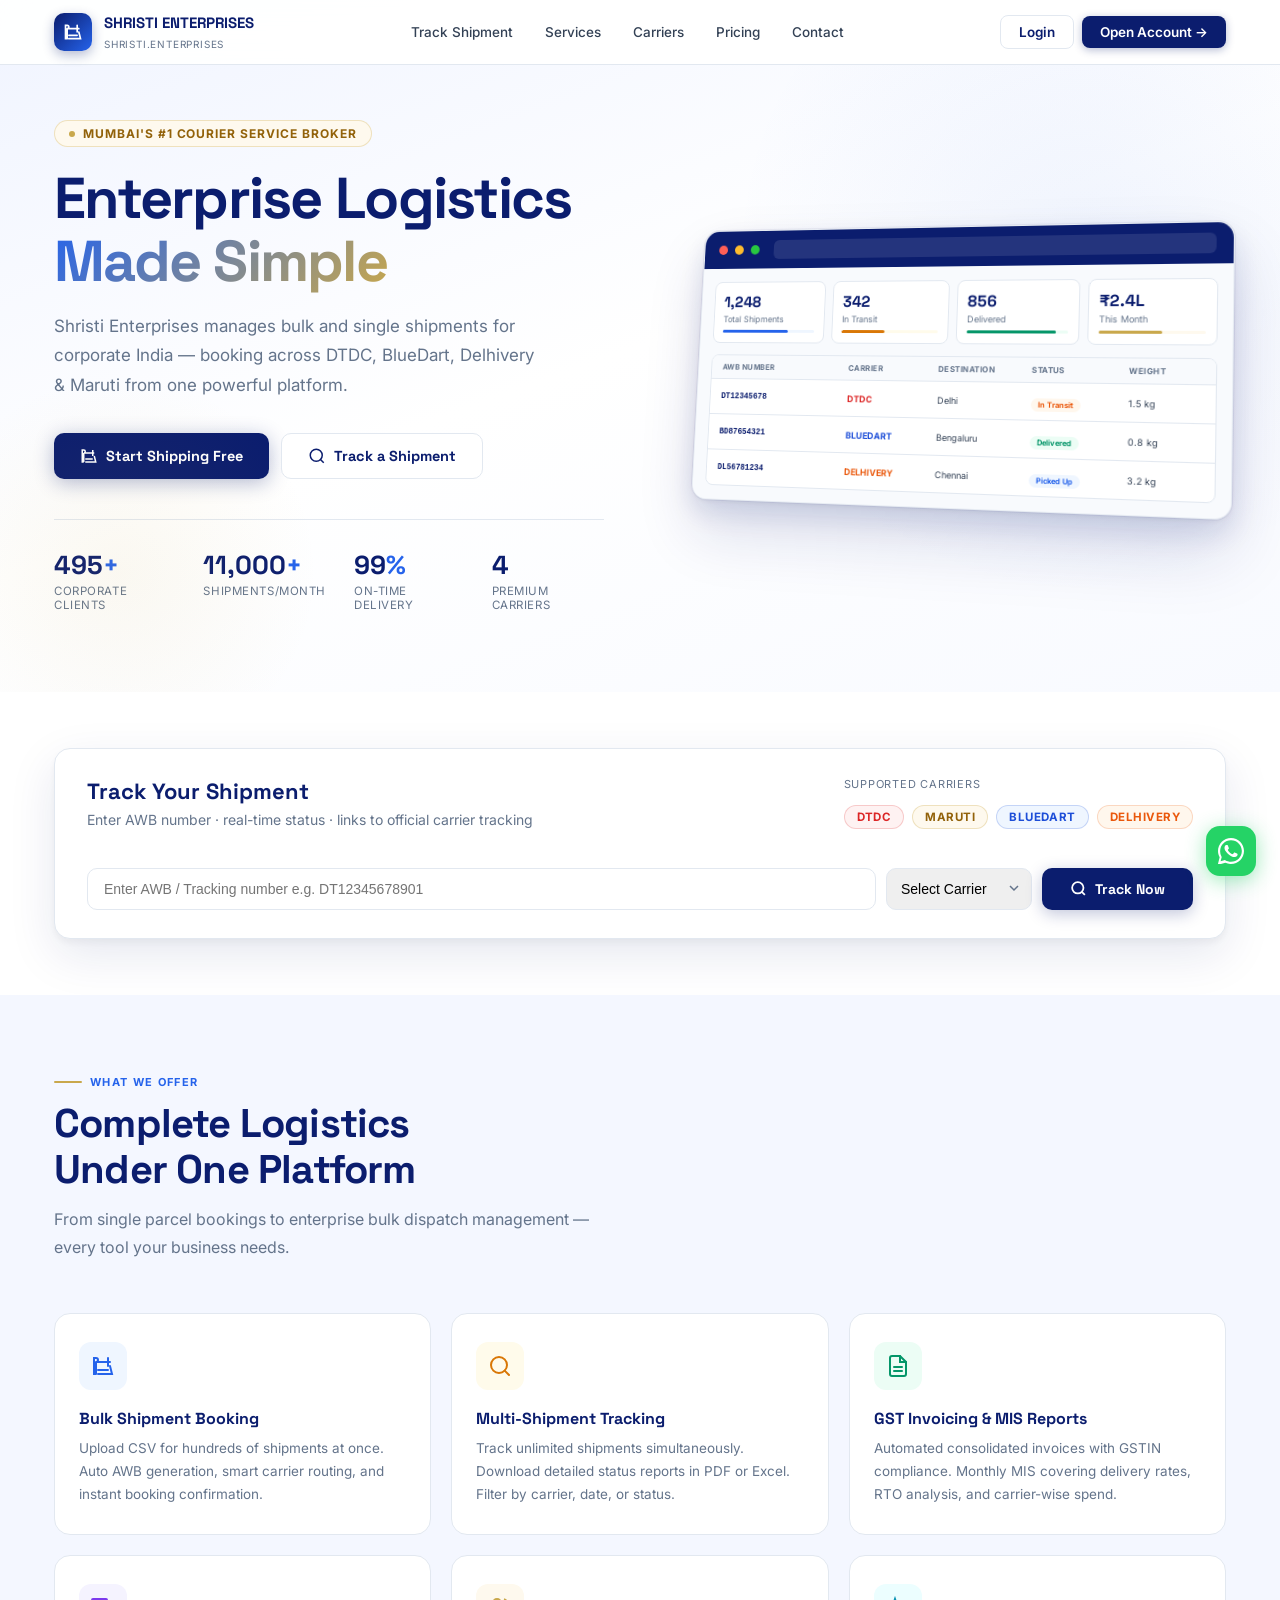
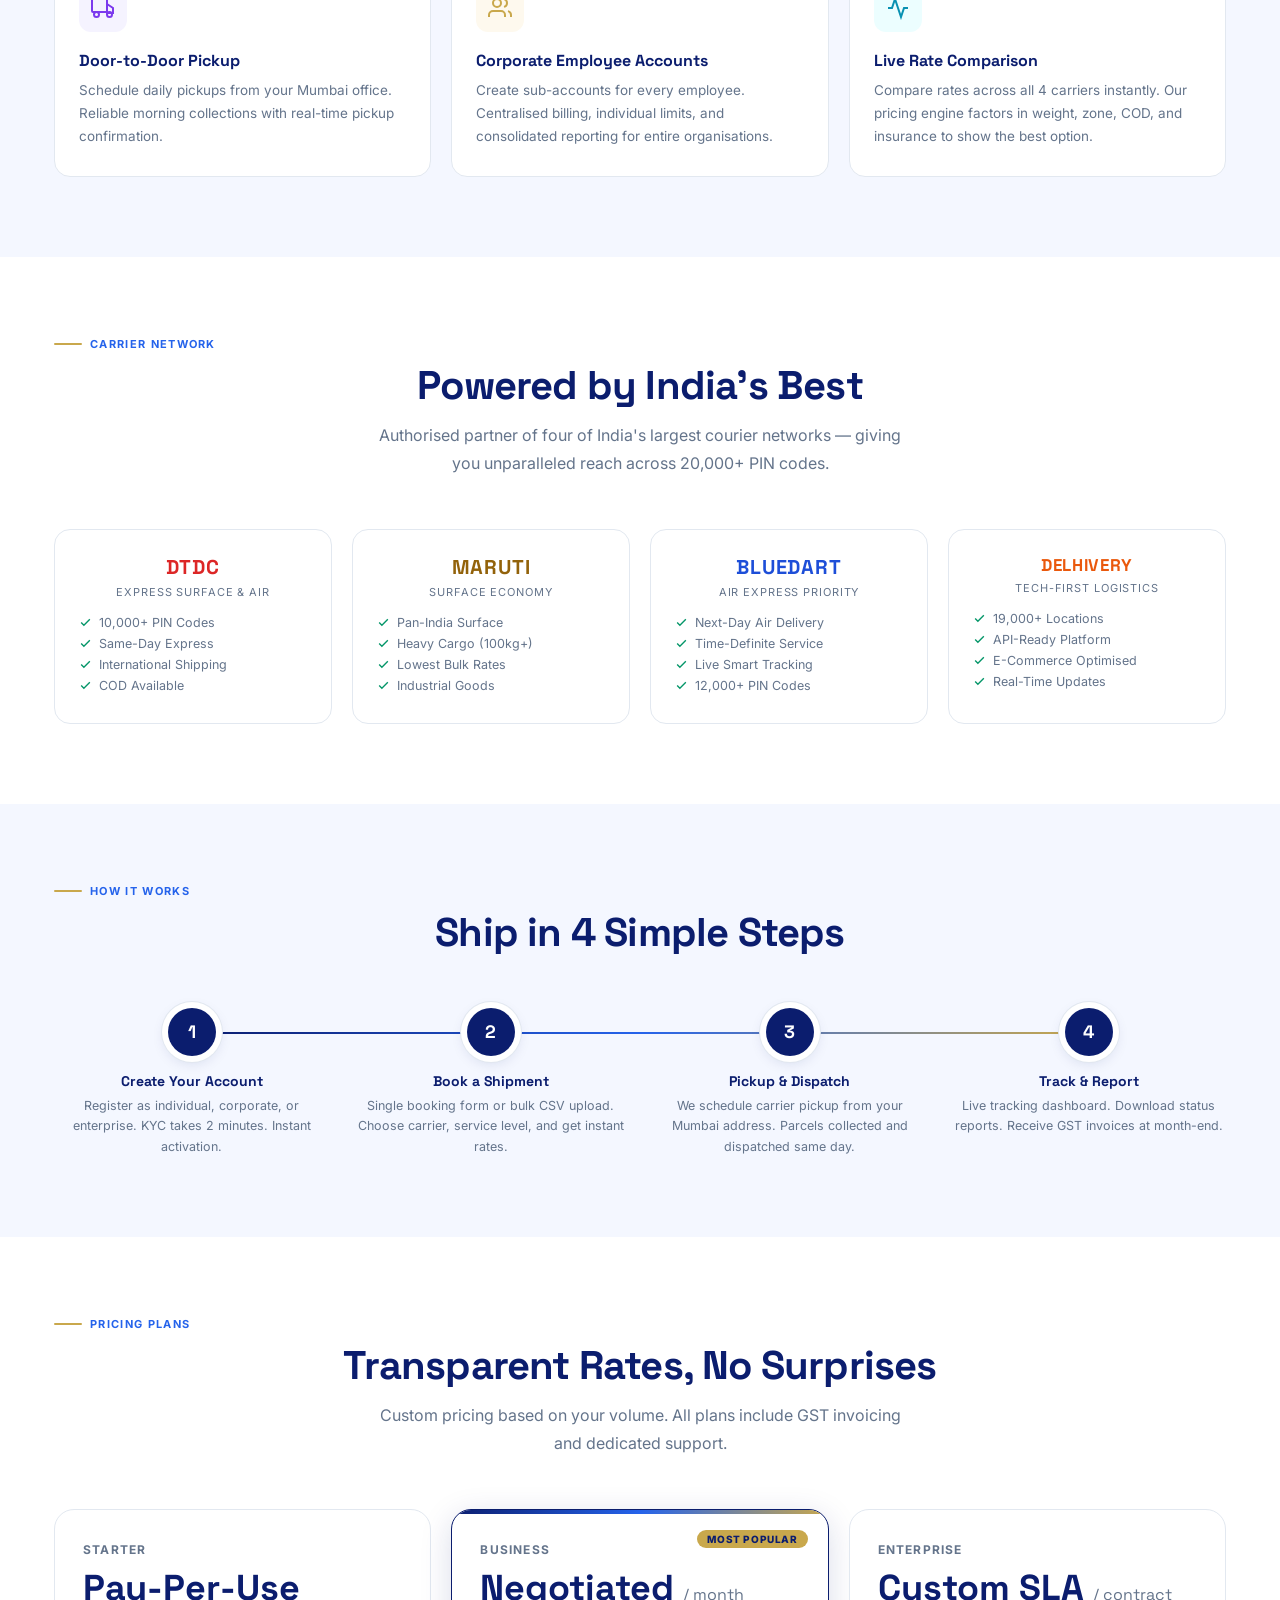
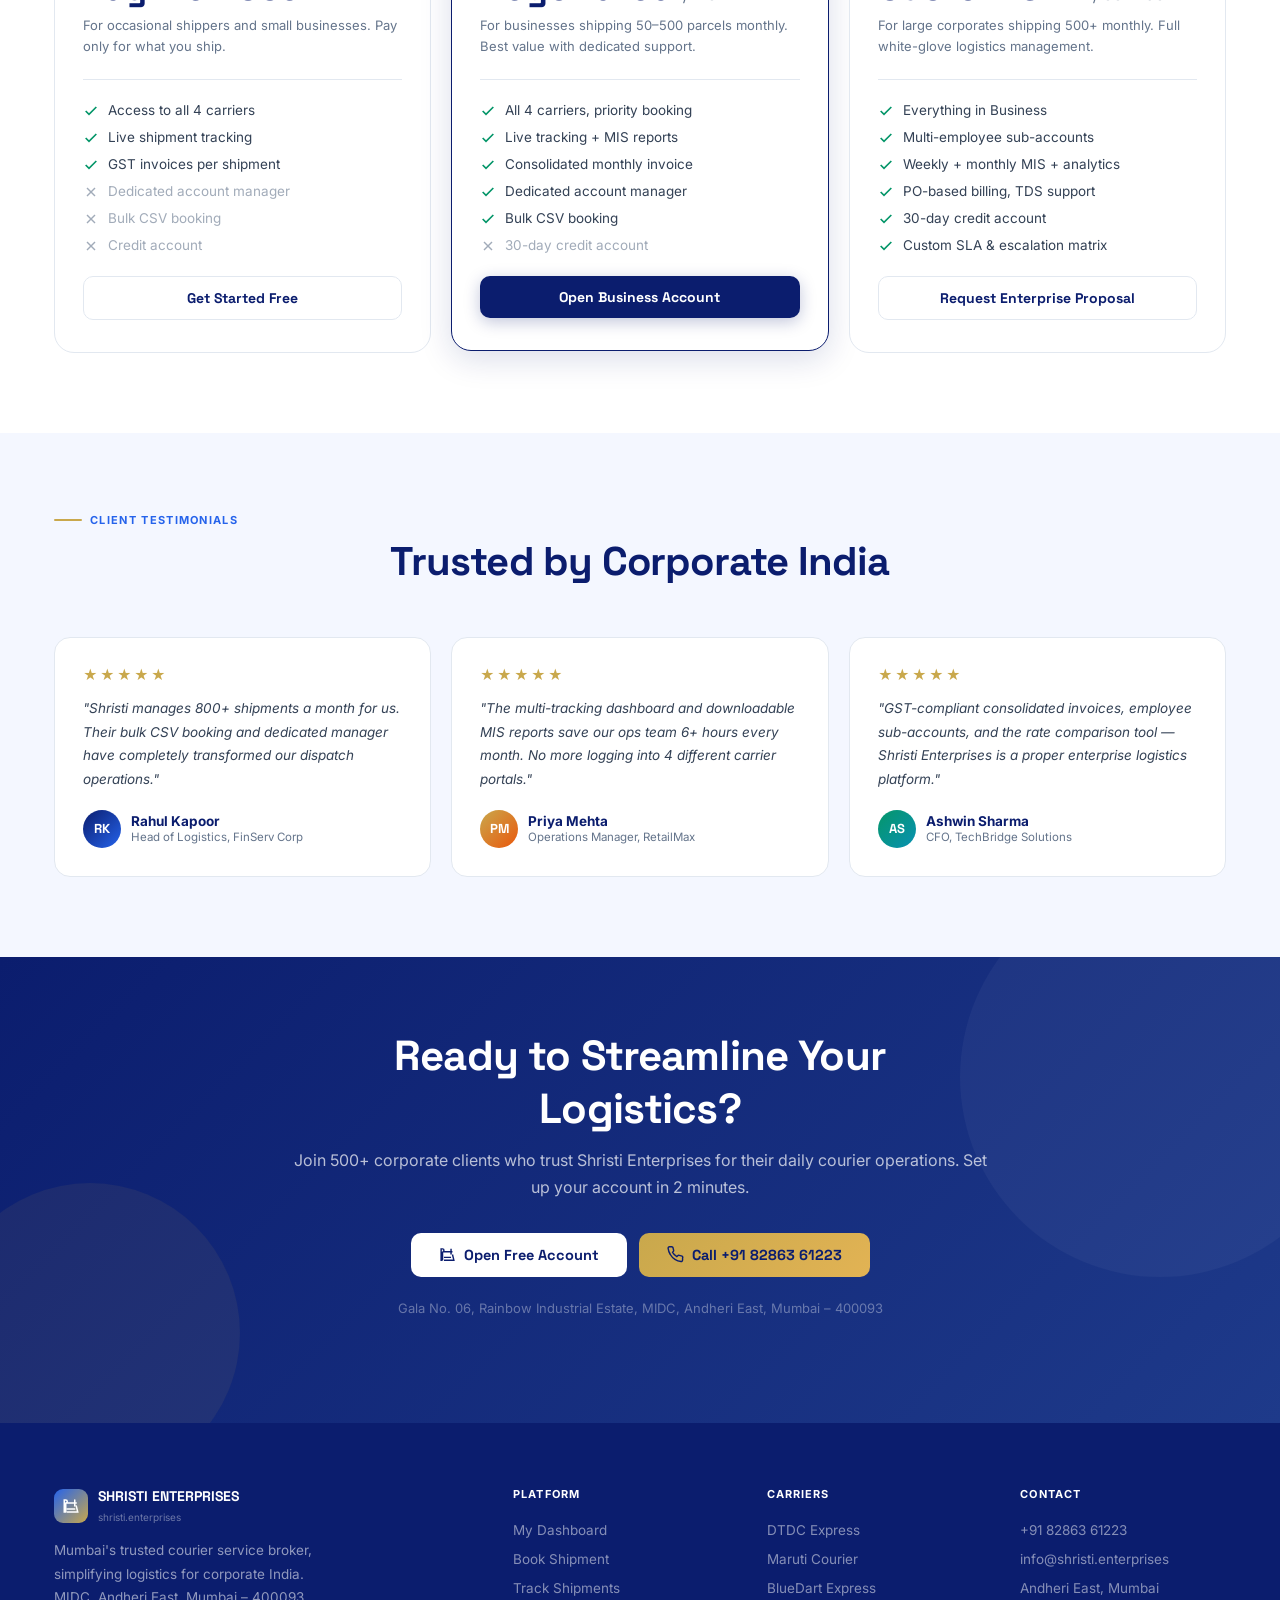
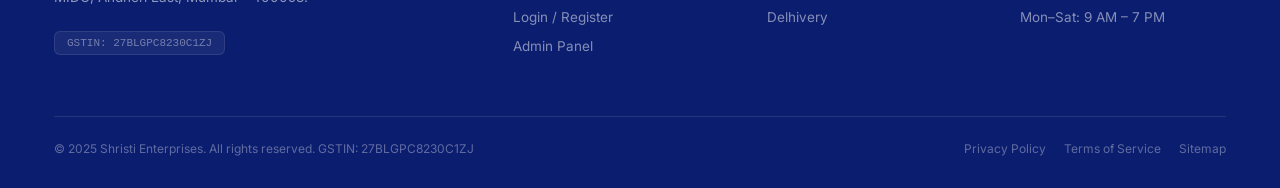
<file: index.html>
<!DOCTYPE html>
<html lang="en">
<head>
<meta charset="UTF-8"/><meta name="viewport" content="width=device-width,initial-scale=1"/>
<title>Shristi Enterprises – India's Premier Courier Broker | shristi.enterprises</title>
<link href="https://fonts.googleapis.com/css2?family=Space+Grotesk:wght@400;500;600;700;800&family=Inter:wght@300;400;500;600&display=swap" rel="stylesheet"/>
<style>
:root{--navy:#0B1D6E;--navy2:#1E3A8A;--blue:#2563EB;--blue2:#3B82F6;--blue-light:#DBEAFE;--blue-xlight:#EFF6FF;--gold:#C9A84C;--gold2:#E2B354;--gold-light:#FEF9EE;--text:#0F172A;--text2:#334155;--muted:#64748B;--border:#E2E8F0;--white:#FFFFFF;--bg:#F4F7FF;--success:#059669;--r:12px;}
*,*::before,*::after{box-sizing:border-box;margin:0;padding:0;}
html{scroll-behavior:smooth;}
body{font-family:'Inter',sans-serif;background:var(--white);color:var(--text);-webkit-font-smoothing:antialiased;overflow-x:hidden;}
::-webkit-scrollbar{width:5px;} ::-webkit-scrollbar-thumb{background:#CBD5E1;border-radius:3px;}
a{text-decoration:none;color:inherit;}
/* NAV */
nav{position:fixed;top:0;left:0;right:0;z-index:500;background:rgba(255,255,255,0.92);backdrop-filter:blur(16px);border-bottom:1px solid var(--border);padding:0;transition:box-shadow 0.3s;}
nav.scrolled{box-shadow:0 2px 16px rgba(11,29,110,0.1);}
.nav-inner{max-width:1220px;margin:0 auto;padding:0 24px;height:64px;display:flex;align-items:center;justify-content:space-between;}
.nav-logo{display:flex;align-items:center;gap:12px;}
.nav-logo-icon{width:38px;height:38px;border-radius:10px;background:linear-gradient(135deg,var(--navy),var(--blue));display:flex;align-items:center;justify-content:center;box-shadow:0 4px 12px rgba(11,29,110,0.3);}
.nav-logo-icon svg{width:20px;height:20px;color:#fff;}
.nav-logo-text strong{display:block;font-family:'Space Grotesk',sans-serif;font-size:15px;font-weight:700;color:var(--navy);}
.nav-logo-text span{font-size:10px;color:var(--muted);text-transform:uppercase;letter-spacing:0.08em;}
.nav-links{display:flex;align-items:center;gap:4px;}
.nav-links a{padding:7px 14px;border-radius:8px;font-size:13.5px;font-weight:500;color:var(--text2);transition:all 0.2s;}
.nav-links a:hover{background:var(--bg);color:var(--navy);}
.nav-links a.active{color:var(--blue);font-weight:600;}
.nav-cta-group{display:flex;align-items:center;gap:8px;}
.btn-nav-login{padding:8px 18px;border-radius:8px;font-size:13.5px;font-weight:600;color:var(--navy);border:1.5px solid var(--border);background:var(--white);cursor:pointer;transition:all 0.2s;}
.btn-nav-login:hover{border-color:var(--navy);background:var(--bg);}
.btn-nav-signup{padding:8px 18px;border-radius:8px;font-size:13.5px;font-weight:600;color:#fff;background:var(--navy);cursor:pointer;transition:all 0.2s;box-shadow:0 2px 8px rgba(11,29,110,0.3);}
.btn-nav-signup:hover{background:var(--navy2);transform:translateY(-1px);}
/* HERO */
.hero{padding:120px 0 80px;background:linear-gradient(160deg,#F0F4FF 0%,#FFFFFF 50%,#F8FAFF 100%);position:relative;overflow:hidden;}
.hero::before{content:'';position:absolute;top:-100px;right:-150px;width:700px;height:700px;border-radius:50%;background:radial-gradient(circle,rgba(37,99,235,0.07) 0%,transparent 70%);pointer-events:none;}
.hero::after{content:'';position:absolute;bottom:-80px;left:-80px;width:400px;height:400px;border-radius:50%;background:radial-gradient(circle,rgba(201,168,76,0.08) 0%,transparent 70%);pointer-events:none;}
.hero-inner{max-width:1220px;margin:0 auto;padding:0 24px;display:grid;grid-template-columns:1fr 1fr;gap:72px;align-items:center;}
.hero-eyebrow{display:inline-flex;align-items:center;gap:8px;background:var(--gold-light);border:1px solid rgba(201,168,76,0.3);border-radius:20px;padding:5px 14px;font-size:12px;font-weight:700;color:#92620A;text-transform:uppercase;letter-spacing:0.08em;margin-bottom:20px;}
.hero-eyebrow span{width:6px;height:6px;border-radius:50%;background:var(--gold);animation:blink 2s infinite;}
@keyframes blink{0%,100%{opacity:1}50%{opacity:0.3}}
h1.hero-title{font-family:'Space Grotesk',sans-serif;font-size:clamp(36px,4.5vw,58px);font-weight:800;color:var(--navy);line-height:1.1;letter-spacing:-0.03em;margin-bottom:18px;}
h1.hero-title .accent{background:linear-gradient(135deg,var(--blue) 0%,var(--gold) 100%);-webkit-background-clip:text;-webkit-text-fill-color:transparent;background-clip:text;}
.hero-sub{font-size:17px;color:var(--muted);line-height:1.75;max-width:480px;margin-bottom:32px;}
.hero-btns{display:flex;gap:12px;flex-wrap:wrap;margin-bottom:40px;}
.btn-hero-primary{display:inline-flex;align-items:center;gap:8px;padding:13px 26px;background:var(--navy);color:#fff;border-radius:10px;font-size:14.5px;font-weight:700;font-family:'Space Grotesk',sans-serif;box-shadow:0 4px 20px rgba(11,29,110,0.3);transition:all 0.25s;}
.btn-hero-primary:hover{background:var(--navy2);transform:translateY(-2px);box-shadow:0 8px 32px rgba(11,29,110,0.38);}
.btn-hero-secondary{display:inline-flex;align-items:center;gap:8px;padding:13px 26px;background:var(--white);color:var(--navy);border-radius:10px;font-size:14.5px;font-weight:700;font-family:'Space Grotesk',sans-serif;border:1.5px solid var(--border);transition:all 0.25s;}
.btn-hero-secondary:hover{border-color:var(--navy);background:var(--bg);transform:translateY(-2px);}
.hero-stats{display:flex;gap:28px;padding-top:28px;border-top:1px solid var(--border);}
.h-stat .num{font-family:'Space Grotesk',sans-serif;font-size:26px;font-weight:800;color:var(--navy);}
.h-stat .num span{color:var(--blue);}
.h-stat .lbl{font-size:11.5px;color:var(--muted);margin-top:2px;text-transform:uppercase;letter-spacing:0.05em;}
/* 3D DASHBOARD MOCKUP */
.hero-visual{perspective:1200px;}
.mockup-wrap{transform:rotateX(6deg) rotateY(-14deg) rotateZ(2deg);transform-style:preserve-3d;border-radius:16px;box-shadow:0 2px 4px rgba(0,0,0,0.04),0 12px 28px rgba(11,29,110,0.12),0 32px 64px rgba(11,29,110,0.14),0 0 0 1px rgba(11,29,110,0.06);background:var(--white);overflow:hidden;border:1px solid rgba(226,232,240,0.8);transition:transform 0.5s ease;}
.hero-visual:hover .mockup-wrap{transform:rotateX(3deg) rotateY(-8deg) rotateZ(1deg);}
.mock-topbar{background:var(--navy);padding:10px 16px;display:flex;align-items:center;gap:8px;}
.mock-dot{width:10px;height:10px;border-radius:50%;}
.mock-search{flex:1;background:rgba(255,255,255,0.1);border-radius:6px;height:20px;margin-left:8px;}
.mock-body{padding:14px;background:#F8FAFD;}
.mock-stats-row{display:grid;grid-template-columns:repeat(4,1fr);gap:8px;margin-bottom:12px;}
.mock-stat{background:var(--white);border-radius:8px;padding:10px;border:1px solid var(--border);}
.mock-stat-num{font-family:'Space Grotesk',sans-serif;font-size:16px;font-weight:800;color:var(--navy);}
.mock-stat-lbl{font-size:9px;color:var(--muted);margin-top:2px;}
.mock-stat-bar{height:3px;border-radius:2px;margin-top:6px;}
.mock-table-wrap{background:var(--white);border-radius:8px;border:1px solid var(--border);overflow:hidden;}
.mock-table-head{background:#F8FAFD;display:grid;grid-template-columns:1.5fr 1fr 1fr 1fr 0.8fr;padding:7px 12px;gap:8px;}
.mock-th{font-size:8px;font-weight:700;color:var(--muted);text-transform:uppercase;letter-spacing:0.06em;}
.mock-row{display:grid;grid-template-columns:1.5fr 1fr 1fr 1fr 0.8fr;padding:8px 12px;gap:8px;border-top:1px solid var(--border);align-items:center;}
.mock-cell{font-size:9px;color:var(--text2);}
.mock-awb{font-family:monospace;font-size:8.5px;font-weight:600;color:var(--navy);}
.mock-badge{display:inline-block;padding:2px 7px;border-radius:10px;font-size:7.5px;font-weight:700;}
.mock-badge.transit{background:#FFF7ED;color:#EA580C;}
.mock-badge.delivered{background:#ECFDF5;color:#059669;}
.mock-badge.pickup{background:#EFF6FF;color:#2563EB;}
/* TRACK WIDGET */
.track-widget{background:var(--white);border:1px solid var(--border);border-radius:16px;padding:28px 32px;margin:56px 0;box-shadow:0 4px 6px rgba(0,0,0,0.04),0 16px 48px rgba(11,29,110,0.1);}
.track-widget-title{font-family:'Space Grotesk',sans-serif;font-size:22px;font-weight:700;color:var(--navy);margin-bottom:6px;}
.track-widget-sub{font-size:14px;color:var(--muted);margin-bottom:20px;}
.track-form{display:flex;gap:10px;flex-wrap:wrap;}
.track-input{flex:1;min-width:260px;padding:12px 16px;border:1.5px solid var(--border);border-radius:10px;font-size:14px;outline:none;transition:all 0.2s;}
.track-input:focus{border-color:var(--blue);box-shadow:0 0 0 3px rgba(37,99,235,0.1);}
.track-select{padding:12px 36px 12px 14px;border:1.5px solid var(--border);border-radius:10px;font-size:14px;outline:none;appearance:none;background-image:url("data:image/svg+xml,%3Csvg xmlns='http://www.w3.org/2000/svg' width='10' height='7'%3E%3Cpath d='M1 1l4 4 4-4' stroke='%2364748B' stroke-width='1.5' fill='none'/%3E%3C/svg%3E");background-repeat:no-repeat;background-position:right 12px center;cursor:pointer;transition:border-color 0.2s;}
.track-select:focus{border-color:var(--blue);}
.track-btn{padding:12px 28px;background:var(--navy);color:#fff;border:none;border-radius:10px;font-size:14px;font-weight:700;cursor:pointer;display:flex;align-items:center;gap:8px;transition:all 0.25s;font-family:'Space Grotesk',sans-serif;white-space:nowrap;box-shadow:0 4px 16px rgba(11,29,110,0.25);}
.track-btn:hover{background:var(--navy2);transform:translateY(-1px);}
.carrier-pills{display:flex;gap:8px;margin-top:14px;flex-wrap:wrap;}
.cp{padding:4px 12px;border-radius:20px;font-size:11.5px;font-weight:700;border:1.5px solid;letter-spacing:0.04em;}
.cp-dtdc{color:#DC2626;border-color:rgba(220,38,38,0.2);background:#FEF2F2;}
.cp-bd{color:#1D4ED8;border-color:rgba(29,78,216,0.2);background:#EFF6FF;}
.cp-dl{color:#EA580C;border-color:rgba(234,88,12,0.2);background:#FFF7ED;}
.cp-mr{color:#92620A;border-color:rgba(201,168,76,0.3);background:var(--gold-light);}
/* SECTIONS */
.container{max-width:1220px;margin:0 auto;padding:0 24px;}
.section{padding:80px 0;}
.section-alt{background:var(--bg);}
.section-label{display:flex;align-items:center;gap:8px;font-size:11px;font-weight:700;text-transform:uppercase;letter-spacing:0.12em;color:var(--blue);margin-bottom:12px;}
.section-label::before{content:'';width:28px;height:2px;background:var(--gold);border-radius:1px;}
.section-title{font-family:'Space Grotesk',sans-serif;font-size:clamp(26px,3.5vw,40px);font-weight:800;color:var(--navy);letter-spacing:-0.02em;margin-bottom:12px;line-height:1.15;}
.section-sub{font-size:16px;color:var(--muted);line-height:1.75;max-width:540px;}
.section-head{margin-bottom:52px;}
.section-head.ctr{text-align:center;}.section-head.ctr .section-sub{margin:0 auto;}
/* SERVICES GRID */
.srv-grid{display:grid;grid-template-columns:repeat(3,1fr);gap:20px;}
.srv-card{background:var(--white);border:1.5px solid var(--border);border-radius:16px;padding:28px 24px;transition:all 0.3s;position:relative;overflow:hidden;}
.srv-card::after{content:'';position:absolute;bottom:0;left:0;right:0;height:3px;background:var(--sc-accent,var(--blue));opacity:0;transition:opacity 0.3s;}
.srv-card:hover{box-shadow:0 4px 6px rgba(0,0,0,0.04),0 16px 48px rgba(11,29,110,0.1);transform:translateY(-4px);border-color:transparent;}
.srv-card:hover::after{opacity:1;}
.srv-icon{width:48px;height:48px;border-radius:12px;display:flex;align-items:center;justify-content:center;margin-bottom:18px;}
.srv-icon svg{width:24px;height:24px;}
.srv-card h3{font-family:'Space Grotesk',sans-serif;font-size:16px;font-weight:700;color:var(--navy);margin-bottom:8px;}
.srv-card p{font-size:13.5px;color:var(--muted);line-height:1.7;}
/* CARRIERS */
.carrier-grid{display:grid;grid-template-columns:repeat(4,1fr);gap:20px;}
.c-card{background:var(--white);border:1.5px solid var(--border);border-radius:16px;padding:24px;text-align:center;transition:all 0.3s;}
.c-card:hover{box-shadow:0 8px 32px rgba(11,29,110,0.1);transform:translateY(-3px);border-color:transparent;}
.c-name{font-family:'Space Grotesk',sans-serif;font-size:20px;font-weight:900;letter-spacing:0.04em;margin-bottom:5px;}
.c-mode{font-size:11px;color:var(--muted);text-transform:uppercase;letter-spacing:0.08em;margin-bottom:16px;}
.c-feat{display:flex;align-items:center;gap:7px;font-size:12.5px;color:var(--muted);margin-bottom:6px;text-align:left;}
.c-feat svg{width:13px;height:13px;color:var(--success);flex-shrink:0;}
/* PROCESS */
.process-grid{display:grid;grid-template-columns:repeat(4,1fr);gap:24px;position:relative;}
.process-grid::before{content:'';position:absolute;top:24px;left:12%;right:12%;height:2px;background:linear-gradient(90deg,var(--navy),var(--blue),var(--gold));z-index:0;border-radius:1px;}
.proc-step{text-align:center;position:relative;z-index:1;}
.proc-num{width:48px;height:48px;border-radius:50%;background:var(--navy);color:#fff;font-family:'Space Grotesk',sans-serif;font-size:18px;font-weight:800;display:flex;align-items:center;justify-content:center;margin:0 auto 16px;box-shadow:0 0 0 6px var(--white),0 0 0 7px var(--border),0 4px 16px rgba(11,29,110,0.2);}
.proc-step h4{font-family:'Space Grotesk',sans-serif;font-size:14px;font-weight:700;color:var(--navy);margin-bottom:6px;}
.proc-step p{font-size:12.5px;color:var(--muted);line-height:1.65;}
/* PRICING */
.pricing-grid{display:grid;grid-template-columns:repeat(3,1fr);gap:20px;align-items:start;}
.price-card{background:var(--white);border:1.5px solid var(--border);border-radius:20px;padding:32px 28px;position:relative;overflow:hidden;transition:all 0.3s;}
.price-card:hover{box-shadow:var(--shadow-md);transform:translateY(-4px);}
.price-card.featured{border-color:var(--navy);box-shadow:0 8px 32px rgba(11,29,110,0.15);}
.price-card.featured::before{content:'';position:absolute;top:0;left:0;right:0;height:4px;background:linear-gradient(90deg,var(--navy),var(--blue),var(--gold));}
.featured-tag{position:absolute;top:20px;right:20px;background:var(--gold);color:var(--navy);font-size:10px;font-weight:800;padding:3px 10px;border-radius:20px;text-transform:uppercase;letter-spacing:0.06em;}
.plan-name{font-size:12px;font-weight:700;text-transform:uppercase;letter-spacing:0.1em;color:var(--muted);margin-bottom:8px;}
.plan-price{font-family:'Space Grotesk',sans-serif;font-size:36px;font-weight:800;color:var(--navy);margin-bottom:4px;}
.plan-price span{font-size:16px;font-weight:400;color:var(--muted);}
.plan-desc{font-size:13px;color:var(--muted);line-height:1.6;margin-bottom:22px;padding-bottom:22px;border-bottom:1px solid var(--border);}
.plan-feat{display:flex;align-items:flex-start;gap:9px;font-size:13.5px;color:var(--text2);margin-bottom:10px;}
.plan-feat svg{width:16px;height:16px;color:var(--success);flex-shrink:0;margin-top:1px;}
.plan-feat.no svg{color:var(--muted);}
.plan-feat.no{color:var(--muted);opacity:0.6;}
.plan-cta{display:block;width:100%;padding:12px;border-radius:10px;text-align:center;font-size:14px;font-weight:700;margin-top:22px;transition:all 0.25s;cursor:pointer;font-family:'Space Grotesk',sans-serif;}
.plan-cta.navy{background:var(--navy);color:#fff;border:none;box-shadow:0 4px 16px rgba(11,29,110,0.25);}
.plan-cta.navy:hover{background:var(--navy2);transform:translateY(-1px);}
.plan-cta.outline{background:transparent;color:var(--navy);border:1.5px solid var(--border);}
.plan-cta.outline:hover{border-color:var(--navy);background:var(--bg);}
/* TESTIMONIALS */
.testi-grid{display:grid;grid-template-columns:repeat(3,1fr);gap:20px;}
.testi-card{background:var(--white);border:1.5px solid var(--border);border-radius:16px;padding:28px;transition:all 0.3s;}
.testi-card:hover{box-shadow:var(--shadow);transform:translateY(-3px);}
.testi-stars{font-size:14px;color:var(--gold);letter-spacing:2px;margin-bottom:14px;}
.testi-text{font-size:13.5px;color:var(--text2);line-height:1.75;font-style:italic;margin-bottom:18px;}
.testi-author{display:flex;align-items:center;gap:10px;}
.t-av{width:38px;height:38px;border-radius:50%;display:flex;align-items:center;justify-content:center;font-family:'Space Grotesk',sans-serif;font-size:13px;font-weight:800;color:#fff;flex-shrink:0;}
.t-name{font-size:13.5px;font-weight:700;color:var(--navy);}
.t-role{font-size:11.5px;color:var(--muted);margin-top:1px;}
/* CTA BAND */
.cta-band{background:linear-gradient(135deg,var(--navy) 0%,var(--navy2) 100%);padding:72px 0;position:relative;overflow:hidden;}
.cta-band::before{content:'';position:absolute;top:-80px;right:-80px;width:400px;height:400px;border-radius:50%;background:rgba(255,255,255,0.04);}
.cta-band::after{content:'';position:absolute;bottom:-60px;left:-60px;width:300px;height:300px;border-radius:50%;background:rgba(201,168,76,0.08);}
.cta-inner{max-width:700px;margin:0 auto;text-align:center;position:relative;z-index:1;}
.cta-inner h2{font-family:'Space Grotesk',sans-serif;font-size:clamp(28px,3.5vw,42px);font-weight:800;color:#fff;margin-bottom:12px;letter-spacing:-0.02em;}
.cta-inner p{font-size:16px;color:rgba(255,255,255,0.7);margin-bottom:32px;line-height:1.7;}
.cta-btns{display:flex;gap:12px;justify-content:center;flex-wrap:wrap;}
.btn-cta-white{display:inline-flex;align-items:center;gap:8px;padding:13px 28px;background:#fff;color:var(--navy);border-radius:10px;font-size:14.5px;font-weight:700;transition:all 0.25s;font-family:'Space Grotesk',sans-serif;}
.btn-cta-white:hover{transform:translateY(-2px);box-shadow:0 8px 24px rgba(0,0,0,0.15);}
.btn-cta-gold{display:inline-flex;align-items:center;gap:8px;padding:13px 28px;background:linear-gradient(135deg,var(--gold),var(--gold2));color:var(--navy);border-radius:10px;font-size:14.5px;font-weight:700;transition:all 0.25s;font-family:'Space Grotesk',sans-serif;}
.btn-cta-gold:hover{transform:translateY(-2px);box-shadow:0 8px 24px rgba(201,168,76,0.4);}
/* FOOTER */
footer{background:var(--navy);padding:64px 0 32px;}
.footer-grid{display:grid;grid-template-columns:2fr 1fr 1fr 1fr;gap:48px;margin-bottom:52px;}
.footer-brand p{font-size:13.5px;color:rgba(255,255,255,0.55);line-height:1.75;margin:14px 0 20px;max-width:280px;}
.footer-gst{font-size:11px;font-family:monospace;color:rgba(255,255,255,0.4);background:rgba(255,255,255,0.06);border:1px solid rgba(255,255,255,0.1);display:inline-block;padding:5px 12px;border-radius:6px;}
.footer-col h5{font-size:11px;font-weight:700;text-transform:uppercase;letter-spacing:0.1em;color:#fff;margin-bottom:18px;}
.footer-col ul{list-style:none;}
.footer-col li{margin-bottom:9px;}
.footer-col a{font-size:13.5px;color:rgba(255,255,255,0.5);transition:color 0.2s;}
.footer-col a:hover{color:#fff;}
.footer-bottom{border-top:1px solid rgba(255,255,255,0.1);padding-top:24px;display:flex;justify-content:space-between;align-items:center;flex-wrap:wrap;gap:10px;}
.footer-bottom p{font-size:12px;color:rgba(255,255,255,0.35);}
.footer-legal{display:flex;gap:18px;}
.footer-legal a{font-size:12px;color:rgba(255,255,255,0.35);transition:color 0.2s;}
.footer-legal a:hover{color:rgba(255,255,255,0.7);}
/* TRACK RESULT */
.track-result{display:none;margin-top:24px;animation:fadeIn 0.3s ease;}
.track-result.show{display:block;}
@keyframes fadeIn{from{opacity:0;transform:translateY(8px)}to{opacity:1;transform:translateY(0)}}
.result-card{background:var(--bg);border:1.5px solid var(--border);border-radius:12px;padding:20px;}
.result-top{display:flex;align-items:center;gap:14px;margin-bottom:16px;flex-wrap:wrap;}
.result-awb{font-family:'JetBrains Mono',monospace;font-size:18px;font-weight:700;color:var(--navy);}
.status-badge{padding:5px 14px;border-radius:20px;font-size:12px;font-weight:700;}
.result-meta{display:grid;grid-template-columns:repeat(4,1fr);gap:12px;margin-bottom:18px;}
.rm{background:var(--white);border:1px solid var(--border);border-radius:8px;padding:12px;}
.rm-l{font-size:10px;font-weight:700;color:var(--muted);text-transform:uppercase;letter-spacing:0.07em;margin-bottom:3px;}
.rm-v{font-size:13.5px;font-weight:600;color:var(--text);}
.rm-v.gold{color:var(--gold);}
.timeline{position:relative;padding-left:28px;}
.timeline::before{content:'';position:absolute;left:9px;top:4px;bottom:4px;width:2px;background:var(--border);}
.tl-item{position:relative;margin-bottom:16px;}
.tl-dot{position:absolute;left:-24px;top:2px;width:12px;height:12px;border-radius:50%;background:var(--muted);border:2px solid var(--white);box-shadow:0 0 0 1px var(--border);}
.tl-item.done .tl-dot{background:var(--success);}
.tl-item.active .tl-dot{background:var(--blue);box-shadow:0 0 0 4px rgba(37,99,235,0.15);}
.tl-ev{font-size:13px;font-weight:600;color:var(--text);}
.tl-item.active .tl-ev{color:var(--blue);}
.tl-mt{font-size:11.5px;color:var(--muted);}
.carrier-note{margin-top:14px;padding:12px 16px;background:var(--blue-xlight);border:1px solid var(--blue-light);border-radius:8px;font-size:12.5px;color:var(--navy);display:flex;gap:10px;align-items:flex-start;}
.carrier-note svg{width:15px;height:15px;flex-shrink:0;margin-top:1px;color:var(--blue);}
.btn-open-carrier{display:inline-flex;align-items:center;gap:6px;margin-top:8px;padding:7px 16px;background:var(--navy);color:#fff;border-radius:7px;font-size:12.5px;font-weight:700;cursor:pointer;border:none;font-family:inherit;transition:all 0.2s;}
.btn-open-carrier:hover{background:var(--navy2);}
.btn-copy-awb{display:inline-flex;align-items:center;gap:6px;margin-top:4px;padding:5px 12px;background:rgba(37,99,235,0.1);color:var(--blue);border-radius:6px;font-size:11.5px;font-weight:700;cursor:pointer;border:1px solid var(--blue-light);font-family:inherit;transition:all 0.2s;}
/* RESPONSIVE */
@media(max-width:1024px){
  .hero-inner{grid-template-columns:1fr;} .hero-visual{display:none;}
  .carrier-grid{grid-template-columns:1fr 1fr;}
  .srv-grid{grid-template-columns:1fr 1fr;}
  .footer-grid{grid-template-columns:1fr 1fr;}
  .pricing-grid{grid-template-columns:1fr;}
}
@media(max-width:768px){
  .srv-grid,.carrier-grid,.testi-grid,.pricing-grid{grid-template-columns:1fr;}
  .process-grid{grid-template-columns:1fr 1fr;}
  .process-grid::before{display:none;}
  .hero-stats{flex-direction:column;gap:12px;}
  .hero-btns{flex-direction:column;}
  .track-form{flex-direction:column;}
  .result-meta{grid-template-columns:1fr 1fr;}
  nav{} .nav-links{display:none;}
}
</style>
</head>
<body>
<nav id="mainNav">
  <div class="nav-inner">
    <a href="index.html" class="nav-logo">
      <div class="nav-logo-icon"><svg viewBox="0 0 24 24" fill="none" stroke="currentColor" stroke-width="2" stroke-linecap="round"><path d="M5 8h14M5 8a2 2 0 1 0 0-4H3v16h2M5 8v12m14-8 2 8H7m10-8V4M7 16h10"/></svg></div>
      <div class="nav-logo-text"><strong>SHRISTI ENTERPRISES</strong><span>shristi.enterprises</span></div>
    </a>
    <div class="nav-links">
      <a href="#track">Track Shipment</a>
      <a href="#services">Services</a>
      <a href="#carriers">Carriers</a>
      <a href="#pricing">Pricing</a>
      <a href="#contact">Contact</a>
    </div>
    <div class="nav-cta-group">
      <a href="login.html" class="btn-nav-login">Login</a>
      <a href="login.html?tab=register" class="btn-nav-signup">Open Account →</a>
    </div>
  </div>
</nav>

<!-- HERO -->
<section class="hero">
  <div class="hero-inner">
    <div>
      <div class="hero-eyebrow"><span></span>Mumbai's #1 Courier Service Broker</div>
      <h1 class="hero-title">Enterprise Logistics<br><span class="accent">Made Simple</span></h1>
      <p class="hero-sub">Shristi Enterprises manages bulk and single shipments for corporate India — booking across DTDC, BlueDart, Delhivery & Maruti from one powerful platform.</p>
      <div class="hero-btns">
        <a href="login.html?tab=register" class="btn-hero-primary">
          <svg width="18" height="18" viewBox="0 0 24 24" fill="none" stroke="currentColor" stroke-width="2"><path d="M5 8h14M5 8a2 2 0 1 0 0-4H3v16h2M5 8v12m14-8 2 8H7m10-8V4M7 16h10"/></svg>
          Start Shipping Free
        </a>
        <a href="#track" class="btn-hero-secondary">
          <svg width="18" height="18" viewBox="0 0 24 24" fill="none" stroke="currentColor" stroke-width="2"><circle cx="11" cy="11" r="8"/><path d="m21 21-4.35-4.35"/></svg>
          Track a Shipment
        </a>
      </div>
      <div class="hero-stats">
        <div class="h-stat"><div class="num" id="ctr1">0<span>+</span></div><div class="lbl">Corporate Clients</div></div>
        <div class="h-stat"><div class="num" id="ctr2">0<span>+</span></div><div class="lbl">Shipments/Month</div></div>
        <div class="h-stat"><div class="num" id="ctr3">0<span>%</span></div><div class="lbl">On-Time Delivery</div></div>
        <div class="h-stat"><div class="num">4</div><div class="lbl">Premium Carriers</div></div>
      </div>
    </div>
    <div class="hero-visual">
      <div class="mockup-wrap">
        <div class="mock-topbar">
          <div class="mock-dot" style="background:#FF5F57"></div>
          <div class="mock-dot" style="background:#FEBC2E"></div>
          <div class="mock-dot" style="background:#28C840"></div>
          <div class="mock-search"></div>
        </div>
        <div class="mock-body">
          <div class="mock-stats-row">
            <div class="mock-stat"><div class="mock-stat-num">1,248</div><div class="mock-stat-lbl">Total Shipments</div><div class="mock-stat-bar" style="background:#EFF6FF;"><div style="width:72%;height:100%;background:#2563EB;border-radius:2px;"></div></div></div>
            <div class="mock-stat"><div class="mock-stat-num">342</div><div class="mock-stat-lbl">In Transit</div><div class="mock-stat-bar" style="background:#FFFBEB;"><div style="width:45%;height:100%;background:#D97706;border-radius:2px;"></div></div></div>
            <div class="mock-stat"><div class="mock-stat-num">856</div><div class="mock-stat-lbl">Delivered</div><div class="mock-stat-bar" style="background:#ECFDF5;"><div style="width:88%;height:100%;background:#059669;border-radius:2px;"></div></div></div>
            <div class="mock-stat"><div class="mock-stat-num">₹2.4L</div><div class="mock-stat-lbl">This Month</div><div class="mock-stat-bar" style="background:var(--gold-light);"><div style="width:60%;height:100%;background:var(--gold);border-radius:2px;"></div></div></div>
          </div>
          <div class="mock-table-wrap">
            <div class="mock-table-head">
              <div class="mock-th">AWB Number</div><div class="mock-th">Carrier</div><div class="mock-th">Destination</div><div class="mock-th">Status</div><div class="mock-th">Weight</div>
            </div>
            <div class="mock-row"><div class="mock-awb">DT12345678</div><div class="mock-cell" style="color:#DC2626;font-weight:700;font-size:9px;">DTDC</div><div class="mock-cell">Delhi</div><div><span class="mock-badge transit">In Transit</span></div><div class="mock-cell">1.5 kg</div></div>
            <div class="mock-row"><div class="mock-awb">BD87654321</div><div class="mock-cell" style="color:#1D4ED8;font-weight:700;font-size:9px;">BLUEDART</div><div class="mock-cell">Bengaluru</div><div><span class="mock-badge delivered">Delivered</span></div><div class="mock-cell">0.8 kg</div></div>
            <div class="mock-row"><div class="mock-awb">DL56781234</div><div class="mock-cell" style="color:#EA580C;font-weight:700;font-size:9px;">DELHIVERY</div><div class="mock-cell">Chennai</div><div><span class="mock-badge pickup">Picked Up</span></div><div class="mock-cell">3.2 kg</div></div>
          </div>
        </div>
      </div>
    </div>
  </div>
</section>

<!-- TRACK WIDGET -->
<section id="track">
  <div class="container">
    <div class="track-widget">
      <div style="display:flex;align-items:flex-start;justify-content:space-between;flex-wrap:wrap;gap:16px;">
        <div>
          <div class="track-widget-title">Track Your Shipment</div>
          <div class="track-widget-sub">Enter AWB number · real-time status · links to official carrier tracking</div>
        </div>
        <div>
          <div style="font-size:11px;color:var(--muted);text-transform:uppercase;letter-spacing:0.07em;margin-bottom:8px;">Supported Carriers</div>
          <div class="carrier-pills">
            <span class="cp cp-dtdc">DTDC</span><span class="cp cp-mr">MARUTI</span>
            <span class="cp cp-bd">BLUEDART</span><span class="cp cp-dl">DELHIVERY</span>
          </div>
        </div>
      </div>
      <div class="track-form" style="margin-top:20px;">
        <input class="track-input" id="tAwb" placeholder="Enter AWB / Tracking number e.g. DT12345678901" />
        <select class="track-select" id="tCarrier">
          <option value="">Select Carrier</option>
          <option value="dtdc">DTDC Express</option>
          <option value="maruti">Maruti Courier</option>
          <option value="bluedart">BlueDart</option>
          <option value="delhivery">Delhivery</option>
        </select>
        <button class="track-btn" onclick="doTrack()">
          <svg width="17" height="17" viewBox="0 0 24 24" fill="none" stroke="currentColor" stroke-width="2.5"><circle cx="11" cy="11" r="8"/><path d="m21 21-4.35-4.35"/></svg>
          Track Now
        </button>
      </div>
      <div id="tErr" style="display:none;margin-top:12px;font-size:13px;color:#DC2626;padding:10px 14px;background:#FEF2F2;border-radius:8px;border:1px solid #FECACA;">Please enter a valid AWB number and select your carrier.</div>
      <div class="track-result" id="tResult">
        <div class="result-card">
          <div class="result-top">
            <div class="result-awb" id="rAwb">—</div>
            <div class="status-badge" id="rBadge" style="background:#FFF7ED;color:#EA580C;border:1px solid #FED7AA;">In Transit</div>
            <span style="font-size:13px;font-weight:700;" id="rCarrierName">—</span>
          </div>
          <div class="result-meta">
            <div class="rm"><div class="rm-l">Origin</div><div class="rm-v">Mumbai, MH</div></div>
            <div class="rm"><div class="rm-l">Destination</div><div class="rm-v" id="rDest">—</div></div>
            <div class="rm"><div class="rm-l">Service</div><div class="rm-v" id="rSvc">—</div></div>
            <div class="rm"><div class="rm-l">Est. Delivery</div><div class="rm-v gold" id="rDate">—</div></div>
          </div>
          <div class="timeline" id="tTimeline"></div>
          <div class="carrier-note">
            <svg viewBox="0 0 24 24" fill="none" stroke="currentColor" stroke-width="2"><circle cx="12" cy="12" r="10"/><path d="M12 16v-4M12 8h.01"/></svg>
            <div>
              <div id="rNote">Tracking data is pulled from the carrier's official platform.</div>
              <div style="display:flex;gap:8px;margin-top:8px;flex-wrap:wrap;">
                <button class="btn-copy-awb" id="copyBtn" onclick="copyAWB()">📋 Copy AWB</button>
                <button class="btn-open-carrier" id="openBtn" onclick="openCarrier()">Open Official Tracker ↗</button>
              </div>
            </div>
          </div>
        </div>
      </div>
    </div>
  </div>
</section>

<!-- SERVICES -->
<section class="section section-alt" id="services">
  <div class="container">
    <div class="section-head">
      <div class="section-label">What We Offer</div>
      <h2 class="section-title">Complete Logistics<br>Under One Platform</h2>
      <p class="section-sub">From single parcel bookings to enterprise bulk dispatch management — every tool your business needs.</p>
    </div>
    <div class="srv-grid">
      <div class="srv-card" style="--sc-accent:#2563EB">
        <div class="srv-icon" style="background:#EFF6FF;color:#2563EB"><svg viewBox="0 0 24 24" fill="none" stroke="currentColor" stroke-width="2" stroke-linecap="round"><path d="M5 8h14M5 8a2 2 0 1 0 0-4H3v16h2M5 8v12m14-8 2 8H7m10-8V4M7 16h10"/></svg></div>
        <h3>Bulk Shipment Booking</h3>
        <p>Upload CSV for hundreds of shipments at once. Auto AWB generation, smart carrier routing, and instant booking confirmation.</p>
      </div>
      <div class="srv-card" style="--sc-accent:#D97706">
        <div class="srv-icon" style="background:#FFFBEB;color:#D97706"><svg viewBox="0 0 24 24" fill="none" stroke="currentColor" stroke-width="2" stroke-linecap="round"><circle cx="11" cy="11" r="8"/><path d="m21 21-4.35-4.35"/></svg></div>
        <h3>Multi-Shipment Tracking</h3>
        <p>Track unlimited shipments simultaneously. Download detailed status reports in PDF or Excel. Filter by carrier, date, or status.</p>
      </div>
      <div class="srv-card" style="--sc-accent:#059669">
        <div class="srv-icon" style="background:#ECFDF5;color:#059669"><svg viewBox="0 0 24 24" fill="none" stroke="currentColor" stroke-width="2" stroke-linecap="round"><path d="M14 2H6a2 2 0 0 0-2 2v16a2 2 0 0 0 2 2h12a2 2 0 0 0 2-2V8z"/><polyline points="14 2 14 8 20 8"/><line x1="16" y1="13" x2="8" y2="13"/><line x1="16" y1="17" x2="8" y2="17"/></svg></div>
        <h3>GST Invoicing & MIS Reports</h3>
        <p>Automated consolidated invoices with GSTIN compliance. Monthly MIS covering delivery rates, RTO analysis, and carrier-wise spend.</p>
      </div>
      <div class="srv-card" style="--sc-accent:#7C3AED">
        <div class="srv-icon" style="background:#F5F3FF;color:#7C3AED"><svg viewBox="0 0 24 24" fill="none" stroke="currentColor" stroke-width="2"><rect x="1" y="3" width="15" height="13" rx="1"/><path d="m16 8 6 4v5h-6V8z"/><circle cx="5.5" cy="18.5" r="2.5"/><circle cx="18.5" cy="18.5" r="2.5"/></svg></div>
        <h3>Door-to-Door Pickup</h3>
        <p>Schedule daily pickups from your Mumbai office. Reliable morning collections with real-time pickup confirmation.</p>
      </div>
      <div class="srv-card" style="--sc-accent:#C9A84C">
        <div class="srv-icon" style="background:var(--gold-light);color:var(--gold)"><svg viewBox="0 0 24 24" fill="none" stroke="currentColor" stroke-width="2"><path d="M17 21v-2a4 4 0 0 0-4-4H5a4 4 0 0 0-4 4v2"/><circle cx="9" cy="7" r="4"/><path d="M23 21v-2a4 4 0 0 0-3-3.87M16 3.13a4 4 0 0 1 0 7.75"/></svg></div>
        <h3>Corporate Employee Accounts</h3>
        <p>Create sub-accounts for every employee. Centralised billing, individual limits, and consolidated reporting for entire organisations.</p>
      </div>
      <div class="srv-card" style="--sc-accent:#0891B2">
        <div class="srv-icon" style="background:#ECFEFF;color:#0891B2"><svg viewBox="0 0 24 24" fill="none" stroke="currentColor" stroke-width="2"><polyline points="22 12 18 12 15 21 9 3 6 12 2 12"/></svg></div>
        <h3>Live Rate Comparison</h3>
        <p>Compare rates across all 4 carriers instantly. Our pricing engine factors in weight, zone, COD, and insurance to show the best option.</p>
      </div>
    </div>
  </div>
</section>

<!-- CARRIERS -->
<section class="section" id="carriers">
  <div class="container">
    <div class="section-head ctr">
      <div class="section-label">Carrier Network</div>
      <h2 class="section-title">Powered by India's Best</h2>
      <p class="section-sub">Authorised partner of four of India's largest courier networks — giving you unparalleled reach across 20,000+ PIN codes.</p>
    </div>
    <div class="carrier-grid">
      <div class="c-card"><div class="c-name" style="color:#DC2626">DTDC</div><div class="c-mode">Express Surface & Air</div>
        <div class="c-feat"><svg viewBox="0 0 24 24" fill="none" stroke="currentColor" stroke-width="2.5"><polyline points="20 6 9 17 4 12"/></svg>10,000+ PIN Codes</div>
        <div class="c-feat"><svg viewBox="0 0 24 24" fill="none" stroke="currentColor" stroke-width="2.5"><polyline points="20 6 9 17 4 12"/></svg>Same-Day Express</div>
        <div class="c-feat"><svg viewBox="0 0 24 24" fill="none" stroke="currentColor" stroke-width="2.5"><polyline points="20 6 9 17 4 12"/></svg>International Shipping</div>
        <div class="c-feat"><svg viewBox="0 0 24 24" fill="none" stroke="currentColor" stroke-width="2.5"><polyline points="20 6 9 17 4 12"/></svg>COD Available</div>
      </div>
      <div class="c-card"><div class="c-name" style="color:#92620A">MARUTI</div><div class="c-mode">Surface Economy</div>
        <div class="c-feat"><svg viewBox="0 0 24 24" fill="none" stroke="currentColor" stroke-width="2.5"><polyline points="20 6 9 17 4 12"/></svg>Pan-India Surface</div>
        <div class="c-feat"><svg viewBox="0 0 24 24" fill="none" stroke="currentColor" stroke-width="2.5"><polyline points="20 6 9 17 4 12"/></svg>Heavy Cargo (100kg+)</div>
        <div class="c-feat"><svg viewBox="0 0 24 24" fill="none" stroke="currentColor" stroke-width="2.5"><polyline points="20 6 9 17 4 12"/></svg>Lowest Bulk Rates</div>
        <div class="c-feat"><svg viewBox="0 0 24 24" fill="none" stroke="currentColor" stroke-width="2.5"><polyline points="20 6 9 17 4 12"/></svg>Industrial Goods</div>
      </div>
      <div class="c-card"><div class="c-name" style="color:#1D4ED8">BLUEDART</div><div class="c-mode">Air Express Priority</div>
        <div class="c-feat"><svg viewBox="0 0 24 24" fill="none" stroke="currentColor" stroke-width="2.5"><polyline points="20 6 9 17 4 12"/></svg>Next-Day Air Delivery</div>
        <div class="c-feat"><svg viewBox="0 0 24 24" fill="none" stroke="currentColor" stroke-width="2.5"><polyline points="20 6 9 17 4 12"/></svg>Time-Definite Service</div>
        <div class="c-feat"><svg viewBox="0 0 24 24" fill="none" stroke="currentColor" stroke-width="2.5"><polyline points="20 6 9 17 4 12"/></svg>Live Smart Tracking</div>
        <div class="c-feat"><svg viewBox="0 0 24 24" fill="none" stroke="currentColor" stroke-width="2.5"><polyline points="20 6 9 17 4 12"/></svg>12,000+ PIN Codes</div>
      </div>
      <div class="c-card"><div class="c-name" style="color:#EA580C;font-size:17px;">DELHIVERY</div><div class="c-mode">Tech-First Logistics</div>
        <div class="c-feat"><svg viewBox="0 0 24 24" fill="none" stroke="currentColor" stroke-width="2.5"><polyline points="20 6 9 17 4 12"/></svg>19,000+ Locations</div>
        <div class="c-feat"><svg viewBox="0 0 24 24" fill="none" stroke="currentColor" stroke-width="2.5"><polyline points="20 6 9 17 4 12"/></svg>API-Ready Platform</div>
        <div class="c-feat"><svg viewBox="0 0 24 24" fill="none" stroke="currentColor" stroke-width="2.5"><polyline points="20 6 9 17 4 12"/></svg>E-Commerce Optimised</div>
        <div class="c-feat"><svg viewBox="0 0 24 24" fill="none" stroke="currentColor" stroke-width="2.5"><polyline points="20 6 9 17 4 12"/></svg>Real-Time Updates</div>
      </div>
    </div>
  </div>
</section>

<!-- PROCESS -->
<section class="section section-alt">
  <div class="container">
    <div class="section-head ctr">
      <div class="section-label">How It Works</div>
      <h2 class="section-title">Ship in 4 Simple Steps</h2>
    </div>
    <div class="process-grid">
      <div class="proc-step"><div class="proc-num">1</div><h4>Create Your Account</h4><p>Register as individual, corporate, or enterprise. KYC takes 2 minutes. Instant activation.</p></div>
      <div class="proc-step"><div class="proc-num">2</div><h4>Book a Shipment</h4><p>Single booking form or bulk CSV upload. Choose carrier, service level, and get instant rates.</p></div>
      <div class="proc-step"><div class="proc-num">3</div><h4>Pickup & Dispatch</h4><p>We schedule carrier pickup from your Mumbai address. Parcels collected and dispatched same day.</p></div>
      <div class="proc-step"><div class="proc-num">4</div><h4>Track & Report</h4><p>Live tracking dashboard. Download status reports. Receive GST invoices at month-end.</p></div>
    </div>
  </div>
</section>

<!-- PRICING -->
<section class="section" id="pricing">
  <div class="container">
    <div class="section-head ctr">
      <div class="section-label">Pricing Plans</div>
      <h2 class="section-title">Transparent Rates, No Surprises</h2>
      <p class="section-sub">Custom pricing based on your volume. All plans include GST invoicing and dedicated support.</p>
    </div>
    <div class="pricing-grid">
      <div class="price-card">
        <div class="plan-name">Starter</div>
        <div class="plan-price">Pay-Per-Use <span></span></div>
        <div class="plan-desc">For occasional shippers and small businesses. Pay only for what you ship.</div>
        <div class="plan-feat"><svg viewBox="0 0 24 24" fill="none" stroke="currentColor" stroke-width="2.5"><polyline points="20 6 9 17 4 12"/></svg>Access to all 4 carriers</div>
        <div class="plan-feat"><svg viewBox="0 0 24 24" fill="none" stroke="currentColor" stroke-width="2.5"><polyline points="20 6 9 17 4 12"/></svg>Live shipment tracking</div>
        <div class="plan-feat"><svg viewBox="0 0 24 24" fill="none" stroke="currentColor" stroke-width="2.5"><polyline points="20 6 9 17 4 12"/></svg>GST invoices per shipment</div>
        <div class="plan-feat no"><svg viewBox="0 0 24 24" fill="none" stroke="currentColor" stroke-width="2"><line x1="18" y1="6" x2="6" y2="18"/><line x1="6" y1="6" x2="18" y2="18"/></svg>Dedicated account manager</div>
        <div class="plan-feat no"><svg viewBox="0 0 24 24" fill="none" stroke="currentColor" stroke-width="2"><line x1="18" y1="6" x2="6" y2="18"/><line x1="6" y1="6" x2="18" y2="18"/></svg>Bulk CSV booking</div>
        <div class="plan-feat no"><svg viewBox="0 0 24 24" fill="none" stroke="currentColor" stroke-width="2"><line x1="18" y1="6" x2="6" y2="18"/><line x1="6" y1="6" x2="18" y2="18"/></svg>Credit account</div>
        <a href="login.html?tab=register" class="plan-cta outline">Get Started Free</a>
      </div>
      <div class="price-card featured">
        <div class="featured-tag">Most Popular</div>
        <div class="plan-name">Business</div>
        <div class="plan-price">Negotiated <span>/ month</span></div>
        <div class="plan-desc">For businesses shipping 50–500 parcels monthly. Best value with dedicated support.</div>
        <div class="plan-feat"><svg viewBox="0 0 24 24" fill="none" stroke="currentColor" stroke-width="2.5"><polyline points="20 6 9 17 4 12"/></svg>All 4 carriers, priority booking</div>
        <div class="plan-feat"><svg viewBox="0 0 24 24" fill="none" stroke="currentColor" stroke-width="2.5"><polyline points="20 6 9 17 4 12"/></svg>Live tracking + MIS reports</div>
        <div class="plan-feat"><svg viewBox="0 0 24 24" fill="none" stroke="currentColor" stroke-width="2.5"><polyline points="20 6 9 17 4 12"/></svg>Consolidated monthly invoice</div>
        <div class="plan-feat"><svg viewBox="0 0 24 24" fill="none" stroke="currentColor" stroke-width="2.5"><polyline points="20 6 9 17 4 12"/></svg>Dedicated account manager</div>
        <div class="plan-feat"><svg viewBox="0 0 24 24" fill="none" stroke="currentColor" stroke-width="2.5"><polyline points="20 6 9 17 4 12"/></svg>Bulk CSV booking</div>
        <div class="plan-feat no"><svg viewBox="0 0 24 24" fill="none" stroke="currentColor" stroke-width="2"><line x1="18" y1="6" x2="6" y2="18"/><line x1="6" y1="6" x2="18" y2="18"/></svg>30-day credit account</div>
        <a href="login.html?tab=register" class="plan-cta navy">Open Business Account</a>
      </div>
      <div class="price-card">
        <div class="plan-name">Enterprise</div>
        <div class="plan-price">Custom SLA <span>/ contract</span></div>
        <div class="plan-desc">For large corporates shipping 500+ monthly. Full white-glove logistics management.</div>
        <div class="plan-feat"><svg viewBox="0 0 24 24" fill="none" stroke="currentColor" stroke-width="2.5"><polyline points="20 6 9 17 4 12"/></svg>Everything in Business</div>
        <div class="plan-feat"><svg viewBox="0 0 24 24" fill="none" stroke="currentColor" stroke-width="2.5"><polyline points="20 6 9 17 4 12"/></svg>Multi-employee sub-accounts</div>
        <div class="plan-feat"><svg viewBox="0 0 24 24" fill="none" stroke="currentColor" stroke-width="2.5"><polyline points="20 6 9 17 4 12"/></svg>Weekly + monthly MIS + analytics</div>
        <div class="plan-feat"><svg viewBox="0 0 24 24" fill="none" stroke="currentColor" stroke-width="2.5"><polyline points="20 6 9 17 4 12"/></svg>PO-based billing, TDS support</div>
        <div class="plan-feat"><svg viewBox="0 0 24 24" fill="none" stroke="currentColor" stroke-width="2.5"><polyline points="20 6 9 17 4 12"/></svg>30-day credit account</div>
        <div class="plan-feat"><svg viewBox="0 0 24 24" fill="none" stroke="currentColor" stroke-width="2.5"><polyline points="20 6 9 17 4 12"/></svg>Custom SLA & escalation matrix</div>
        <a href="#contact" class="plan-cta outline">Request Enterprise Proposal</a>
      </div>
    </div>
  </div>
</section>

<!-- TESTIMONIALS -->
<section class="section section-alt">
  <div class="container">
    <div class="section-head ctr"><div class="section-label">Client Testimonials</div><h2 class="section-title">Trusted by Corporate India</h2></div>
    <div class="testi-grid">
      <div class="testi-card">
        <div class="testi-stars">★★★★★</div>
        <p class="testi-text">"Shristi manages 800+ shipments a month for us. Their bulk CSV booking and dedicated manager have completely transformed our dispatch operations."</p>
        <div class="testi-author"><div class="t-av" style="background:linear-gradient(135deg,#0B1D6E,#2563EB)">RK</div><div><div class="t-name">Rahul Kapoor</div><div class="t-role">Head of Logistics, FinServ Corp</div></div></div>
      </div>
      <div class="testi-card">
        <div class="testi-stars">★★★★★</div>
        <p class="testi-text">"The multi-tracking dashboard and downloadable MIS reports save our ops team 6+ hours every month. No more logging into 4 different carrier portals."</p>
        <div class="testi-author"><div class="t-av" style="background:linear-gradient(135deg,#C9A84C,#EA580C)">PM</div><div><div class="t-name">Priya Mehta</div><div class="t-role">Operations Manager, RetailMax</div></div></div>
      </div>
      <div class="testi-card">
        <div class="testi-stars">★★★★★</div>
        <p class="testi-text">"GST-compliant consolidated invoices, employee sub-accounts, and the rate comparison tool — Shristi Enterprises is a proper enterprise logistics platform."</p>
        <div class="testi-author"><div class="t-av" style="background:linear-gradient(135deg,#059669,#0891B2)">AS</div><div><div class="t-name">Ashwin Sharma</div><div class="t-role">CFO, TechBridge Solutions</div></div></div>
      </div>
    </div>
  </div>
</section>

<!-- CTA BAND -->
<section class="cta-band" id="contact">
  <div class="cta-inner">
    <h2>Ready to Streamline Your Logistics?</h2>
    <p>Join 500+ corporate clients who trust Shristi Enterprises for their daily courier operations. Set up your account in 2 minutes.</p>
    <div class="cta-btns">
      <a href="login.html?tab=register" class="btn-cta-white">
        <svg width="17" height="17" viewBox="0 0 24 24" fill="none" stroke="currentColor" stroke-width="2"><path d="M5 8h14M5 8a2 2 0 1 0 0-4H3v16h2M5 8v12m14-8 2 8H7m10-8V4M7 16h10"/></svg>
        Open Free Account
      </a>
      <a href="tel:8286361223" class="btn-cta-gold">
        <svg width="17" height="17" viewBox="0 0 24 24" fill="none" stroke="currentColor" stroke-width="2"><path d="M22 16.92v3a2 2 0 0 1-2.18 2 19.79 19.79 0 0 1-8.63-3.07A19.5 19.5 0 0 1 4.69 12 19.79 19.79 0 0 1 1.61 3.38 2 2 0 0 1 3.58 1h3a2 2 0 0 1 2 1.72 12.84 12.84 0 0 0 .7 2.81 2 2 0 0 1-.45 2.11L7.91 8.96a16 16 0 0 0 6 6l1.27-1.27a2 2 0 0 1 2.11-.45 12.84 12.84 0 0 0 2.81.7A2 2 0 0 1 22 16.92z"/></svg>
        Call +91 82863 61223
      </a>
    </div>
    <p style="margin-top:20px;font-size:13px;opacity:0.5;">Gala No. 06, Rainbow Industrial Estate, MIDC, Andheri East, Mumbai – 400093</p>
  </div>
</section>

<!-- FOOTER -->
<footer>
  <div class="container">
    <div class="footer-grid">
      <div class="footer-brand">
        <div style="display:flex;align-items:center;gap:10px;">
          <div style="width:34px;height:34px;border-radius:9px;background:linear-gradient(135deg,#2563EB,#C9A84C);display:flex;align-items:center;justify-content:center;"><svg width="18" height="18" viewBox="0 0 24 24" fill="none" stroke="white" stroke-width="2" stroke-linecap="round"><path d="M5 8h14M5 8a2 2 0 1 0 0-4H3v16h2M5 8v12m14-8 2 8H7m10-8V4M7 16h10"/></svg></div>
          <div><strong style="font-family:'Space Grotesk',sans-serif;font-size:14px;font-weight:700;color:#fff;display:block;">SHRISTI ENTERPRISES</strong><span style="font-size:10px;color:rgba(255,255,255,0.4);">shristi.enterprises</span></div>
        </div>
        <p>Mumbai's trusted courier service broker, simplifying logistics for corporate India. MIDC, Andheri East, Mumbai – 400093.</p>
        <div class="footer-gst">GSTIN: 27BLGPC8230C1ZJ</div>
      </div>
      <div class="footer-col"><h5>Platform</h5><ul>
        <li><a href="dashboard.html">My Dashboard</a></li>
        <li><a href="book.html">Book Shipment</a></li>
        <li><a href="track.html">Track Shipments</a></li>
        <li><a href="login.html">Login / Register</a></li>
        <li><a href="admin.html">Admin Panel</a></li>
      </ul></div>
      <div class="footer-col"><h5>Carriers</h5><ul>
        <li><a href="#">DTDC Express</a></li>
        <li><a href="#">Maruti Courier</a></li>
        <li><a href="#">BlueDart Express</a></li>
        <li><a href="#">Delhivery</a></li>
      </ul></div>
      <div class="footer-col"><h5>Contact</h5><ul>
        <li><a href="tel:8286361223">+91 82863 61223</a></li>
        <li><a href="mailto:info@shristi.enterprises">info@shristi.enterprises</a></li>
        <li><a href="#">Andheri East, Mumbai</a></li>
        <li><a href="#">Mon–Sat: 9 AM – 7 PM</a></li>
      </ul></div>
    </div>
    <div class="footer-bottom">
      <p>© 2025 Shristi Enterprises. All rights reserved. GSTIN: 27BLGPC8230C1ZJ</p>
      <div class="footer-legal"><a href="#">Privacy Policy</a><a href="#">Terms of Service</a><a href="#">Sitemap</a></div>
    </div>
  </div>
</footer>

<!-- WhatsApp Float -->
<a href="https://wa.me/918286361223" target="_blank" style="position:fixed;bottom:24px;right:24px;z-index:999;width:50px;height:50px;background:#25D366;border-radius:14px;display:flex;align-items:center;justify-content:center;color:#fff;box-shadow:0 4px 20px rgba(37,211,102,0.45);transition:all 0.3s;" onmouseover="this.style.transform='scale(1.08)'" onmouseout="this.style.transform=''">
  <svg viewBox="0 0 24 24" fill="currentColor" width="26" height="26"><path d="M17.472 14.382c-.297-.149-1.758-.867-2.03-.967-.273-.099-.471-.148-.67.15-.197.297-.767.966-.94 1.164-.173.199-.347.223-.644.075-.297-.15-1.255-.463-2.39-1.475-.883-.788-1.48-1.761-1.653-2.059-.173-.297-.018-.458.13-.606.134-.133.298-.347.446-.52.149-.174.198-.298.298-.497.099-.198.05-.371-.025-.52-.075-.149-.669-1.612-.916-2.207-.242-.579-.487-.5-.669-.51-.173-.008-.371-.01-.57-.01-.198 0-.52.074-.792.372-.272.297-1.04 1.016-1.04 2.479 0 1.462 1.065 2.875 1.213 3.074.149.198 2.096 3.2 5.077 4.487.709.306 1.262.489 1.694.625.712.227 1.36.195 1.871.118.571-.085 1.758-.719 2.006-1.413.248-.694.248-1.289.173-1.413-.074-.124-.272-.198-.57-.347z"/><path d="M12 0C5.373 0 0 5.373 0 12c0 2.122.553 4.109 1.522 5.843L.057 23.492a.75.75 0 0 0 .949.957l5.763-1.49A11.945 11.945 0 0 0 12 24c6.627 0 12-5.373 12-12S18.627 0 12 0zm0 22c-1.927 0-3.736-.511-5.291-1.401l-.379-.218-3.938 1.018 1.04-3.818-.24-.393A9.954 9.954 0 0 1 2 12C2 6.477 6.477 2 12 2s10 4.477 10 10-4.477 10-10 10z"/></svg>
</a>

<script>
// Counter animation
function animateCount(el, target, suffix=''){
  let current=0; const step=Math.ceil(target/60);
  const timer=setInterval(()=>{
    current=Math.min(current+step, target);
    el.innerHTML=current.toLocaleString()+'<span>'+suffix+'</span>';
    if(current>=target)clearInterval(timer);
  },25);
}
window.addEventListener('load',()=>{
  setTimeout(()=>{
    animateCount(document.getElementById('ctr1'),500,'+');
    animateCount(document.getElementById('ctr2'),12000,'+');
    animateCount(document.getElementById('ctr3'),99,'%');
  },400);
});

// Nav scroll
window.addEventListener('scroll',()=>{
  document.getElementById('mainNav').classList.toggle('scrolled',scrollY>30);
});

// Tracking
const CARRIERS={
  dtdc:{name:'DTDC Express',svc:'Express Surface',url:awb=>`https://www.dtdc.com/track-your-shipment/?shipmentNumber=${awb}`,note:'DTDC requires CAPTCHA. Your AWB is copied — paste it on the DTDC page and complete the CAPTCHA.',captcha:true},
  maruti:{name:'Maruti Courier',svc:'Surface Economy',url:awb=>`https://www.maruticourier.com/track-your-consignment/?awb=${awb}`,note:'Maruti tracking page will open. Enter your AWB number in the tracking field.',captcha:false},
  bluedart:{name:'BlueDart Express',svc:'Air Express',url:awb=>`https://www.bluedart.com/web/guest/trackdartresult?trackFor=0&trackNo=${awb}`,note:'BlueDart tracking opens with your AWB pre-filled. Click Track to see live status.',captcha:false},
  delhivery:{name:'Delhivery',svc:'Parcel Standard',url:awb=>`https://www.delhivery.com/tracking/?wbn=${awb}`,note:'Delhivery tracking loads automatically with your AWB and shows full delivery timeline.',captcha:false}
};
const DESTS=['Delhi','Bengaluru','Pune','Chennai','Hyderabad','Kolkata','Ahmedabad','Jaipur'];
let _trackUrl='#';

function doTrack(){
  const awb=document.getElementById('tAwb').value.trim();
  const carrier=document.getElementById('tCarrier').value;
  const errEl=document.getElementById('tErr');
  const resEl=document.getElementById('tResult');
  errEl.style.display='none'; resEl.classList.remove('show');
  if(!awb||!carrier){errEl.style.display='block';return;}
  const C=CARRIERS[carrier];
  _trackUrl=C.url(awb);
  document.getElementById('rAwb').textContent=awb.toUpperCase();
  document.getElementById('rCarrierName').textContent=C.name;
  document.getElementById('rSvc').textContent=C.svc;
  document.getElementById('rDest').textContent=DESTS[Math.floor(Math.random()*DESTS.length)];
  const d=new Date(); d.setDate(d.getDate()+2);
  document.getElementById('rDate').textContent=d.toLocaleDateString('en-IN',{weekday:'short',day:'numeric',month:'short'});
  document.getElementById('rNote').textContent=C.note;
  document.getElementById('rBadge').textContent='In Transit';
  document.getElementById('copyBtn').setAttribute('data-awb',awb);
  document.getElementById('tTimeline').innerHTML=`
    <div class="tl-item done"><div class="tl-dot"></div><div class="tl-ev">Shipment Booked</div><div class="tl-mt">Andheri East, Mumbai · Shristi Enterprises</div></div>
    <div class="tl-item done"><div class="tl-dot"></div><div class="tl-ev">Picked Up by ${C.name}</div><div class="tl-mt">Mumbai Hub, MIDC</div></div>
    <div class="tl-item done"><div class="tl-dot"></div><div class="tl-ev">In-Scan at Origin Hub</div><div class="tl-mt">Mumbai Sorting Facility</div></div>
    <div class="tl-item active"><div class="tl-dot"></div><div class="tl-ev">In Transit to Destination</div><div class="tl-mt">En route · Expected at destination hub</div></div>
    <div class="tl-item"><div class="tl-dot"></div><div class="tl-ev">Out for Delivery</div><div class="tl-mt">Pending</div></div>
    <div class="tl-item"><div class="tl-dot"></div><div class="tl-ev">Delivered</div><div class="tl-mt">Pending</div></div>`;
  resEl.classList.add('show');
  if(C.captcha) navigator.clipboard.writeText(awb).catch(()=>{});
  window.open(_trackUrl,'_blank');
}
function copyAWB(){
  const awb=document.getElementById('copyBtn').getAttribute('data-awb');
  navigator.clipboard.writeText(awb).then(()=>{
    const b=document.getElementById('copyBtn');
    b.textContent='✓ Copied!';
    setTimeout(()=>b.textContent='📋 Copy AWB',2000);
  });
}
function openCarrier(){ window.open(_trackUrl,'_blank'); }
document.getElementById('tAwb').addEventListener('keydown',e=>{if(e.key==='Enter')doTrack();});
</script>
</body>
</html>
</file>
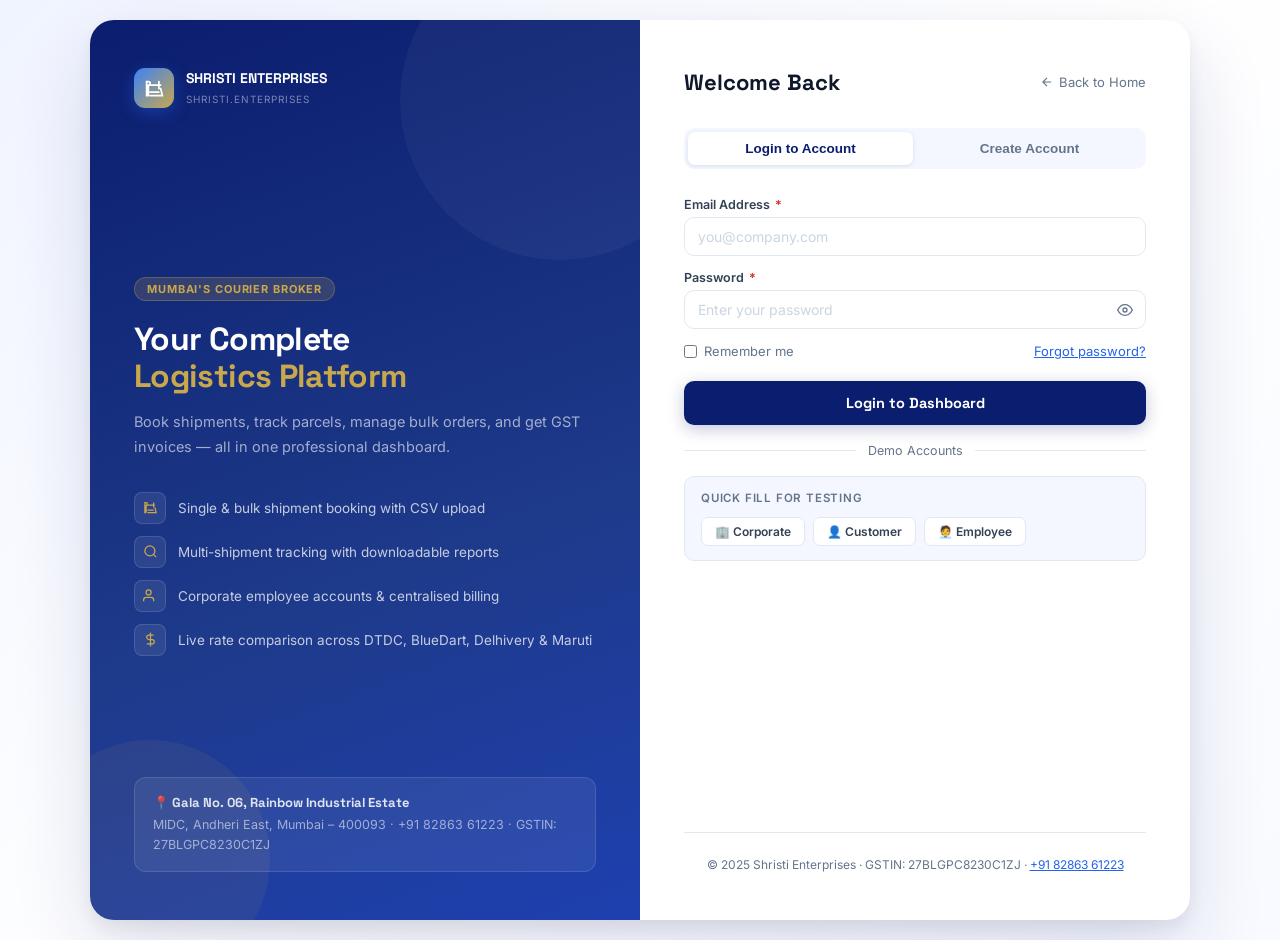
<file: dashboard.html>
<!DOCTYPE html>
<html lang="en">
<head>
<meta charset="UTF-8"/><meta name="viewport" content="width=device-width,initial-scale=1"/>
<title>Dashboard – Shristi Enterprises</title>
<link href="https://fonts.googleapis.com/css2?family=Space+Grotesk:wght@400;500;600;700;800&family=Inter:wght@300;400;500;600&family=JetBrains+Mono:wght@400;500&display=swap" rel="stylesheet"/>
<link rel="stylesheet" href="style.css"/>
<script src="app.js"></script>
</head>
<body>
<div class="app-layout">
  <!-- SIDEBAR -->
  <aside class="sidebar" id="sidebar">
    <div class="sidebar-logo">
      <div class="sidebar-logo-icon"><svg viewBox="0 0 24 24" fill="none" stroke="currentColor" stroke-width="2" stroke-linecap="round"><path d="M5 8h14M5 8a2 2 0 1 0 0-4H3v16h2M5 8v12m14-8 2 8H7m10-8V4M7 16h10"/></svg></div>
      <div class="sidebar-logo-text"><strong>SHRISTI</strong><span>shristi.enterprises</span></div>
    </div>
    <nav class="sidebar-nav">
      <div class="nav-section-label">Main</div>
      <a class="nav-item active" href="dashboard.html"><svg viewBox="0 0 24 24" fill="none" stroke="currentColor" stroke-width="2"><rect x="3" y="3" width="7" height="7"/><rect x="14" y="3" width="7" height="7"/><rect x="14" y="14" width="7" height="7"/><rect x="3" y="14" width="7" height="7"/></svg>Dashboard</a>
      <a class="nav-item" href="book.html"><svg viewBox="0 0 24 24" fill="none" stroke="currentColor" stroke-width="2" stroke-linecap="round"><path d="M5 8h14M5 8a2 2 0 1 0 0-4H3v16h2M5 8v12m14-8 2 8H7m10-8V4M7 16h10"/></svg>Book Shipment</a>
      <a class="nav-item" href="track.html"><svg viewBox="0 0 24 24" fill="none" stroke="currentColor" stroke-width="2"><circle cx="11" cy="11" r="8"/><path d="m21 21-4.35-4.35"/></svg>Track Shipments</a>
      <div class="nav-section-label">Reports</div>
      <a class="nav-item" href="#" onclick="showSection('shipments')"><svg viewBox="0 0 24 24" fill="none" stroke="currentColor" stroke-width="2"><path d="M14 2H6a2 2 0 0 0-2 2v16a2 2 0 0 0 2 2h12a2 2 0 0 0 2-2V8z"/><polyline points="14 2 14 8 20 8"/><line x1="16" y1="13" x2="8" y2="13"/><line x1="16" y1="17" x2="8" y2="17"/></svg>All Shipments</a>
      <a class="nav-item" href="#" onclick="showSection('invoices')"><svg viewBox="0 0 24 24" fill="none" stroke="currentColor" stroke-width="2"><line x1="12" y1="1" x2="12" y2="23"/><path d="M17 5H9.5a3.5 3.5 0 0 0 0 7h5a3.5 3.5 0 0 1 0 7H6"/></svg>Invoices &amp; Billing</a>
      <div class="nav-section-label" id="corpNav" style="display:none">Corporate</div>
      <a class="nav-item" href="#" id="empLink" style="display:none" onclick="showSection('employees')"><svg viewBox="0 0 24 24" fill="none" stroke="currentColor" stroke-width="2"><path d="M17 21v-2a4 4 0 0 0-4-4H5a4 4 0 0 0-4 4v2"/><circle cx="9" cy="7" r="4"/><path d="M23 21v-2a4 4 0 0 0-3-3.87M16 3.13a4 4 0 0 1 0 7.75"/></svg>Team Members</a>
      <div class="nav-section-label">Account</div>
      <a class="nav-item" href="#" onclick="showSection('profile')"><svg viewBox="0 0 24 24" fill="none" stroke="currentColor" stroke-width="2"><path d="M20 21v-2a4 4 0 0 0-4-4H8a4 4 0 0 0-4 4v2"/><circle cx="12" cy="7" r="4"/></svg>My Profile</a>
      <a class="nav-item" href="index.html"><svg viewBox="0 0 24 24" fill="none" stroke="currentColor" stroke-width="2"><path d="M3 9l9-7 9 7v11a2 2 0 0 1-2 2H5a2 2 0 0 1-2-2z"/><polyline points="9 22 9 12 15 12 15 22"/></svg>Homepage</a>
    </nav>
    <div class="sidebar-footer">
      <div class="sidebar-user" onclick="Auth.logout()">
        <div class="user-avatar" id="sideAvatar">?</div>
        <div class="sidebar-user-info"><strong id="sideName">Loading…</strong><span id="sideRole">—</span></div>
        <svg width="14" height="14" viewBox="0 0 24 24" fill="none" stroke="rgba(255,255,255,0.4)" stroke-width="2"><path d="M9 21H5a2 2 0 0 1-2-2V5a2 2 0 0 1 2-2h4"/><polyline points="16 17 21 12 16 7"/><line x1="21" y1="12" x2="9" y2="12"/></svg>
      </div>
    </div>
  </aside>

  <div class="main">
    <!-- TOPBAR -->
    <div class="topbar">
      <div class="topbar-left">
        <div class="page-title" id="pageTitle">Dashboard</div>
      </div>
      <div class="topbar-right">
        <a href="track.html" class="topbar-btn"><svg viewBox="0 0 24 24" fill="none" stroke="currentColor" stroke-width="2"><circle cx="11" cy="11" r="8"/><path d="m21 21-4.35-4.35"/></svg>Track</a>
        <a href="book.html" class="topbar-btn primary"><svg viewBox="0 0 24 24" fill="none" stroke="currentColor" stroke-width="2"><line x1="12" y1="5" x2="12" y2="19"/><line x1="5" y1="12" x2="19" y2="12"/></svg>Book Shipment</a>
      </div>
    </div>

    <div class="page-content">
      <!-- OVERVIEW SECTION -->
      <div id="secOverview">
        <!-- STATS -->
        <div class="stat-grid" id="statsGrid"></div>
        <!-- QUICK ACTIONS -->
        <div class="grid-2" style="margin-bottom:24px;">
          <div class="card">
            <div class="card-header"><div class="card-title">Quick Track</div></div>
            <div class="card-body">
              <div style="display:flex;gap:8px;">
                <input class="form-input" id="qtAwb" placeholder="Enter AWB number…" style="flex:1"/>
                <select class="form-select" id="qtCarrier" style="width:140px">
                  <option value="">Carrier…</option>
                  <option value="dtdc">DTDC</option>
                  <option value="maruti">Maruti</option>
                  <option value="bluedart">BlueDart</option>
                  <option value="delhivery">Delhivery</option>
                </select>
                <button class="btn btn-primary btn-sm" onclick="quickTrack()">Track</button>
              </div>
              <div id="qtResult" style="display:none;margin-top:14px;padding:14px;background:var(--bg);border-radius:8px;border:1px solid var(--border);font-size:13px;"></div>
            </div>
          </div>
          <div class="card">
            <div class="card-header"><div class="card-title">Credit Account Status</div></div>
            <div class="card-body" id="creditCard">
              <div style="display:flex;justify-content:space-between;margin-bottom:10px;">
                <span class="text-sm text-muted">Available Credit</span>
                <span class="text-sm font-bold text-navy" id="avCredit">—</span>
              </div>
              <div style="height:10px;background:var(--border);border-radius:5px;overflow:hidden;margin-bottom:10px;">
                <div id="creditBar" style="height:100%;background:linear-gradient(90deg,var(--blue),var(--navy));border-radius:5px;transition:width 0.5s;width:0%"></div>
              </div>
              <div style="display:flex;justify-content:space-between;" class="text-xs text-muted">
                <span>Used: <strong id="creditUsed" style="color:var(--text)">—</strong></span>
                <span>Limit: <strong id="creditLimit" style="color:var(--text)">—</strong></span>
              </div>
              <div style="margin-top:14px;padding:10px 12px;background:var(--bg);border-radius:8px;font-size:12.5px;color:var(--muted);" id="accountTypeInfo"></div>
            </div>
          </div>
        </div>
        <!-- RECENT SHIPMENTS -->
        <div class="card">
          <div class="card-header">
            <div class="card-title">Recent Shipments</div>
            <div style="display:flex;gap:8px">
              <a href="track.html" class="btn btn-ghost btn-sm">Track All</a>
              <a href="book.html" class="btn btn-blue btn-sm">+ New Booking</a>
            </div>
          </div>
          <div class="table-wrap" id="recentShipmentsWrap" style="border:none;border-radius:0;">
            <table id="recentTable">
              <thead><tr>
                <th>AWB Number</th><th>Carrier</th><th>Receiver</th><th>Destination</th>
                <th>Weight</th><th>Status</th><th>Date</th><th>Amount</th><th>Actions</th>
              </tr></thead>
              <tbody id="recentBody"></tbody>
            </table>
          </div>
          <div class="card-footer" style="display:flex;justify-content:space-between;align-items:center;">
            <span class="text-sm text-muted" id="recentMeta"></span>
            <button class="btn btn-ghost btn-sm" onclick="showSection('shipments')">View All Shipments →</button>
          </div>
        </div>
      </div>

      <!-- ALL SHIPMENTS SECTION -->
      <div id="secShipments" style="display:none">
        <div class="filter-bar">
          <div class="search-box"><svg viewBox="0 0 24 24" fill="none" stroke="currentColor" stroke-width="2"><circle cx="11" cy="11" r="8"/><path d="m21 21-4.35-4.35"/></svg><input id="shipSearch" placeholder="Search by AWB, name, city…" oninput="filterShipments()"/></div>
          <select class="filter-select" id="shipStatus" onchange="filterShipments()"><option value="">All Statuses</option><option value="booked">Booked</option><option value="picked_up">Picked Up</option><option value="in_transit">In Transit</option><option value="out_for_delivery">Out for Delivery</option><option value="delivered">Delivered</option><option value="failed_delivery">Failed</option></select>
          <select class="filter-select" id="shipCarrier" onchange="filterShipments()"><option value="">All Carriers</option><option value="dtdc">DTDC</option><option value="maruti">Maruti</option><option value="bluedart">BlueDart</option><option value="delhivery">Delhivery</option></select>
          <button class="btn btn-outline btn-sm" onclick="exportMyShipments()"><svg viewBox="0 0 24 24" fill="none" stroke="currentColor" stroke-width="2"><path d="M21 15v4a2 2 0 0 1-2 2H5a2 2 0 0 1-2-2v-4"/><polyline points="7 10 12 15 17 10"/><line x1="12" y1="15" x2="12" y2="3"/></svg>Export CSV</button>
        </div>
        <div class="card">
          <div class="table-wrap" style="border:none;border-radius:0">
            <table><thead><tr><th>AWB</th><th>Carrier</th><th>Receiver</th><th>City</th><th>Wt.</th><th>Service</th><th>Status</th><th>Date</th><th>Amount</th><th></th></tr></thead>
            <tbody id="allShipBody"></tbody></table>
          </div>
          <div class="card-footer" style="display:flex;justify-content:space-between;align-items:center;">
            <span class="text-sm text-muted" id="allShipMeta"></span>
            <div class="pagination" id="shipPagination"></div>
          </div>
        </div>
      </div>

      <!-- INVOICES SECTION -->
      <div id="secInvoices" style="display:none">
        <div class="card">
          <div class="card-header"><div class="card-title">Billing & Invoices</div></div>
          <div class="card-body">
            <div class="alert alert-info" style="margin-bottom:20px"><svg viewBox="0 0 24 24" fill="none" stroke="currentColor" stroke-width="2"><circle cx="12" cy="12" r="10"/><path d="M12 16v-4M12 8h.01"/></svg>Invoices are generated monthly. Contact your account manager for custom billing cycles.</div>
            <div id="invoiceList"></div>
          </div>
        </div>
      </div>

      <!-- PROFILE SECTION -->
      <div id="secProfile" style="display:none">
        <div class="grid-2">
          <div class="card">
            <div class="card-header"><div class="card-title">Account Information</div><button class="btn btn-outline btn-sm" onclick="saveProfile()">Save Changes</button></div>
            <div class="card-body" id="profileForm"></div>
          </div>
          <div class="card">
            <div class="card-header"><div class="card-title">Change Password</div></div>
            <div class="card-body">
              <div class="fg"><label>Current Password</label><input class="form-input" id="cpOld" type="password" placeholder="Enter current password"/></div>
              <div class="fg"><label>New Password</label><input class="form-input" id="cpNew" type="password" placeholder="Min 8 characters"/></div>
              <div class="fg"><label>Confirm New Password</label><input class="form-input" id="cpNew2" type="password" placeholder="Re-enter new password"/></div>
              <button class="btn btn-primary btn-block" onclick="changePassword()">Update Password</button>
            </div>
          </div>
        </div>
      </div>

      <!-- EMPLOYEES SECTION -->
      <div id="secEmployees" style="display:none">
        <div class="card">
          <div class="card-header"><div class="card-title">Team Members</div><button class="btn btn-blue btn-sm" onclick="openAddEmp()">+ Add Employee</button></div>
          <div class="table-wrap" style="border:none;border-radius:0">
            <table><thead><tr><th>Name</th><th>Email</th><th>Phone</th><th>Shipments</th><th>Status</th><th>Joined</th><th></th></tr></thead>
            <tbody id="empBody"></tbody></table>
          </div>
        </div>
      </div>
    </div>
  </div>
</div>

<!-- SHIPMENT DETAIL MODAL -->
<div class="modal-overlay" id="shipModal">
  <div class="modal modal-lg">
    <div class="modal-header"><div class="modal-title" id="modalTitle">Shipment Details</div><button class="modal-close" onclick="closeModal('shipModal')"><svg width="16" height="16" viewBox="0 0 24 24" fill="none" stroke="currentColor" stroke-width="2"><line x1="18" y1="6" x2="6" y2="18"/><line x1="6" y1="6" x2="18" y2="18"/></svg></button></div>
    <div class="modal-body" id="modalBody"></div>
    <div class="modal-footer"><button class="btn btn-ghost" onclick="closeModal('shipModal')">Close</button><button class="btn btn-outline" id="modalOpenCarrier">Open Carrier Tracker ↗</button></div>
  </div>
</div>

<!-- ADD EMPLOYEE MODAL -->
<div class="modal-overlay" id="empModal">
  <div class="modal">
    <div class="modal-header"><div class="modal-title">Add Team Member</div><button class="modal-close" onclick="closeModal('empModal')"><svg width="16" height="16" viewBox="0 0 24 24" fill="none" stroke="currentColor" stroke-width="2"><line x1="18" y1="6" x2="6" y2="18"/><line x1="6" y1="6" x2="18" y2="18"/></svg></button></div>
    <div class="modal-body">
      <div class="fg"><label>Full Name <span style="color:red">*</span></label><input class="form-input" id="empName" placeholder="Employee Name"/></div>
      <div class="form-row">
        <div class="fg" style="margin-bottom:0"><label>Email <span style="color:red">*</span></label><input class="form-input" id="empEmail" type="email" placeholder="emp@company.com"/></div>
        <div class="fg" style="margin-bottom:0"><label>Phone</label><input class="form-input" id="empPhone" placeholder="+91 98765 43210"/></div>
      </div>
      <div class="fg" style="margin-top:14px"><label>Temporary Password <span style="color:red">*</span></label><input class="form-input" id="empPass" type="password" placeholder="They can change later"/></div>
    </div>
    <div class="modal-footer"><button class="btn btn-ghost" onclick="closeModal('empModal')">Cancel</button><button class="btn btn-primary" onclick="addEmployee()">Add Employee</button></div>
  </div>
</div>

<div class="toast" id="toast"></div>

<script>
const me = Auth.guard();
let _allShips=[], _shipPage=1, _perPage=15;

// Init
document.getElementById('sideAvatar').textContent=me.name.charAt(0).toUpperCase();
document.getElementById('sideName').textContent=me.name;
document.getElementById('sideRole').textContent=me.role==='corporate'?'Corporate Account':me.role==='admin'?'Administrator':'Customer';
if(me.role==='admin'){const el=document.createElement('a');el.className='nav-item';el.href='admin.html';el.innerHTML='<svg viewBox="0 0 24 24" fill="none" stroke="currentColor" stroke-width="2"><path d="M12 22s8-4 8-10V5l-8-3-8 3v7c0 6 8 10 8 10z"/></svg>Admin Panel';document.querySelector('.sidebar-nav').appendChild(el);}
if(me.role==='corporate'){document.getElementById('corpNav').style.display='';document.getElementById('empLink').style.display='';}

function showSection(sec){
  ['Overview','Shipments','Invoices','Profile','Employees'].forEach(s=>{
    const el=document.getElementById('sec'+s);
    if(el)el.style.display=sec===s.toLowerCase()?'':'none';
  });
  document.getElementById('pageTitle').textContent={overview:'Dashboard',shipments:'All Shipments',invoices:'Billing & Invoices',profile:'My Profile',employees:'Team Members'}[sec]||'Dashboard';
  document.querySelectorAll('.nav-item').forEach(n=>n.classList.remove('active'));
  if(sec==='overview')loadDashboard();
  if(sec==='shipments')loadAllShipments();
  if(sec==='invoices')loadInvoices();
  if(sec==='profile')loadProfile();
  if(sec==='employees')loadEmployees();
}

function loadDashboard(){
  const ships=Ship.byUser(me.id);
  const total=ships.length, transit=ships.filter(s=>['picked_up','in_transit','out_for_delivery'].includes(s.status)).length;
  const delivered=ships.filter(s=>s.status==='delivered').length, booked=ships.filter(s=>s.status==='booked').length;
  const revenue=ships.reduce((a,s)=>a+(s.rates?.total||0),0);

  document.getElementById('statsGrid').innerHTML=`
    <div class="stat-card" style="--sc-color:var(--blue)">
      <div class="stat-card-top"><div><div class="stat-label">Total Shipments</div><div class="stat-value">${total}</div></div><div class="stat-icon" style="background:var(--blue-xlight);color:var(--blue)"><svg viewBox="0 0 24 24" fill="none" stroke="currentColor" stroke-width="2" stroke-linecap="round"><path d="M5 8h14M5 8a2 2 0 1 0 0-4H3v16h2M5 8v12m14-8 2 8H7m10-8V4M7 16h10"/></svg></div></div>
      <div class="stat-sub">${booked} awaiting pickup</div>
    </div>
    <div class="stat-card" style="--sc-color:var(--warning)">
      <div class="stat-card-top"><div><div class="stat-label">In Transit</div><div class="stat-value">${transit}</div></div><div class="stat-icon" style="background:#FFFBEB;color:var(--warning)"><svg viewBox="0 0 24 24" fill="none" stroke="currentColor" stroke-width="2"><rect x="1" y="3" width="15" height="13" rx="1"/><path d="m16 8 6 4v5h-6V8z"/><circle cx="5.5" cy="18.5" r="2.5"/><circle cx="18.5" cy="18.5" r="2.5"/></svg></div></div>
      <div class="stat-sub">Moving to destination</div>
    </div>
    <div class="stat-card" style="--sc-color:var(--success)">
      <div class="stat-card-top"><div><div class="stat-label">Delivered</div><div class="stat-value">${delivered}</div></div><div class="stat-icon" style="background:var(--success-bg);color:var(--success)"><svg viewBox="0 0 24 24" fill="none" stroke="currentColor" stroke-width="2"><polyline points="20 6 9 17 4 12"/></svg></div></div>
      <div class="stat-sub">${total>0?Math.round(delivered/total*100):0}% delivery rate</div>
    </div>
    <div class="stat-card" style="--sc-color:var(--gold)">
      <div class="stat-card-top"><div><div class="stat-label">Total Spend</div><div class="stat-value" style="font-size:22px">${U.inr(revenue)}</div></div><div class="stat-icon" style="background:var(--gold-light);color:var(--gold)"><svg viewBox="0 0 24 24" fill="none" stroke="currentColor" stroke-width="2"><line x1="12" y1="1" x2="12" y2="23"/><path d="M17 5H9.5a3.5 3.5 0 0 0 0 7h5a3.5 3.5 0 0 1 0 7H6"/></svg></div></div>
      <div class="stat-sub">Incl. GST</div>
    </div>`;

  // Credit card
  const lim=me.creditLimit||0, used=me.creditUsed||0, avail=lim-used;
  document.getElementById('avCredit').textContent=U.inr(avail);
  document.getElementById('creditUsed').textContent=U.inr(used);
  document.getElementById('creditLimit').textContent=U.inr(lim);
  document.getElementById('creditBar').style.width=(lim>0?Math.round(used/lim*100):0)+'%';
  document.getElementById('accountTypeInfo').innerHTML=`<strong style="color:var(--navy)">${me.accountType==='credit'?'Credit Account':'Prepaid Account'}</strong>${me.accountType==='credit'?`Available credit: ${U.inr(avail)}`:'Pay per shipment. Upgrade to credit for monthly billing.'}`;

  // Recent shipments
  const recent=ships.slice(0,10);
  const tbody=document.getElementById('recentBody');
  tbody.innerHTML=recent.length?recent.map(s=>renderShipRow(s,true)).join(''):`<tr><td colspan="9" class="text-center" style="padding:32px;color:var(--muted)">No shipments yet. <a href="book.html" style="color:var(--blue)">Book your first shipment →</a></td></tr>`;
  document.getElementById('recentMeta').textContent=`Showing ${Math.min(recent.length,10)} of ${total} shipments`;
}

function renderShipRow(s, recent=false){
  const sc=U.statusColor(s.status), sbg=U.statusBg(s.status), cc=U.carrierColor(s.carrier), cbg=U.carrierBg(s.carrier);
  return `<tr>
    <td><span class="td-mono">${s.awb}</span></td>
    <td><span class="badge" style="color:${cc};background:${cbg};border-color:${cc}22">${U.carrierName(s.carrier)}</span></td>
    <td>${s.rName}</td>
    <td>${s.rCity}</td>
    <td>${s.weight}kg</td>
    ${!recent?`<td><span class="badge" style="font-size:10.5px">${s.service||'standard'}</span></td>`:''}
    <td><span class="badge" style="color:${sc};background:${sbg};border-color:${sc}33">${Ship.LABELS[s.status]||s.status}</span></td>
    <td><span class="text-muted text-sm">${U.fmtDate(s.createdAt)}</span></td>
    <td><strong>${U.inr(s.rates?.total)}</strong></td>
    <td><button class="btn btn-ghost btn-sm" onclick="viewShipment('${s.id}')">View</button></td>
  </tr>`;
}

function loadAllShipments(){
  _allShips=Ship.byUser(me.id);
  filterShipments();
}

function filterShipments(){
  const q=(document.getElementById('shipSearch')?.value||'').toLowerCase();
  const st=document.getElementById('shipStatus')?.value||'';
  const ca=document.getElementById('shipCarrier')?.value||'';
  let ships=_allShips.filter(s=>{
    if(st&&s.status!==st)return false;
    if(ca&&s.carrier!==ca)return false;
    if(q&&!s.awb.toLowerCase().includes(q)&&!s.rName.toLowerCase().includes(q)&&!s.rCity.toLowerCase().includes(q))return false;
    return true;
  });
  const total=ships.length, pages=Math.ceil(total/_perPage);
  _shipPage=Math.min(_shipPage,Math.max(1,pages));
  const slice=ships.slice((_shipPage-1)*_perPage,_shipPage*_perPage);
  document.getElementById('allShipBody').innerHTML=slice.length?slice.map(s=>renderShipRow(s,false)).join(''):`<tr><td colspan="10" style="padding:32px;text-align:center;color:var(--muted)">No shipments match your filters.</td></tr>`;
  document.getElementById('allShipMeta').textContent=`${total} shipments total`;
  renderPagination(pages,_shipPage,'shipPagination',p=>{_shipPage=p;filterShipments();});
}

function renderPagination(pages, current, id, cb){
  const el=document.getElementById(id);
  if(!el)return;
  if(pages<=1){el.innerHTML='';return;}
  let html='';
  for(let i=1;i<=Math.min(pages,7);i++){
    html+=`<button class="page-btn${i===current?' active':''}" onclick="(${cb.toString()})(${i})">${i}</button>`;
  }
  el.innerHTML=html;
}

function viewShipment(id){
  const s=DB.findOne('shipments',x=>x.id===id);
  if(!s)return;
  const sc=U.statusColor(s.status),sbg=U.statusBg(s.status),cc=U.carrierColor(s.carrier),cbg=U.carrierBg(s.carrier);
  document.getElementById('modalTitle').textContent=`Shipment — ${s.awb}`;
  document.getElementById('modalOpenCarrier').onclick=()=>window.open(U.trackURL(s.carrier,s.awb),'_blank');
  document.getElementById('modalBody').innerHTML=`
    <div style="display:flex;align-items:center;gap:12px;margin-bottom:20px;flex-wrap:wrap">
      <span style="font-family:'JetBrains Mono',monospace;font-size:20px;font-weight:700;color:var(--navy)">${s.awb}</span>
      <span class="badge" style="color:${cc};background:${cbg};border:1px solid ${cc}33;font-size:12px">${U.carrierName(s.carrier)}</span>
      <span class="badge" style="color:${sc};background:${sbg};border:1px solid ${sc}33;font-size:12px">${Ship.LABELS[s.status]}</span>
    </div>
    <div style="display:grid;grid-template-columns:1fr 1fr;gap:12px;margin-bottom:20px">
      <div style="background:var(--bg);border-radius:10px;padding:14px">
        <div style="font-size:11px;font-weight:700;color:var(--muted);text-transform:uppercase;letter-spacing:0.07em;margin-bottom:10px">📦 Sender</div>
        <div style="font-size:13.5px;font-weight:600;color:var(--text)">${s.sFrom}</div>
        <div style="font-size:13px;color:var(--muted)">${s.sAddr}</div>
        <div style="font-size:13px;color:var(--muted)">${s.sCity} – ${s.sPin}</div>
        <div style="font-size:13px;color:var(--muted)">📞 ${s.sPhone}</div>
      </div>
      <div style="background:var(--bg);border-radius:10px;padding:14px">
        <div style="font-size:11px;font-weight:700;color:var(--muted);text-transform:uppercase;letter-spacing:0.07em;margin-bottom:10px">📬 Receiver</div>
        <div style="font-size:13.5px;font-weight:600;color:var(--text)">${s.rName}</div>
        <div style="font-size:13px;color:var(--muted)">${s.rAddr}</div>
        <div style="font-size:13px;color:var(--muted)">${s.rCity} – ${s.rPin}</div>
        <div style="font-size:13px;color:var(--muted)">📞 ${s.rPhone}</div>
      </div>
    </div>
    <div style="display:grid;grid-template-columns:repeat(4,1fr);gap:10px;margin-bottom:20px">
      ${[['Weight',s.weight+'kg'],['Dimensions',s.length?`${s.length}×${s.breadth}×${s.height}cm`:'—'],['Contents',s.desc],['Service',U.cap(s.service)]].map(([l,v])=>`<div style="background:var(--bg);border-radius:8px;padding:10px"><div style="font-size:10px;font-weight:700;color:var(--muted);text-transform:uppercase;margin-bottom:4px">${l}</div><div style="font-size:13px;font-weight:600;color:var(--text)">${v}</div></div>`).join('')}
    </div>
    <div style="display:grid;grid-template-columns:repeat(4,1fr);gap:10px;margin-bottom:20px">
      ${[['Base Rate',U.inr(s.rates?.base)],['Weight Charge',U.inr(s.rates?.weightChg)],['GST (18%)',U.inr(s.rates?.gst)],['Total',U.inr(s.rates?.total)]].map(([l,v],i)=>`<div style="background:${i===3?'var(--navy)':'var(--bg)'};border-radius:8px;padding:10px"><div style="font-size:10px;font-weight:700;color:${i===3?'rgba(255,255,255,0.6)':'var(--muted)'};text-transform:uppercase;margin-bottom:4px">${l}</div><div style="font-size:14px;font-weight:700;color:${i===3?'#fff':'var(--text)'}">${v}</div></div>`).join('')}
    </div>
    <div style="font-size:13px;font-weight:700;color:var(--text2);margin-bottom:10px;text-transform:uppercase;letter-spacing:0.06em">Tracking Timeline</div>
    <div class="timeline">${(s.events||[]).map((ev,i,arr)=>{const active=i===arr.length-1&&s.status!=='delivered';return`<div class="tl-item${ev.status==='delivered'?' done':active?' active':' done'}"><div class="tl-dot"></div><div class="tl-event">${ev.label}</div><div class="tl-meta">${U.fmtDT(ev.ts)}${ev.loc?' · '+ev.loc:''}</div>${ev.note?`<div class="tl-meta" style="margin-top:2px;font-style:italic">${ev.note}</div>`:''}</div>`}).join('')}</div>`;
  openModal('shipModal');
}

function quickTrack(){
  const awb=document.getElementById('qtAwb').value.trim();
  const carrier=document.getElementById('qtCarrier').value;
  const res=document.getElementById('qtResult');
  if(!awb){U.toast('Please enter an AWB number','error');return;}
  // Check internal
  const s=Ship.byAWB(awb);
  if(s){
    const sc=U.statusColor(s.status);
    res.style.display='block';
    res.innerHTML=`<div style="display:flex;align-items:center;gap:10px;flex-wrap:wrap"><strong style="font-family:monospace">${s.awb}</strong><span class="badge" style="color:${sc};background:${U.statusBg(s.status)}">${Ship.LABELS[s.status]}</span><span class="text-sm text-muted">→ ${s.rCity}</span><a href="#" onclick="viewShipment('${s.id}');return false" style="color:var(--blue);font-size:12px;margin-left:auto">View Details</a></div>`;
  } else if(carrier){
    const url=U.trackURL(carrier,awb);
    res.style.display='block';
    res.innerHTML=`<div style="display:flex;align-items:center;gap:10px"><span class="text-muted text-sm">Not found in our system. Try on carrier site:</span><a href="${url}" target="_blank" class="btn btn-primary btn-sm">Open ${U.carrierName(carrier)} ↗</a></div>`;
    if(carrier==='dtdc')navigator.clipboard.writeText(awb).catch(()=>{});
    window.open(url,'_blank');
  } else {
    res.style.display='block';
    res.innerHTML=`<span class="text-muted text-sm">AWB not found in our system. Please select a carrier to track on their website.</span>`;
  }
}

function loadInvoices(){
  const inv=DB.find('invoices',i=>i.userId===me.id);
  const el=document.getElementById('invoiceList');
  if(!inv.length){el.innerHTML='<div class="empty-state"><div class="empty-icon"><svg viewBox="0 0 24 24" fill="none" stroke="currentColor" stroke-width="2"><path d="M14 2H6a2 2 0 0 0-2 2v16a2 2 0 0 0 2 2h12a2 2 0 0 0 2-2V8z"/><polyline points="14 2 14 8 20 8"/></svg></div><div class="empty-title">No Invoices Yet</div><div class="empty-sub">Your first invoice will appear here after your first shipment month.</div></div>';return;}
  el.innerHTML=`<div class="table-wrap"><table><thead><tr><th>Invoice No.</th><th>Date</th><th>Shipments</th><th>Subtotal</th><th>GST</th><th>Total</th><th>Status</th><th></th></tr></thead><tbody>${inv.map(i=>`<tr><td class="td-mono">${i.invoiceNo}</td><td>${U.fmtDate(i.createdAt)}</td><td>${i.awbs?.length||0}</td><td>${U.inr(i.subtotal)}</td><td>${U.inr(i.gstAmount)}</td><td><strong>${U.inr(i.total)}</strong></td><td><span class="badge ${i.status==='paid'?'badge-green':'badge-red'}">${i.status==='paid'?'Paid':'Unpaid'}</span></td><td><button class="btn btn-ghost btn-sm">Download</button></td></tr>`).join('')}</tbody></table></div>`;
}

function loadProfile(){
  document.getElementById('profileForm').innerHTML=`
    <div class="form-row"><div class="fg" style="margin-bottom:0"><label>Full Name</label><input class="form-input" id="pName" value="${me.name}"/></div><div class="fg" style="margin-bottom:0"><label>Phone</label><input class="form-input" id="pPhone" value="${me.phone||''}"/></div></div>
    <div class="fg" style="margin-top:14px"><label>Email Address</label><input class="form-input" value="${me.email}" disabled style="opacity:0.6"/></div>
    <div class="fg"><label>Company Name</label><input class="form-input" id="pCompany" value="${me.company||''}"/></div>
    <div class="form-row"><div class="fg" style="margin-bottom:0"><label>GST Number</label><input class="form-input" id="pGst" value="${me.gst||''}"/></div><div class="fg" style="margin-bottom:0"><label>PAN Number</label><input class="form-input" id="pPan" value="${me.pan||''}"/></div></div>
    <div style="margin-top:14px;padding:12px 16px;background:var(--bg);border-radius:8px;font-size:13px;color:var(--muted)">
      <strong style="color:var(--text);display:block;margin-bottom:4px">Account Type</strong>
      ${me.accountType==='credit'?'Credit Account — Monthly billing':'Prepaid Account — Pay per shipment'} · Role: ${U.cap(me.role)}
    </div>`;
}

function saveProfile(){
  DB.update('users',me.id,{name:document.getElementById('pName').value,phone:document.getElementById('pPhone').value,company:document.getElementById('pCompany')?.value||me.company,gst:document.getElementById('pGst')?.value||me.gst,pan:document.getElementById('pPan')?.value||me.pan});
  U.toast('Profile updated successfully');
}

function changePassword(){
  const old=document.getElementById('cpOld').value,nw=document.getElementById('cpNew').value,nw2=document.getElementById('cpNew2').value;
  const user=DB.findOne('users',u=>u.id===me.id);
  if(user.passwordHash!==Auth.hash(old)){U.toast('Current password is incorrect','error');return;}
  if(nw.length<8){U.toast('New password must be at least 8 characters','error');return;}
  if(nw!==nw2){U.toast('Passwords do not match','error');return;}
  DB.update('users',me.id,{passwordHash:Auth.hash(nw)});
  document.getElementById('cpOld').value=document.getElementById('cpNew').value=document.getElementById('cpNew2').value='';
  U.toast('Password updated successfully');
}

function loadEmployees(){
  const emps=DB.find('users',u=>u.parentId===me.id);
  const tbody=document.getElementById('empBody');
  tbody.innerHTML=emps.length?emps.map(e=>`<tr>
    <td><strong>${e.name}</strong></td><td style="font-size:13px">${e.email}</td><td>${e.phone||'—'}</td>
    <td>${DB.count('shipments',s=>s.userId===e.id)}</td>
    <td><span class="badge ${e.active?'badge-green':'badge-red'}">${e.active?'Active':'Inactive'}</span></td>
    <td class="text-sm text-muted">${U.fmtDate(e.createdAt)}</td>
    <td><button class="btn btn-ghost btn-sm" onclick="toggleEmp('${e.id}',${!e.active})">${e.active?'Deactivate':'Activate'}</button></td>
  </tr>`).join(''):`<tr><td colspan="7" style="padding:32px;text-align:center;color:var(--muted)">No team members yet. Add your first employee above.</td></tr>`;
}

function toggleEmp(id,active){DB.update('users',id,{active});loadEmployees();U.toast(active?'Employee activated':'Employee deactivated');}

function openAddEmp(){openModal('empModal');}
function addEmployee(){
  const name=document.getElementById('empName').value.trim();
  const email=document.getElementById('empEmail').value.trim();
  const phone=document.getElementById('empPhone').value.trim();
  const pass=document.getElementById('empPass').value;
  if(!name||!email||!pass){U.toast('Please fill in all required fields','error');return;}
  const result=Auth.register({name,email,phone,password:pass,role:'customer',accountType:me.accountType,company:me.company,parentId:me.id});
  if(result.error){U.toast(result.error,'error');return;}
  closeModal('empModal');loadEmployees();
  document.getElementById('empName').value=document.getElementById('empEmail').value=document.getElementById('empPhone').value=document.getElementById('empPass').value='';
  U.toast('Employee account created successfully');
}

function exportMyShipments(){
  const ships=Ship.byUser(me.id);
  const rows=['AWB,Carrier,Service,Receiver,Phone,City,PIN,Weight,Status,Date,Total (₹)'];
  ships.forEach(s=>rows.push(`${s.awb},${U.carrierName(s.carrier)},${s.service},${s.rName},${s.rPhone},${s.rCity},${s.rPin},${s.weight}kg,${Ship.LABELS[s.status]},${U.fmtDate(s.createdAt)},${s.rates?.total||0}`));
  U.downloadCSV(`Shristi_Shipments_${new Date().toISOString().slice(0,10)}.csv`,rows.join('\n'));
  U.toast('Shipment report downloaded');
}

function openModal(id){document.getElementById(id).classList.add('open');}
function closeModal(id){document.getElementById(id).classList.remove('open');}

loadDashboard();
</script>
</body>
</html>
</file>
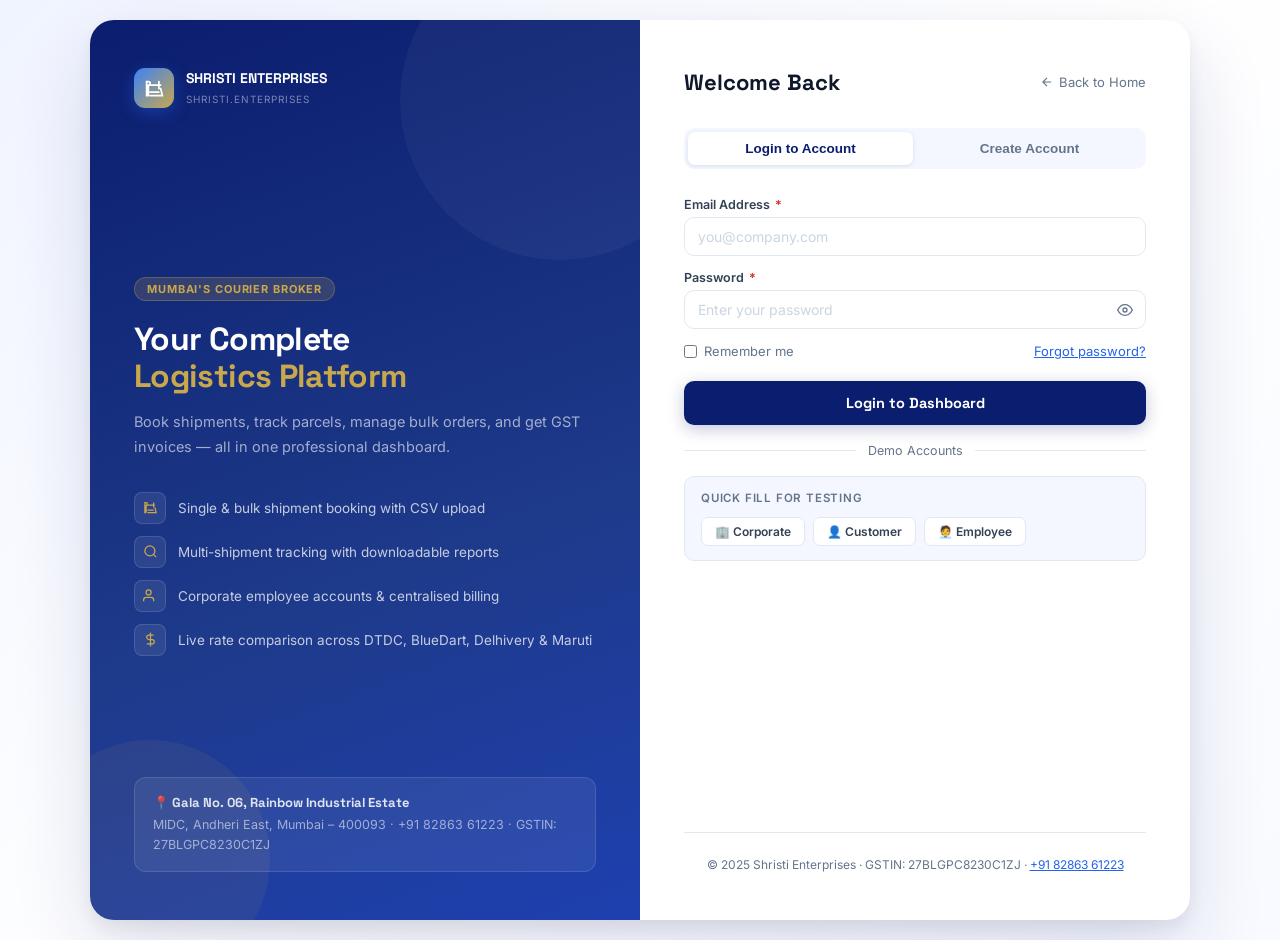
<file: login.html>
<!DOCTYPE html>
<html lang="en">
<head>
<meta charset="UTF-8"/><meta name="viewport" content="width=device-width,initial-scale=1"/>
<title>Login / Register – Shristi Enterprises</title>
<link href="https://fonts.googleapis.com/css2?family=Space+Grotesk:wght@400;500;600;700;800&family=Inter:wght@300;400;500;600&display=swap" rel="stylesheet"/>
<script src="app.js"></script>
<style>
:root{--navy:#0B1D6E;--navy2:#1E3A8A;--blue:#2563EB;--blue2:#3B82F6;--blue-light:#DBEAFE;--blue-xlight:#EFF6FF;--gold:#C9A84C;--gold2:#E2B354;--gold-light:#FEF9EE;--text:#0F172A;--text2:#334155;--muted:#64748B;--border:#E2E8F0;--white:#FFFFFF;--bg:#F4F7FF;--success:#059669;--danger:#DC2626;--r:10px;}
*,*::before,*::after{box-sizing:border-box;margin:0;padding:0;}
body{font-family:'Inter',sans-serif;background:linear-gradient(135deg,#F0F4FF 0%,#FFFFFF 50%,#F8FAFF 100%);min-height:100vh;display:flex;align-items:center;justify-content:center;padding:20px;-webkit-font-smoothing:antialiased;}
.auth-wrap{display:grid;grid-template-columns:1fr 1fr;min-height:100vh;width:100%;max-width:1100px;margin:auto;background:var(--white);border-radius:24px;box-shadow:0 8px 16px rgba(0,0,0,0.06),0 32px 80px rgba(11,29,110,0.14);overflow:hidden;}
/* LEFT PANEL */
.auth-left{background:linear-gradient(160deg,var(--navy) 0%,var(--navy2) 60%,#1E40AF 100%);padding:48px 44px;display:flex;flex-direction:column;justify-content:space-between;position:relative;overflow:hidden;}
.auth-left::before{content:'';position:absolute;top:-80px;right:-80px;width:320px;height:320px;border-radius:50%;background:rgba(255,255,255,0.04);}
.auth-left::after{content:'';position:absolute;bottom:-60px;left:-60px;width:240px;height:240px;border-radius:50%;background:rgba(201,168,76,0.08);}
.al-logo{display:flex;align-items:center;gap:12px;text-decoration:none;margin-bottom:48px;position:relative;z-index:1;}
.al-logo-icon{width:40px;height:40px;border-radius:11px;background:linear-gradient(135deg,var(--blue2),var(--gold));display:flex;align-items:center;justify-content:center;box-shadow:0 4px 16px rgba(37,99,235,0.4);}
.al-logo-icon svg{width:21px;height:21px;color:#fff;}
.al-logo-text strong{display:block;font-family:'Space Grotesk',sans-serif;font-size:14px;font-weight:700;color:#fff;}
.al-logo-text span{font-size:10px;color:rgba(255,255,255,0.45);text-transform:uppercase;letter-spacing:0.1em;}
.al-content{position:relative;z-index:1;}
.al-tag{display:inline-flex;align-items:center;gap:6px;background:rgba(201,168,76,0.18);border:1px solid rgba(201,168,76,0.3);border-radius:20px;padding:4px 12px;font-size:11px;font-weight:700;color:var(--gold);text-transform:uppercase;letter-spacing:0.08em;margin-bottom:20px;}
.al-title{font-family:'Space Grotesk',sans-serif;font-size:32px;font-weight:800;color:#fff;line-height:1.15;letter-spacing:-0.02em;margin-bottom:14px;}
.al-title span{color:var(--gold);}
.al-sub{font-size:14.5px;color:rgba(255,255,255,0.6);line-height:1.75;margin-bottom:32px;}
.al-features{display:flex;flex-direction:column;gap:12px;}
.al-feat{display:flex;align-items:center;gap:12px;font-size:13.5px;color:rgba(255,255,255,0.75);}
.al-feat-icon{width:32px;height:32px;border-radius:8px;background:rgba(255,255,255,0.08);border:1px solid rgba(255,255,255,0.12);display:flex;align-items:center;justify-content:center;flex-shrink:0;}
.al-feat-icon svg{width:15px;height:15px;color:var(--gold);}
.al-bottom{position:relative;z-index:1;}
.al-info{background:rgba(255,255,255,0.07);border:1px solid rgba(255,255,255,0.12);border-radius:12px;padding:16px 18px;}
.al-info p{font-size:12.5px;color:rgba(255,255,255,0.55);line-height:1.6;}
.al-info strong{color:rgba(255,255,255,0.85);display:block;margin-bottom:4px;font-family:'Space Grotesk',sans-serif;font-size:13px;}
/* RIGHT PANEL */
.auth-right{padding:48px 44px;display:flex;flex-direction:column;overflow-y:auto;}
.auth-right-header{display:flex;align-items:center;justify-content:space-between;margin-bottom:32px;}
.auth-right-header h2{font-family:'Space Grotesk',sans-serif;font-size:22px;font-weight:800;color:var(--text);}
.back-home{font-size:13px;color:var(--muted);display:flex;align-items:center;gap:5px;text-decoration:none;transition:color 0.2s;}
.back-home:hover{color:var(--navy);}
.back-home svg{width:14px;height:14px;}
/* TABS */
.auth-tabs{display:flex;background:var(--bg);border-radius:10px;padding:4px;margin-bottom:28px;gap:4px;}
.auth-tab{flex:1;text-align:center;padding:9px;border-radius:7px;font-size:13.5px;font-weight:600;cursor:pointer;color:var(--muted);transition:all 0.2s;border:none;background:none;}
.auth-tab.active{background:var(--white);color:var(--navy);box-shadow:0 1px 4px rgba(11,29,110,0.12);}
/* FORM */
.auth-form{display:none;animation:fadeIn 0.25s ease;}
.auth-form.active{display:block;}
@keyframes fadeIn{from{opacity:0;transform:translateY(6px)}to{opacity:1;transform:translateY(0)}}
.fg{display:flex;flex-direction:column;gap:5px;margin-bottom:14px;}
.fg label{font-size:12.5px;font-weight:600;color:var(--text2);}
.fg label .req{color:var(--danger);margin-left:2px;}
.fi{background:var(--white);border:1.5px solid var(--border);border-radius:var(--r);padding:10px 13px;font-size:14px;color:var(--text);outline:none;transition:all 0.2s;width:100%;font-family:'Inter',sans-serif;}
.fi:focus{border-color:var(--blue);box-shadow:0 0 0 3px rgba(37,99,235,0.1);}
.fi::placeholder{color:#CBD5E1;}
.fi.err{border-color:var(--danger);}
.fi-sel{appearance:none;background-image:url("data:image/svg+xml,%3Csvg xmlns='http://www.w3.org/2000/svg' width='10' height='7'%3E%3Cpath d='M1 1l4 4 4-4' stroke='%2364748B' stroke-width='1.5' fill='none'/%3E%3C/svg%3E");background-repeat:no-repeat;background-position:right 13px center;padding-right:36px;cursor:pointer;}
.fi-sel option{background:var(--white);}
.row-2{display:grid;grid-template-columns:1fr 1fr;gap:12px;}
.role-grid{display:grid;grid-template-columns:1fr 1fr 1fr;gap:8px;margin-top:4px;}
.role-opt{border:1.5px solid var(--border);border-radius:8px;padding:10px;cursor:pointer;transition:all 0.2s;text-align:center;}
.role-opt:hover{border-color:var(--blue);background:var(--blue-xlight);}
.role-opt.selected{border-color:var(--navy);background:var(--blue-xlight);}
.role-opt input{display:none;}
.role-opt-icon{font-size:20px;margin-bottom:4px;}
.role-opt-label{font-size:12px;font-weight:600;color:var(--text2);}
.role-opt.selected .role-opt-label{color:var(--navy);}
.pwd-wrap{position:relative;}
.pwd-wrap .fi{padding-right:42px;}
.pwd-toggle{position:absolute;right:13px;top:50%;transform:translateY(-50%);background:none;border:none;cursor:pointer;color:var(--muted);padding:0;display:flex;}
.pwd-toggle:hover{color:var(--text);}
.pwd-toggle svg{width:16px;height:16px;}
.pwd-strength{height:4px;border-radius:2px;margin-top:5px;background:var(--border);overflow:hidden;}
.pwd-strength-bar{height:100%;border-radius:2px;transition:all 0.3s;width:0%;}
.pwd-hint{font-size:11px;margin-top:3px;}
.terms{display:flex;align-items:flex-start;gap:10px;margin:14px 0;font-size:12.5px;color:var(--muted);}
.terms input{margin-top:2px;flex-shrink:0;accent-color:var(--navy);}
.terms a{color:var(--blue);}
.submit-btn{width:100%;padding:13px;background:var(--navy);color:#fff;border:none;border-radius:10px;font-size:14.5px;font-weight:700;cursor:pointer;transition:all 0.25s;font-family:'Space Grotesk',sans-serif;margin-top:4px;box-shadow:0 4px 16px rgba(11,29,110,0.25);}
.submit-btn:hover{background:var(--navy2);transform:translateY(-1px);}
.submit-btn:disabled{opacity:0.6;cursor:not-allowed;transform:none;}
.auth-divider{display:flex;align-items:center;gap:12px;margin:18px 0;color:var(--muted);font-size:12.5px;}
.auth-divider::before,.auth-divider::after{content:'';flex:1;height:1px;background:var(--border);}
.quick-fill{display:flex;flex-direction:column;gap:6px;background:var(--bg);border:1px solid var(--border);border-radius:10px;padding:14px 16px;}
.quick-fill p{font-size:11.5px;font-weight:600;color:var(--muted);text-transform:uppercase;letter-spacing:0.07em;margin-bottom:6px;}
.quick-btns{display:flex;gap:8px;flex-wrap:wrap;}
.qb{padding:6px 13px;border-radius:7px;border:1.5px solid var(--border);background:var(--white);font-size:12px;font-weight:600;cursor:pointer;color:var(--text2);transition:all 0.2s;font-family:'Inter',sans-serif;}
.qb:hover{border-color:var(--navy);color:var(--navy);background:var(--bg);}
.auth-error{display:none;padding:10px 14px;background:#FEF2F2;border:1px solid #FECACA;border-radius:8px;color:var(--danger);font-size:13px;margin-bottom:14px;}
.auth-error.show{display:flex;align-items:center;gap:8px;}
.auth-error svg{width:15px;height:15px;flex-shrink:0;}
.auth-success{display:none;padding:12px 16px;background:#ECFDF5;border:1px solid #A7F3D0;border-radius:8px;color:var(--success);font-size:13px;margin-bottom:14px;}
.auth-success.show{display:flex;align-items:center;gap:8px;animation:fadeIn 0.3s ease;}
.auth-footer{margin-top:auto;padding-top:24px;border-top:1px solid var(--border);font-size:12px;color:var(--muted);text-align:center;}
.auth-footer a{color:var(--blue);}
.spinner{display:inline-block;width:16px;height:16px;border:2px solid rgba(255,255,255,0.35);border-top-color:#fff;border-radius:50%;animation:spin 0.7s linear infinite;}
@keyframes spin{to{transform:rotate(360deg)}}
@media(max-width:900px){
  .auth-wrap{grid-template-columns:1fr;max-width:480px;}
  .auth-left{display:none;}
}
</style>
</head>
<body>
<div class="auth-wrap">
  <!-- LEFT PANEL -->
  <div class="auth-left">
    <a href="index.html" class="al-logo">
      <div class="al-logo-icon"><svg viewBox="0 0 24 24" fill="none" stroke="currentColor" stroke-width="2" stroke-linecap="round"><path d="M5 8h14M5 8a2 2 0 1 0 0-4H3v16h2M5 8v12m14-8 2 8H7m10-8V4M7 16h10"/></svg></div>
      <div class="al-logo-text"><strong>SHRISTI ENTERPRISES</strong><span>shristi.enterprises</span></div>
    </a>
    <div class="al-content">
      <div class="al-tag">Mumbai's Courier Broker</div>
      <h2 class="al-title">Your Complete<br><span>Logistics Platform</span></h2>
      <p class="al-sub">Book shipments, track parcels, manage bulk orders, and get GST invoices — all in one professional dashboard.</p>
      <div class="al-features">
        <div class="al-feat"><div class="al-feat-icon"><svg viewBox="0 0 24 24" fill="none" stroke="currentColor" stroke-width="2"><path d="M5 8h14M5 8a2 2 0 1 0 0-4H3v16h2M5 8v12m14-8 2 8H7m10-8V4M7 16h10"/></svg></div>Single & bulk shipment booking with CSV upload</div>
        <div class="al-feat"><div class="al-feat-icon"><svg viewBox="0 0 24 24" fill="none" stroke="currentColor" stroke-width="2"><circle cx="11" cy="11" r="8"/><path d="m21 21-4.35-4.35"/></svg></div>Multi-shipment tracking with downloadable reports</div>
        <div class="al-feat"><div class="al-feat-icon"><svg viewBox="0 0 24 24" fill="none" stroke="currentColor" stroke-width="2"><path d="M17 21v-2a4 4 0 0 0-4-4H5a4 4 0 0 0-4 4v2"/><circle cx="9" cy="7" r="4"/></svg></div>Corporate employee accounts & centralised billing</div>
        <div class="al-feat"><div class="al-feat-icon"><svg viewBox="0 0 24 24" fill="none" stroke="currentColor" stroke-width="2"><line x1="12" y1="1" x2="12" y2="23"/><path d="M17 5H9.5a3.5 3.5 0 0 0 0 7h5a3.5 3.5 0 0 1 0 7H6"/></svg></div>Live rate comparison across DTDC, BlueDart, Delhivery & Maruti</div>
      </div>
    </div>
    <div class="al-bottom">
      <div class="al-info">
        <strong>📍 Gala No. 06, Rainbow Industrial Estate</strong>
        <p>MIDC, Andheri East, Mumbai – 400093 · +91 82863 61223 · GSTIN: 27BLGPC8230C1ZJ</p>
      </div>
    </div>
  </div>

  <!-- RIGHT PANEL -->
  <div class="auth-right">
    <div class="auth-right-header">
      <h2 id="panelTitle">Welcome Back</h2>
      <a href="index.html" class="back-home"><svg viewBox="0 0 24 24" fill="none" stroke="currentColor" stroke-width="2"><path d="M19 12H5m7-7-7 7 7 7"/></svg>Back to Home</a>
    </div>

    <div class="auth-tabs">
      <button class="auth-tab active" onclick="switchTab('login')">Login to Account</button>
      <button class="auth-tab" onclick="switchTab('register')">Create Account</button>
    </div>

    <div id="authErr" class="auth-error"><svg viewBox="0 0 24 24" fill="none" stroke="currentColor" stroke-width="2"><circle cx="12" cy="12" r="10"/><line x1="15" y1="9" x2="9" y2="15"/><line x1="9" y1="9" x2="15" y2="15"/></svg><span id="authErrMsg"></span></div>
    <div id="authSucc" class="auth-success"><svg viewBox="0 0 24 24" fill="none" stroke="currentColor" stroke-width="2"><path d="M22 11.08V12a10 10 0 1 1-5.93-9.14"/><polyline points="22 4 12 14.01 9 11.01"/></svg><span id="authSuccMsg"></span></div>

    <!-- LOGIN FORM -->
    <div class="auth-form active" id="loginForm">
      <div class="fg">
        <label>Email Address <span class="req">*</span></label>
        <input class="fi" id="lEmail" type="email" placeholder="you@company.com" autocomplete="email"/>
      </div>
      <div class="fg">
        <label>Password <span class="req">*</span></label>
        <div class="pwd-wrap">
          <input class="fi" id="lPass" type="password" placeholder="Enter your password" autocomplete="current-password"/>
          <button class="pwd-toggle" type="button" onclick="togglePwd('lPass',this)"><svg viewBox="0 0 24 24" fill="none" stroke="currentColor" stroke-width="2"><path d="M1 12s4-8 11-8 11 8 11 8-4 8-11 8-11-8-11-8z"/><circle cx="12" cy="12" r="3"/></svg></button>
        </div>
      </div>
      <div style="display:flex;justify-content:space-between;align-items:center;margin-bottom:18px;">
        <label style="display:flex;align-items:center;gap:7px;font-size:13px;color:var(--muted);cursor:pointer;"><input type="checkbox" style="accent-color:var(--navy);"> Remember me</label>
        <a href="#" style="font-size:13px;color:var(--blue);">Forgot password?</a>
      </div>
      <button class="submit-btn" id="loginBtn" onclick="doLogin()">Login to Dashboard</button>
      <div class="auth-divider">Demo Accounts</div>
      <div class="quick-fill">
        <p>Quick Fill for Testing</p>
        <div class="quick-btns">
          <button class="qb" onclick="fillLogin('corp@finserv.com','Corp@2025','corporate')">🏢 Corporate</button>
          <button class="qb" onclick="fillLogin('priya@example.com','Cust@2025','customer')">👤 Customer</button>
          <button class="qb" onclick="fillLogin('employee@finserv.com','Emp@2025','employee')">🧑‍💼 Employee</button>
        </div>
      </div>
    </div>

    <!-- REGISTER FORM -->
    <div class="auth-form" id="registerForm">
      <div class="fg">
        <label>Account Type <span class="req">*</span></label>
        <div class="role-grid">
          <div class="role-opt selected" onclick="selectRole('customer',this)"><input type="radio" name="role" value="customer" checked><div class="role-opt-icon">👤</div><div class="role-opt-label">Individual</div></div>
          <div class="role-opt" onclick="selectRole('corporate',this)"><input type="radio" name="role" value="corporate"><div class="role-opt-icon">🏢</div><div class="role-opt-label">Corporate</div></div>
          <div class="role-opt" onclick="selectRole('customer',this,'corp')"><input type="radio" name="role" value="customer"><div class="role-opt-icon">🧑‍💼</div><div class="role-opt-label">Employee</div></div>
        </div>
      </div>
      <div class="row-2">
        <div class="fg" style="margin-bottom:0"><label>Full Name <span class="req">*</span></label><input class="fi" id="rName" type="text" placeholder="Rahul Sharma"/></div>
        <div class="fg" style="margin-bottom:0"><label>Phone / WhatsApp <span class="req">*</span></label><input class="fi" id="rPhone" type="tel" placeholder="+91 98765 43210"/></div>
      </div>
      <div class="fg" style="margin-top:14px"><label>Email Address <span class="req">*</span></label><input class="fi" id="rEmail" type="email" placeholder="you@company.com"/></div>
      <div id="corpFields" style="display:none">
        <div class="row-2">
          <div class="fg" style="margin-bottom:0"><label>Company Name</label><input class="fi" id="rCompany" type="text" placeholder="ABC Pvt Ltd"/></div>
          <div class="fg" style="margin-bottom:0"><label>GST Number</label><input class="fi" id="rGst" type="text" placeholder="27AAACF1234M1ZA"/></div>
        </div>
        <div class="fg" style="margin-top:14px"><label>Account Type</label>
          <select class="fi fi-sel" id="rAccType">
            <option value="prepaid">Prepaid (Pay per shipment)</option>
            <option value="credit">Credit Account (Monthly billing)</option>
          </select>
        </div>
      </div>
      <div class="row-2" style="margin-top:14px">
        <div class="fg" style="margin-bottom:0"><label>Password <span class="req">*</span></label>
          <div class="pwd-wrap"><input class="fi" id="rPass" type="password" placeholder="Min 8 characters" oninput="checkPwd(this)"/><button class="pwd-toggle" type="button" onclick="togglePwd('rPass',this)"><svg viewBox="0 0 24 24" fill="none" stroke="currentColor" stroke-width="2"><path d="M1 12s4-8 11-8 11 8 11 8-4 8-11 8-11-8-11-8z"/><circle cx="12" cy="12" r="3"/></svg></button></div>
          <div class="pwd-strength"><div class="pwd-strength-bar" id="pwdBar"></div></div>
          <div class="pwd-hint text-muted" id="pwdHint"></div>
        </div>
        <div class="fg" style="margin-bottom:0"><label>Confirm Password <span class="req">*</span></label>
          <div class="pwd-wrap"><input class="fi" id="rPass2" type="password" placeholder="Re-enter password"/><button class="pwd-toggle" type="button" onclick="togglePwd('rPass2',this)"><svg viewBox="0 0 24 24" fill="none" stroke="currentColor" stroke-width="2"><path d="M1 12s4-8 11-8 11 8 11 8-4 8-11 8-11-8-11-8z"/><circle cx="12" cy="12" r="3"/></svg></button></div>
        </div>
      </div>
      <div class="terms"><input type="checkbox" id="rTerms"/><label for="rTerms">I agree to the <a href="#">Terms of Service</a> and <a href="#">Privacy Policy</a> of Shristi Enterprises.</label></div>
      <button class="submit-btn" id="regBtn" onclick="doRegister()">Create My Account →</button>
    </div>

    <div class="auth-footer">
      <p>© 2025 Shristi Enterprises · GSTIN: 27BLGPC8230C1ZJ · <a href="tel:8286361223">+91 82863 61223</a></p>
    </div>
  </div>
</div>

<script>
let _selectedRole='customer';

function switchTab(tab){
  document.querySelectorAll('.auth-tab').forEach((t,i)=>t.classList.toggle('active',i===(tab==='login'?0:1)));
  document.getElementById('loginForm').classList.toggle('active',tab==='login');
  document.getElementById('registerForm').classList.toggle('active',tab==='register');
  document.getElementById('panelTitle').textContent=tab==='login'?'Welcome Back':'Create Your Account';
  hideErr(); hideSucc();
}

function selectRole(role, el, subtype){
  document.querySelectorAll('.role-opt').forEach(r=>r.classList.remove('selected'));
  el.classList.add('selected');
  el.querySelector('input').checked=true;
  _selectedRole = subtype==='corp'?'customer':role;
  document.getElementById('corpFields').style.display=(role==='corporate'||subtype==='corp')?'block':'none';
}

function togglePwd(id, btn){
  const inp=document.getElementById(id);
  const isText=inp.type==='text';
  inp.type=isText?'password':'text';
  btn.querySelector('svg').innerHTML=isText?'<path d="M1 12s4-8 11-8 11 8 11 8-4 8-11 8-11-8-11-8z"/><circle cx="12" cy="12" r="3"/>':'<path d="M17.94 17.94A10.07 10.07 0 0 1 12 20c-7 0-11-8-11-8a18.45 18.45 0 0 1 5.06-5.94M9.9 4.24A9.12 9.12 0 0 1 12 4c7 0 11 8 11 8a18.5 18.5 0 0 1-2.16 3.19m-6.72-1.07a3 3 0 1 1-4.24-4.24"/><line x1="1" y1="1" x2="23" y2="23"/>';
}

function checkPwd(inp){
  const v=inp.value;
  const bar=document.getElementById('pwdBar');
  const hint=document.getElementById('pwdHint');
  let score=0;
  if(v.length>=8)score++;if(v.length>=12)score++;
  if(/[A-Z]/.test(v))score++;if(/[0-9]/.test(v))score++;if(/[^A-Za-z0-9]/.test(v))score++;
  const pct=[0,25,45,65,85,100][score];
  const colors=['','#DC2626','#D97706','#2563EB','#059669','#059669'];
  const labels=['','Very Weak','Weak','Moderate','Strong','Very Strong'];
  bar.style.width=pct+'%';bar.style.background=colors[score];
  hint.textContent=score>0?labels[score]:'';
  hint.style.color=colors[score];
}

function showErr(msg){const e=document.getElementById('authErr');e.classList.add('show');document.getElementById('authErrMsg').textContent=msg;}
function hideErr(){document.getElementById('authErr').classList.remove('show');}
function showSucc(msg){const e=document.getElementById('authSucc');e.classList.add('show');document.getElementById('authSuccMsg').textContent=msg;}
function hideSucc(){document.getElementById('authSucc').classList.remove('show');}

function fillLogin(email, pass, role){
  document.getElementById('lEmail').value=email;
  document.getElementById('lPass').value=pass;
  switchTab('login');
}

function doLogin(){
  hideErr();
  const email=document.getElementById('lEmail').value.trim();
  const pass=document.getElementById('lPass').value;
  if(!email||!pass){showErr('Please enter your email and password.');return;}
  const btn=document.getElementById('loginBtn');
  btn.disabled=true;btn.innerHTML='<span class="spinner"></span> Logging in…';
  setTimeout(()=>{
    const user=Auth.login(email,pass);
    if(!user){btn.disabled=false;btn.textContent='Login to Dashboard';showErr('Invalid email or password. Please try again.');return;}
    showSucc('Login successful! Redirecting to your dashboard…');
    setTimeout(()=>location.href=user.role==='admin'?'admin.html':'dashboard.html',900);
  },600);
}

function doRegister(){
  hideErr();
  const name=document.getElementById('rName').value.trim();
  const phone=document.getElementById('rPhone').value.trim();
  const email=document.getElementById('rEmail').value.trim();
  const pass=document.getElementById('rPass').value;
  const pass2=document.getElementById('rPass2').value;
  const terms=document.getElementById('rTerms').checked;
  if(!name||!email||!phone||!pass){showErr('Please fill in all required fields.');return;}
  if(pass.length<8){showErr('Password must be at least 8 characters.');return;}
  if(pass!==pass2){showErr('Passwords do not match. Please re-enter.');return;}
  if(!terms){showErr('Please accept the Terms of Service to continue.');return;}
  const btn=document.getElementById('regBtn');
  btn.disabled=true;btn.innerHTML='<span class="spinner"></span> Creating account…';
  setTimeout(()=>{
    const result=Auth.register({
      name,email,phone,password:pass,
      role:_selectedRole,
      company:document.getElementById('rCompany')?.value.trim()||'',
      gst:document.getElementById('rGst')?.value.trim()||'',
      accountType:document.getElementById('rAccType')?.value||'prepaid'
    });
    if(result.error){btn.disabled=false;btn.textContent='Create My Account →';showErr(result.error);return;}
    showSucc('Account created! Logging you in…');
    setTimeout(()=>{Auth.login(email,pass);location.href='dashboard.html';},900);
  },700);
}

document.addEventListener('keydown',e=>{if(e.key==='Enter'){const af=document.querySelector('.auth-form.active');if(af.id==='loginForm')doLogin();else doRegister();}});

// Check if already logged in
const me=Auth.me();
if(me) location.href=me.role==='admin'?'admin.html':'dashboard.html';

// Handle tab param
const tab=new URLSearchParams(location.search).get('tab');
if(tab==='register')switchTab('register');
</script>
</body>
</html>
</file>
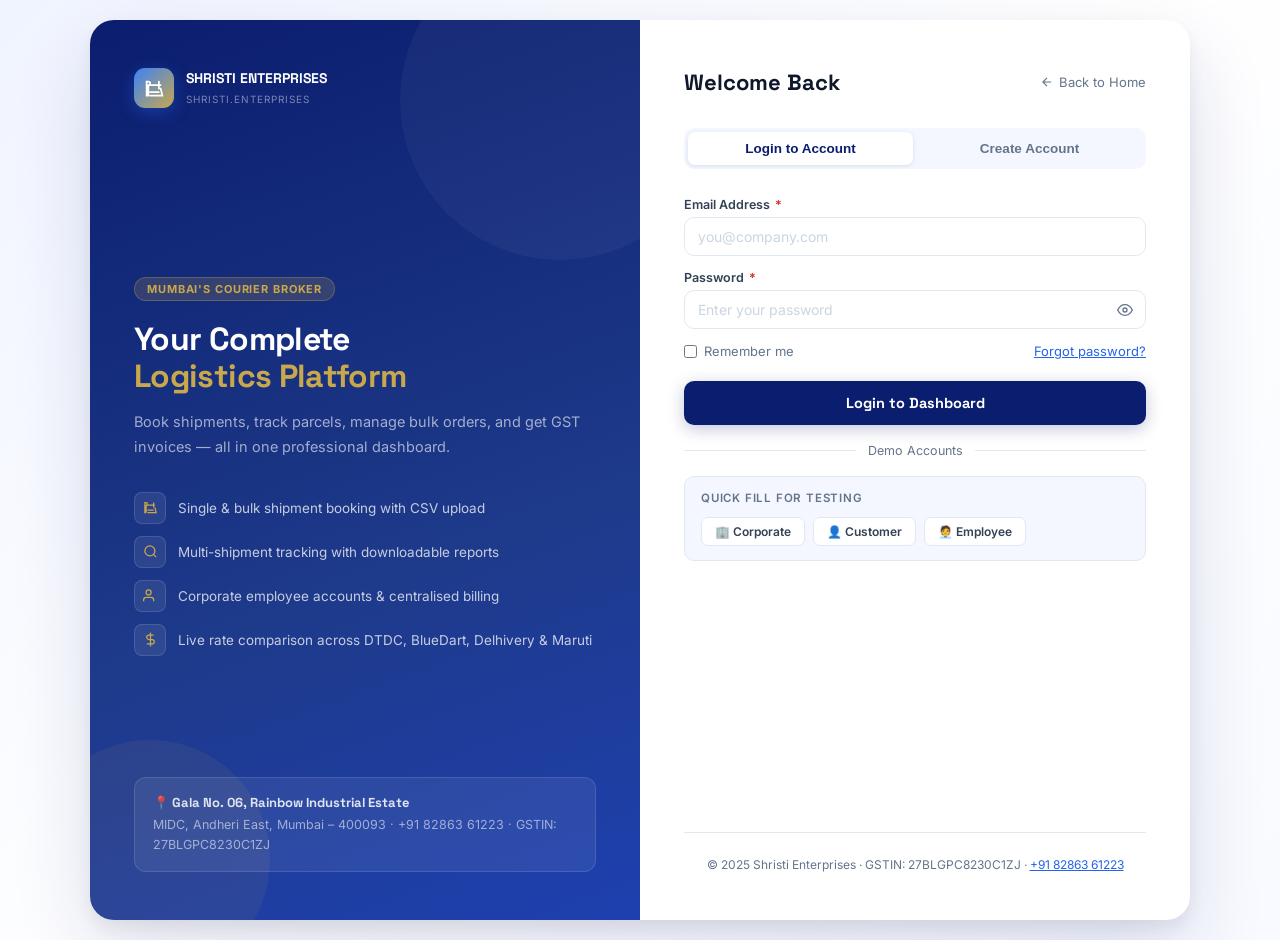
<file: track.html>
<!DOCTYPE html>
<html lang="en">
<head>
<meta charset="UTF-8"/><meta name="viewport" content="width=device-width,initial-scale=1"/>
<title>Track Shipments – Shristi Enterprises</title>
<link href="https://fonts.googleapis.com/css2?family=Space+Grotesk:wght@400;500;600;700;800&family=Inter:wght@300;400;500;600&family=JetBrains+Mono:wght@400;500&display=swap" rel="stylesheet"/>
<link rel="stylesheet" href="style.css"/>
<script src="app.js"></script>
<style>
.track-hero{background:linear-gradient(135deg,var(--navy) 0%,var(--navy2) 100%);padding:32px 28px;border-radius:var(--r-lg);margin-bottom:24px;position:relative;overflow:hidden;}
.track-hero::before{content:'';position:absolute;top:-60px;right:-60px;width:220px;height:220px;border-radius:50%;background:rgba(255,255,255,0.04);}
.track-hero-title{font-family:'Space Grotesk',sans-serif;font-size:22px;font-weight:800;color:#fff;margin-bottom:6px;position:relative;z-index:1;}
.track-hero-sub{font-size:13.5px;color:rgba(255,255,255,0.6);margin-bottom:20px;position:relative;z-index:1;}
.track-input-wrap{display:flex;gap:10px;flex-wrap:wrap;position:relative;z-index:1;}
.track-textarea{flex:1;min-width:280px;padding:12px 16px;background:rgba(255,255,255,0.1);border:1.5px solid rgba(255,255,255,0.2);border-radius:10px;color:#fff;font-size:14px;font-family:'JetBrains Mono',monospace;resize:none;height:80px;outline:none;transition:border-color 0.2s;}
.track-textarea:focus{border-color:rgba(255,255,255,0.5);}
.track-textarea::placeholder{color:rgba(255,255,255,0.4);font-family:'Inter',sans-serif;}
.track-ctrl{display:flex;flex-direction:column;gap:8px;}
.track-carrier-sel{padding:10px 32px 10px 13px;background:rgba(255,255,255,0.1);border:1.5px solid rgba(255,255,255,0.2);border-radius:8px;color:#fff;font-size:13px;appearance:none;background-image:url("data:image/svg+xml,%3Csvg xmlns='http://www.w3.org/2000/svg' width='10' height='7'%3E%3Cpath d='M1 1l4 4 4-4' stroke='white' stroke-width='1.5' fill='none'/%3E%3C/svg%3E");background-repeat:no-repeat;background-position:right 10px center;outline:none;cursor:pointer;}
.track-carrier-sel option{background:#1E3A8A;color:#fff;}
.track-go-btn{padding:12px 22px;background:#fff;color:var(--navy);border:none;border-radius:8px;font-size:13.5px;font-weight:700;cursor:pointer;font-family:'Space Grotesk',sans-serif;transition:all 0.2s;white-space:nowrap;display:flex;align-items:center;gap:7px;}
.track-go-btn:hover{background:var(--gold);transform:translateY(-1px);}
.track-go-btn svg{width:15px;height:15px;}
/* RESULT CARDS */
.result-list{display:flex;flex-direction:column;gap:16px;}
.result-card{background:var(--white);border:1.5px solid var(--border);border-radius:var(--r-md);overflow:hidden;transition:box-shadow 0.2s;}
.result-card:hover{box-shadow:var(--shadow-md);}
.rc-header{padding:16px 20px;display:flex;align-items:center;justify-content:space-between;gap:12px;cursor:pointer;user-select:none;flex-wrap:wrap;}
.rc-header-left{display:flex;align-items:center;gap:12px;flex-wrap:wrap;}
.rc-awb{font-family:'JetBrains Mono',monospace;font-size:16px;font-weight:700;color:var(--navy);}
.rc-toggle{width:28px;height:28px;border-radius:50%;border:1.5px solid var(--border);background:var(--white);display:flex;align-items:center;justify-content:center;cursor:pointer;transition:all 0.2s;flex-shrink:0;}
.rc-toggle svg{width:14px;height:14px;color:var(--muted);transition:transform 0.25s;}
.result-card.open .rc-toggle svg{transform:rotate(180deg);}
.result-card.open .rc-toggle{background:var(--navy);border-color:var(--navy);}
.result-card.open .rc-toggle svg{color:#fff;}
.rc-body{display:none;padding:0 20px 20px;}
.result-card.open .rc-body{display:block;animation:fadeIn 0.25s ease;}
@keyframes fadeIn{from{opacity:0;transform:translateY(6px)}to{opacity:1;transform:translateY(0)}}
.rc-meta-grid{display:grid;grid-template-columns:repeat(4,1fr);gap:10px;margin-bottom:18px;}
.rc-meta{background:var(--bg);border-radius:8px;padding:11px 13px;}
.rc-meta-lbl{font-size:10px;font-weight:700;color:var(--muted);text-transform:uppercase;letter-spacing:0.07em;margin-bottom:3px;}
.rc-meta-val{font-size:13.5px;font-weight:600;color:var(--text);}
.rc-meta-val.gold{color:var(--gold);}
.rc-carrier-note{padding:12px 16px;background:var(--blue-xlight);border:1px solid var(--blue-light);border-radius:8px;font-size:12.5px;color:var(--navy);display:flex;align-items:flex-start;gap:10px;margin-top:14px;}
.rc-carrier-note svg{width:15px;height:15px;color:var(--blue);flex-shrink:0;margin-top:1px;}
.rc-carrier-actions{display:flex;gap:8px;margin-top:8px;flex-wrap:wrap;}
/* NOT FOUND */
.rc-notfound{padding:16px 20px;font-size:13.5px;color:var(--muted);}
/* SUMMARY BAR */
.summary-bar{background:var(--white);border:1.5px solid var(--border);border-radius:var(--r-md);padding:14px 20px;margin-bottom:18px;display:flex;align-items:center;gap:20px;flex-wrap:wrap;}
.sb-item{display:flex;align-items:center;gap:6px;font-size:13px;}
.sb-dot{width:9px;height:9px;border-radius:50%;flex-shrink:0;}
/* PRINT STYLES */
@media print{
  .sidebar,.topbar,.track-hero,.track-ctrl,.filter-bar,.no-print,.rc-toggle{display:none!important;}
  .main{margin-left:0!important;}
  .result-card{box-shadow:none!important;border:1px solid #ddd!important;break-inside:avoid;margin-bottom:12px;}
  .rc-body{display:block!important;}
  body{background:#fff;}
  .rc-carrier-note{display:none;}
}
</style>
</head>
<body>
<div class="app-layout">
  <aside class="sidebar">
    <div class="sidebar-logo">
      <div class="sidebar-logo-icon"><svg viewBox="0 0 24 24" fill="none" stroke="currentColor" stroke-width="2" stroke-linecap="round"><path d="M5 8h14M5 8a2 2 0 1 0 0-4H3v16h2M5 8v12m14-8 2 8H7m10-8V4M7 16h10"/></svg></div>
      <div class="sidebar-logo-text"><strong>SHRISTI</strong><span>shristi.enterprises</span></div>
    </div>
    <nav class="sidebar-nav">
      <div class="nav-section-label">Main</div>
      <a class="nav-item" href="dashboard.html"><svg viewBox="0 0 24 24" fill="none" stroke="currentColor" stroke-width="2"><rect x="3" y="3" width="7" height="7"/><rect x="14" y="3" width="7" height="7"/><rect x="14" y="14" width="7" height="7"/><rect x="3" y="14" width="7" height="7"/></svg>Dashboard</a>
      <a class="nav-item" href="book.html"><svg viewBox="0 0 24 24" fill="none" stroke="currentColor" stroke-width="2" stroke-linecap="round"><path d="M5 8h14M5 8a2 2 0 1 0 0-4H3v16h2M5 8v12m14-8 2 8H7m10-8V4M7 16h10"/></svg>Book Shipment</a>
      <a class="nav-item active" href="track.html"><svg viewBox="0 0 24 24" fill="none" stroke="currentColor" stroke-width="2"><circle cx="11" cy="11" r="8"/><path d="m21 21-4.35-4.35"/></svg>Track Shipments</a>
      <div class="nav-section-label">Reports</div>
      <a class="nav-item" href="dashboard.html#shipments"><svg viewBox="0 0 24 24" fill="none" stroke="currentColor" stroke-width="2"><path d="M14 2H6a2 2 0 0 0-2 2v16a2 2 0 0 0 2 2h12a2 2 0 0 0 2-2V8z"/><polyline points="14 2 14 8 20 8"/></svg>All Shipments</a>
    </nav>
    <div class="sidebar-footer">
      <div class="sidebar-user" onclick="Auth.logout()">
        <div class="user-avatar" id="sideAvatar">?</div>
        <div class="sidebar-user-info"><strong id="sideName">—</strong><span id="sideRole">—</span></div>
        <svg width="14" height="14" viewBox="0 0 24 24" fill="none" stroke="rgba(255,255,255,0.4)" stroke-width="2"><path d="M9 21H5a2 2 0 0 1-2-2V5a2 2 0 0 1 2-2h4"/><polyline points="16 17 21 12 16 7"/><line x1="21" y1="12" x2="9" y2="12"/></svg>
      </div>
    </div>
  </aside>

  <div class="main">
    <div class="topbar">
      <div class="topbar-left"><div class="page-title">Track Shipments</div></div>
      <div class="topbar-right no-print">
        <button class="topbar-btn" onclick="exportResults()" id="exportBtn" style="display:none"><svg viewBox="0 0 24 24" fill="none" stroke="currentColor" stroke-width="2"><path d="M21 15v4a2 2 0 0 1-2 2H5a2 2 0 0 1-2-2v-4"/><polyline points="7 10 12 15 17 10"/></svg>Export CSV</button>
        <button class="topbar-btn" onclick="printReport()" id="printBtn" style="display:none"><svg viewBox="0 0 24 24" fill="none" stroke="currentColor" stroke-width="2"><polyline points="6 9 6 2 18 2 18 9"/><path d="M6 18H4a2 2 0 0 1-2-2v-5a2 2 0 0 1 2-2h16a2 2 0 0 1 2 2v5a2 2 0 0 1-2 2h-2"/><rect x="6" y="14" width="12" height="8"/></svg>Print Report</button>
        <a href="book.html" class="topbar-btn primary"><svg viewBox="0 0 24 24" fill="none" stroke="currentColor" stroke-width="2"><line x1="12" y1="5" x2="12" y2="19"/><line x1="5" y1="12" x2="19" y2="12"/></svg>New Booking</a>
      </div>
    </div>

    <div class="page-content">
      <!-- HERO INPUT -->
      <div class="track-hero no-print">
        <div class="track-hero-title">Multi-Shipment Tracker</div>
        <div class="track-hero-sub">Track up to 50 shipments at once — enter AWB numbers separated by commas or one per line</div>
        <div class="track-input-wrap">
          <textarea class="track-textarea" id="awbInput" placeholder="DT12345678901, BD98765432100&#10;DL45678901234&#10;MR11223344556"></textarea>
          <div class="track-ctrl">
            <select class="track-carrier-sel" id="carrierFilter">
              <option value="">All Carriers (Auto-detect)</option>
              <option value="dtdc">DTDC Express</option>
              <option value="maruti">Maruti Courier</option>
              <option value="bluedart">BlueDart Express</option>
              <option value="delhivery">Delhivery</option>
            </select>
            <button class="track-go-btn" onclick="doTrackAll()">
              <svg viewBox="0 0 24 24" fill="none" stroke="currentColor" stroke-width="2.5"><circle cx="11" cy="11" r="8"/><path d="m21 21-4.35-4.35"/></svg>
              Track All
            </button>
            <button class="track-go-btn" style="background:rgba(255,255,255,0.12);color:#fff;border:1px solid rgba(255,255,255,0.2)" onclick="loadMyShipments()">
              <svg viewBox="0 0 24 24" fill="none" stroke="currentColor" stroke-width="2"><path d="M20 21v-2a4 4 0 0 0-4-4H8a4 4 0 0 0-4 4v2"/><circle cx="12" cy="7" r="4"/></svg>
              My Shipments
            </button>
          </div>
        </div>
        <div style="display:flex;gap:12px;margin-top:12px;flex-wrap:wrap;z-index:1;position:relative">
          <span style="font-size:12px;color:rgba(255,255,255,0.5)">Carrier prefix guide:</span>
          <span style="font-size:12px;color:rgba(255,255,255,0.7)"><span style="color:#ff8080">DT</span>→DTDC</span>
          <span style="font-size:12px;color:rgba(255,255,255,0.7)"><span style="color:#ffd080">MR</span>→Maruti</span>
          <span style="font-size:12px;color:rgba(255,255,255,0.7)"><span style="color:#80b0ff">BD</span>→BlueDart</span>
          <span style="font-size:12px;color:rgba(255,255,255,0.7)"><span style="color:#ffb080">DL</span>→Delhivery</span>
          <span style="font-size:12px;color:rgba(255,255,255,0.5)">|</span>
          <span style="font-size:12px;color:rgba(255,255,255,0.7)"><span style="color:#80ffb0">SHR</span>→Shristi Internal</span>
        </div>
      </div>

      <!-- FILTER + SUMMARY -->
      <div id="summaryArea" style="display:none">
        <div class="summary-bar no-print" id="summaryBar"></div>
        <div class="filter-bar no-print">
          <div class="search-box"><svg viewBox="0 0 24 24" fill="none" stroke="currentColor" stroke-width="2"><circle cx="11" cy="11" r="8"/><path d="m21 21-4.35-4.35"/></svg><input id="filterSearch" placeholder="Filter by AWB, name, city…" oninput="applyFilters()"/></div>
          <select class="filter-select" id="filterStatus" onchange="applyFilters()">
            <option value="">All Statuses</option>
            <option value="booked">Booked</option>
            <option value="picked_up">Picked Up</option>
            <option value="in_transit">In Transit</option>
            <option value="out_for_delivery">Out for Delivery</option>
            <option value="delivered">Delivered</option>
            <option value="failed_delivery">Failed</option>
          </select>
          <select class="filter-select" id="filterCarrier" onchange="applyFilters()">
            <option value="">All Carriers</option>
            <option value="dtdc">DTDC</option>
            <option value="maruti">Maruti</option>
            <option value="bluedart">BlueDart</option>
            <option value="delhivery">Delhivery</option>
          </select>
          <button class="btn btn-ghost btn-sm" onclick="expandAll()">Expand All</button>
          <button class="btn btn-ghost btn-sm" onclick="collapseAll()">Collapse All</button>
        </div>
      </div>

      <!-- PRINT HEADER (only visible on print) -->
      <div id="printHeader" style="display:none">
        <div style="display:flex;align-items:center;justify-content:space-between;margin-bottom:20px;padding-bottom:16px;border-bottom:2px solid #0B1D6E">
          <div><div style="font-family:'Space Grotesk',sans-serif;font-size:22px;font-weight:800;color:#0B1D6E">SHRISTI ENTERPRISES</div><div style="font-size:12px;color:#64748B">Tracking Report · Generated: <span id="printDate"></span></div></div>
          <div style="text-align:right;font-size:12px;color:#64748B"><div>GSTIN: 27BLGPC8230C1ZJ</div><div>+91 82863 61223 · shristi.enterprises</div><div>MIDC, Andheri East, Mumbai – 400093</div></div>
        </div>
      </div>

      <!-- RESULTS -->
      <div class="result-list" id="resultList"></div>

      <!-- EMPTY STATE -->
      <div id="emptyState" class="card" style="display:none">
        <div class="empty-state">
          <div class="empty-icon"><svg viewBox="0 0 24 24" fill="none" stroke="currentColor" stroke-width="2"><circle cx="11" cy="11" r="8"/><path d="m21 21-4.35-4.35"/></svg></div>
          <div class="empty-title">No Shipments Found</div>
          <div class="empty-sub">No shipments match your search. Try different AWB numbers or check the carrier selection.</div>
          <a href="book.html" class="btn btn-primary" style="margin-top:4px">Book a Shipment</a>
        </div>
      </div>

      <!-- CARRIER HELP -->
      <div class="card no-print" style="margin-top:24px">
        <div class="card-header"><div class="card-title">Carrier Tracking Information</div></div>
        <div style="display:grid;grid-template-columns:repeat(4,1fr);gap:0">
          ${[
            {n:'DTDC Express',c:'#DC2626',note:'Requires CAPTCHA on their site. AWB is auto-copied when you click the link.',url:'dtdc.com/track-your-shipment'},
            {n:'Maruti Courier',c:'#D97706',note:'Enter AWB on their tracking page for real-time surface shipment updates.',url:'maruticourier.com/track'},
            {n:'BlueDart Express',c:'#1D4ED8',note:'AWB is pre-filled in the URL. Click Track on BlueDart for instant air tracking.',url:'bluedart.com/tracking'},
            {n:'Delhivery',c:'#EA580C',note:'AWB pre-filled. Full timeline with delivery attempts loads automatically.',url:'delhivery.com/tracking'}
          ].map((c,i)=>`<div style="padding:18px 20px;${i>0?'border-left:1px solid var(--border)':''}">
            <div style="font-size:14px;font-weight:800;color:${c.c};margin-bottom:4px">${c.n}</div>
            <div style="font-size:12px;color:var(--muted);line-height:1.6;margin-bottom:8px">${c.note}</div>
            <div style="font-size:11px;color:var(--blue)">${c.url}</div>
          </div>`).join('')}
        </div>
      </div>
    </div>
  </div>
</div>

<div class="toast" id="toast"></div>

<script>
const me = Auth.guard();
document.getElementById('sideAvatar').textContent = me.name.charAt(0);
document.getElementById('sideName').textContent = me.name;
document.getElementById('sideRole').textContent = U.cap(me.role);

let _results = [], _filtered = [];

// Auto-detect carrier from AWB prefix
function detectCarrier(awb) {
  const a = awb.toUpperCase();
  if(a.startsWith('DT')) return 'dtdc';
  if(a.startsWith('MR')) return 'maruti';
  if(a.startsWith('BD')) return 'bluedart';
  if(a.startsWith('DL')) return 'delhivery';
  if(a.startsWith('SHR')) return 'internal';
  return null;
}

function doTrackAll() {
  const raw = document.getElementById('awbInput').value;
  const globalCarrier = document.getElementById('carrierFilter').value;
  const awbs = raw.split(/[\n,;]+/).map(s=>s.trim().toUpperCase()).filter(Boolean).slice(0,50);
  if(!awbs.length) { U.toast('Please enter at least one AWB number','error'); return; }

  _results = awbs.map(awb => {
    // Check internal shipments first
    const internal = Ship.byAWB(awb);
    if(internal) return { awb, found: true, internal: true, ship: internal, carrier: internal.carrier };

    // External carrier
    const carrier = globalCarrier || detectCarrier(awb);
    return { awb, found: false, internal: false, carrier: carrier||'dtdc' };
  });

  _filtered = [..._results];
  renderResults();
  updateSummary();
  document.getElementById('exportBtn').style.display = '';
  document.getElementById('printBtn').style.display = '';
  document.getElementById('summaryArea').style.display = '';
}

function loadMyShipments() {
  const ships = Ship.byUser(me.id).slice(0, 50);
  if(!ships.length) { U.toast('No shipments found in your account','info'); return; }
  document.getElementById('awbInput').value = ships.map(s=>s.awb).join('\n');
  _results = ships.map(s => ({ awb: s.awb, found: true, internal: true, ship: s, carrier: s.carrier }));
  _filtered = [..._results];
  renderResults();
  updateSummary();
  document.getElementById('exportBtn').style.display = '';
  document.getElementById('printBtn').style.display = '';
  document.getElementById('summaryArea').style.display = '';
  U.toast(`Loaded ${ships.length} shipments`);
}

function renderResults() {
  const list = document.getElementById('resultList');
  const empty = document.getElementById('emptyState');
  if(!_filtered.length) { list.innerHTML=''; empty.style.display=''; return; }
  empty.style.display = 'none';

  list.innerHTML = _filtered.map((r, idx) => {
    if(!r.found) return renderExternal(r, idx);
    return renderInternal(r, idx);
  }).join('');
}

function renderInternal(r, idx) {
  const s = r.ship;
  const sc = U.statusColor(s.status), sbg = U.statusBg(s.status);
  const cc = U.carrierColor(s.carrier), cbg = U.carrierBg(s.carrier);
  const d = new Date(s.createdAt); d.setDate(d.getDate()+3);

  return `<div class="result-card" id="rc_${idx}">
    <div class="rc-header" onclick="toggleCard(${idx})">
      <div class="rc-header-left">
        <span class="rc-awb">${s.awb}</span>
        <span class="badge" style="color:${cc};background:${cbg};border:1px solid ${cc}22">${U.carrierName(s.carrier)}</span>
        <span class="badge" style="color:${sc};background:${sbg};border:1px solid ${sc}33">${Ship.LABELS[s.status]||s.status}</span>
        <span class="text-sm text-muted">${s.rName} · ${s.rCity}</span>
      </div>
      <div style="display:flex;align-items:center;gap:10px">
        <span class="text-sm text-muted no-print">${U.ago(s.createdAt)}</span>
        <div class="rc-toggle"><svg viewBox="0 0 24 24" fill="none" stroke="currentColor" stroke-width="2"><polyline points="6 9 12 15 18 9"/></svg></div>
      </div>
    </div>
    <div class="rc-body">
      <div class="rc-meta-grid">
        <div class="rc-meta"><div class="rc-meta-lbl">From</div><div class="rc-meta-val">${s.sCity}, ${s.sState||'MH'}</div></div>
        <div class="rc-meta"><div class="rc-meta-lbl">To</div><div class="rc-meta-val">${s.rCity}, ${s.rPin}</div></div>
        <div class="rc-meta"><div class="rc-meta-lbl">Est. Delivery</div><div class="rc-meta-val gold">${s.status==='delivered'?U.fmtDate(s.deliveredAt):d.toLocaleDateString('en-IN',{weekday:'short',day:'numeric',month:'short'})}</div></div>
        <div class="rc-meta"><div class="rc-meta-lbl">Weight / Amount</div><div class="rc-meta-val">${s.weight}kg · ${U.inr(s.rates?.total)}</div></div>
      </div>
      <div class="timeline">
        ${(s.events||[]).map((ev,i,arr)=>{
          const isDone = i<arr.length-1 || s.status==='delivered';
          const isActive = i===arr.length-1 && s.status!=='delivered';
          return `<div class="tl-item${isDone?' done':isActive?' active':''}">
            <div class="tl-dot"></div>
            <div class="tl-event">${ev.label}</div>
            <div class="tl-meta">${U.fmtDT(ev.ts)}${ev.loc?' · '+ev.loc:''}</div>
            ${ev.note&&ev.note!=='Updated status'?`<div class="tl-meta" style="font-style:italic;margin-top:2px">${ev.note}</div>`:''}
          </div>`;
        }).join('')}
      </div>
      <div class="rc-carrier-note no-print">
        <svg viewBox="0 0 24 24" fill="none" stroke="currentColor" stroke-width="2"><circle cx="12" cy="12" r="10"/><path d="M12 16v-4M12 8h.01"/></svg>
        <div>
          <div>Live data for this shipment is managed by Shristi Enterprises. For real-time carrier scan data, check the carrier's official website.</div>
          <div class="rc-carrier-actions">
            <button class="btn btn-primary btn-sm" onclick="window.open('${U.trackURL(s.carrier,s.awb)}','_blank');${s.carrier==='dtdc'?`navigator.clipboard.writeText('${s.awb}').catch(()=>{})`:''}" >Open ${U.carrierName(s.carrier)} Tracker ↗</button>
            ${s.carrier==='dtdc'?`<button class="btn btn-outline btn-sm" onclick="navigator.clipboard.writeText('${s.awb}').then(()=>{U.toast('AWB copied')})">📋 Copy AWB for CAPTCHA</button>`:''}
          </div>
        </div>
      </div>
    </div>
  </div>`;
}

function renderExternal(r, idx) {
  const cc = U.carrierColor(r.carrier), cbg = U.carrierBg(r.carrier);
  const trackUrl = U.trackURL(r.carrier, r.awb);
  return `<div class="result-card" id="rc_${idx}">
    <div class="rc-header" onclick="toggleCard(${idx})">
      <div class="rc-header-left">
        <span class="rc-awb">${r.awb}</span>
        <span class="badge" style="color:${cc};background:${cbg};border:1px solid ${cc}22">${U.carrierName(r.carrier)}</span>
        <span class="badge badge-gray">Not in Shristi System</span>
      </div>
      <div class="rc-toggle"><svg viewBox="0 0 24 24" fill="none" stroke="currentColor" stroke-width="2"><polyline points="6 9 12 15 18 9"/></svg></div>
    </div>
    <div class="rc-body">
      <div class="alert alert-info" style="margin-bottom:14px">
        <svg viewBox="0 0 24 24" fill="none" stroke="currentColor" stroke-width="2"><circle cx="12" cy="12" r="10"/><path d="M12 16v-4M12 8h.01"/></svg>
        <div>This AWB was not found in our system. It may be a direct carrier booking. Click below to track on the carrier's official website.</div>
      </div>
      <div class="rc-carrier-actions">
        <button class="btn btn-primary btn-sm" onclick="window.open('${trackUrl}','_blank');${r.carrier==='dtdc'?`navigator.clipboard.writeText('${r.awb}').catch(()=>{})`:''}" >Open ${U.carrierName(r.carrier)} Tracker ↗</button>
        <button class="btn btn-outline btn-sm" onclick="navigator.clipboard.writeText('${r.awb}').then(()=>{U.toast('AWB copied to clipboard')})">📋 Copy AWB</button>
      </div>
      ${r.carrier==='dtdc'?'<div class="form-hint" style="margin-top:8px;color:var(--warning)">⚠️ DTDC requires CAPTCHA — your AWB has been copied to clipboard for easy pasting.</div>':''}
    </div>
  </div>`;
}

function toggleCard(idx) {
  document.getElementById('rc_'+idx).classList.toggle('open');
}
function expandAll() { document.querySelectorAll('.result-card').forEach(c=>c.classList.add('open')); }
function collapseAll() { document.querySelectorAll('.result-card').forEach(c=>c.classList.remove('open')); }

function updateSummary() {
  const internal = _filtered.filter(r=>r.found);
  const statCounts = {};
  internal.forEach(r=>{ const s=r.ship.status; statCounts[s]=(statCounts[s]||0)+1; });
  const notFound = _filtered.filter(r=>!r.found).length;

  const parts = Object.entries(statCounts).map(([s,n])=>
    `<div class="sb-item"><div class="sb-dot" style="background:${U.statusColor(s)}"></div><span>${n} ${Ship.LABELS[s]||s}</span></div>`
  );
  if(notFound) parts.push(`<div class="sb-item"><div class="sb-dot" style="background:var(--muted)"></div><span>${notFound} Not in System</span></div>`);

  document.getElementById('summaryBar').innerHTML = `
    <strong class="text-sm text-navy">${_filtered.length} Shipments</strong>
    <div style="width:1px;height:20px;background:var(--border)"></div>
    ${parts.join('')}`;
}

function applyFilters() {
  const q = (document.getElementById('filterSearch').value||'').toLowerCase();
  const st = document.getElementById('filterStatus').value;
  const ca = document.getElementById('filterCarrier').value;
  _filtered = _results.filter(r => {
    if(ca && r.carrier !== ca) return false;
    if(st && (!r.found || r.ship.status !== st)) return false;
    if(q) {
      const match = r.awb.toLowerCase().includes(q) ||
        (r.found && (r.ship.rName.toLowerCase().includes(q) || r.ship.rCity.toLowerCase().includes(q)));
      if(!match) return false;
    }
    return true;
  });
  renderResults();
  updateSummary();
}

function exportResults() {
  if(!_results.length) return;
  const rows = ['AWB Number,Carrier,Receiver,City,PIN,Weight,Status,Last Update,Amount (₹),Carrier Track URL'];
  _results.forEach(r => {
    if(r.found) {
      const s = r.ship;
      const lastEv = s.events?.[s.events.length-1];
      rows.push(`${s.awb},${U.carrierName(s.carrier)},${s.rName},${s.rCity},${s.rPin},${s.weight}kg,${Ship.LABELS[s.status]},${U.fmtDT(lastEv?.ts)},${s.rates?.total||0},${U.trackURL(s.carrier,s.awb)}`);
    } else {
      rows.push(`${r.awb},${U.carrierName(r.carrier)},—,—,—,—,Not in System,—,—,${U.trackURL(r.carrier,r.awb)}`);
    }
  });
  U.downloadCSV(`Shristi_Tracking_Report_${new Date().toISOString().slice(0,10)}.csv`, rows.join('\n'));
  U.toast('Tracking report exported as CSV');
}

function printReport() {
  expandAll();
  document.getElementById('printHeader').style.display = 'block';
  document.getElementById('printDate').textContent = new Date().toLocaleString('en-IN');
  setTimeout(()=>{
    window.print();
    document.getElementById('printHeader').style.display = 'none';
  }, 300);
}

// Auto-load if URL has AWBs
const urlAWBs = new URLSearchParams(location.search).get('awbs');
if(urlAWBs) {
  document.getElementById('awbInput').value = urlAWBs.replace(/,/g,'\n');
  setTimeout(doTrackAll, 300);
}
</script>
</body>
</html>
</file>
<file: style.css>
/* ═══ SHRISTI ENTERPRISES — SHARED DESIGN SYSTEM ═══ */
@import url('https://fonts.googleapis.com/css2?family=Space+Grotesk:wght@400;500;600;700;800&family=Inter:wght@300;400;500;600&family=JetBrains+Mono:wght@400;500&display=swap');

:root {
  --white:#FFFFFF; --bg:#F4F7FF; --bg2:#EEF2FF; --bg3:#E8EDFF;
  --navy:#0B1D6E; --navy2:#1E3A8A; --navy3:#2563EB;
  --blue:#2563EB; --blue2:#3B82F6; --blue-light:#DBEAFE; --blue-xlight:#EFF6FF;
  --gold:#C9A84C; --gold2:#E2B354; --gold-light:#FEF9EE; --gold-border:#F0D080;
  --text:#0F172A; --text2:#1E293B; --muted:#64748B; --muted2:#94A3B8; --placeholder:#CBD5E1;
  --border:#E2E8F0; --border2:#CBD5E1; --border-dark:#94A3B8;
  --success:#059669; --success-bg:#ECFDF5; --success-border:#A7F3D0;
  --warning:#D97706; --warning-bg:#FFFBEB; --warning-border:#FCD34D;
  --danger:#DC2626; --danger-bg:#FEF2F2; --danger-border:#FECACA;
  --info:#0891B2; --info-bg:#ECFEFF; --info-border:#A5F3FC;
  --purple:#7C3AED; --purple-bg:#F5F3FF;
  --shadow-xs:0 1px 2px rgba(0,0,0,0.05);
  --shadow-sm:0 1px 3px rgba(0,0,0,0.06),0 2px 8px rgba(11,29,110,0.06);
  --shadow:0 2px 4px rgba(0,0,0,0.04),0 8px 24px rgba(11,29,110,0.09);
  --shadow-md:0 4px 8px rgba(0,0,0,0.05),0 16px 40px rgba(11,29,110,0.12);
  --shadow-lg:0 8px 16px rgba(0,0,0,0.06),0 32px 64px rgba(11,29,110,0.15);
  --shadow-xl:0 16px 32px rgba(0,0,0,0.08),0 48px 96px rgba(11,29,110,0.18);
  --r:10px; --r-sm:7px; --r-md:14px; --r-lg:20px; --r-xl:28px;
  --sidebar:260px;
}

*,*::before,*::after{box-sizing:border-box;margin:0;padding:0;}
html{scroll-behavior:smooth;font-size:15px;}
body{font-family:'Inter',sans-serif;background:var(--bg);color:var(--text);-webkit-font-smoothing:antialiased;}
::-webkit-scrollbar{width:5px;height:5px;}
::-webkit-scrollbar-track{background:var(--bg);}
::-webkit-scrollbar-thumb{background:var(--border2);border-radius:3px;}
::-webkit-scrollbar-thumb:hover{background:var(--muted2);}
input,select,textarea,button{font-family:inherit;font-size:inherit;}
a{text-decoration:none;color:inherit;}
img{max-width:100%;}

/* ── LAYOUT ── */
.app-layout{display:flex;min-height:100vh;}
.sidebar{
  width:var(--sidebar);flex-shrink:0;
  background:var(--navy);
  display:flex;flex-direction:column;
  position:fixed;top:0;left:0;height:100vh;z-index:200;
  box-shadow:4px 0 24px rgba(11,29,110,0.15);
  transition:transform 0.3s ease;
}
.sidebar-logo{
  padding:22px 20px 18px;border-bottom:1px solid rgba(255,255,255,0.08);
  display:flex;align-items:center;gap:12px;
}
.sidebar-logo-icon{
  width:38px;height:38px;border-radius:10px;
  background:linear-gradient(135deg,var(--blue2),var(--gold));
  display:flex;align-items:center;justify-content:center;flex-shrink:0;
  box-shadow:0 4px 12px rgba(37,99,235,0.4);
}
.sidebar-logo-icon svg{width:20px;height:20px;color:#fff;}
.sidebar-logo-text{color:#fff;}
.sidebar-logo-text strong{display:block;font-family:'Space Grotesk',sans-serif;font-size:13px;font-weight:700;letter-spacing:0.02em;}
.sidebar-logo-text span{font-size:10px;opacity:0.55;text-transform:uppercase;letter-spacing:0.08em;}
.sidebar-nav{flex:1;padding:14px 12px;overflow-y:auto;}
.nav-section-label{font-size:10px;font-weight:600;text-transform:uppercase;letter-spacing:0.1em;color:rgba(255,255,255,0.35);padding:12px 10px 6px;margin-top:4px;}
.nav-item{
  display:flex;align-items:center;gap:10px;padding:10px 12px;
  border-radius:var(--r-sm);color:rgba(255,255,255,0.65);
  font-size:13.5px;font-weight:500;cursor:pointer;transition:all 0.2s;
  text-decoration:none;margin-bottom:2px;
}
.nav-item svg{width:17px;height:17px;flex-shrink:0;opacity:0.8;}
.nav-item:hover{background:rgba(255,255,255,0.08);color:#fff;}
.nav-item.active{background:rgba(37,99,235,0.25);color:#fff;font-weight:600;}
.nav-item.active svg{opacity:1;}
.nav-badge{margin-left:auto;background:var(--blue2);color:#fff;font-size:10px;font-weight:700;padding:2px 7px;border-radius:10px;}
.sidebar-footer{padding:14px 12px;border-top:1px solid rgba(255,255,255,0.08);}
.sidebar-user{display:flex;align-items:center;gap:10px;padding:10px;border-radius:var(--r-sm);cursor:pointer;transition:background 0.2s;}
.sidebar-user:hover{background:rgba(255,255,255,0.07);}
.user-avatar{width:34px;height:34px;border-radius:50%;background:linear-gradient(135deg,var(--blue2),var(--purple));display:flex;align-items:center;justify-content:center;font-family:'Space Grotesk',sans-serif;font-size:13px;font-weight:700;color:#fff;flex-shrink:0;}
.sidebar-user-info{flex:1;min-width:0;}
.sidebar-user-info strong{display:block;font-size:12.5px;font-weight:600;color:#fff;white-space:nowrap;overflow:hidden;text-overflow:ellipsis;}
.sidebar-user-info span{font-size:10.5px;color:rgba(255,255,255,0.45);text-transform:capitalize;}

/* ── MAIN CONTENT ── */
.main{margin-left:var(--sidebar);flex:1;display:flex;flex-direction:column;min-height:100vh;}
.topbar{
  background:var(--white);border-bottom:1px solid var(--border);
  padding:0 28px;height:62px;display:flex;align-items:center;
  justify-content:space-between;position:sticky;top:0;z-index:100;
  box-shadow:var(--shadow-xs);
}
.topbar-left{display:flex;align-items:center;gap:16px;}
.page-title{font-family:'Space Grotesk',sans-serif;font-size:18px;font-weight:700;color:var(--text);}
.topbar-right{display:flex;align-items:center;gap:12px;}
.topbar-btn{
  display:flex;align-items:center;gap:6px;padding:7px 14px;
  border-radius:var(--r-sm);font-size:13px;font-weight:600;cursor:pointer;
  border:1px solid var(--border);background:var(--white);color:var(--text2);
  transition:all 0.2s;
}
.topbar-btn:hover{background:var(--bg);border-color:var(--border2);}
.topbar-btn svg{width:15px;height:15px;}
.topbar-btn.primary{background:var(--navy);color:#fff;border-color:var(--navy);}
.topbar-btn.primary:hover{background:var(--navy2);}
.page-content{padding:28px;flex:1;}

/* ── CARDS ── */
.card{
  background:var(--white);border:1px solid var(--border);
  border-radius:var(--r-md);box-shadow:var(--shadow-sm);
  transition:box-shadow 0.25s,transform 0.25s;
}
.card-hover:hover{box-shadow:var(--shadow-md);transform:translateY(-2px);}
.card-header{padding:18px 22px;border-bottom:1px solid var(--border);display:flex;align-items:center;justify-content:space-between;gap:12px;}
.card-title{font-family:'Space Grotesk',sans-serif;font-size:15px;font-weight:700;color:var(--text);}
.card-body{padding:22px;}
.card-body-tight{padding:16px 22px;}
.card-footer{padding:14px 22px;border-top:1px solid var(--border);background:var(--bg);}

/* ── STAT CARDS ── */
.stat-grid{display:grid;grid-template-columns:repeat(4,1fr);gap:16px;margin-bottom:24px;}
.stat-card{
  background:var(--white);border:1px solid var(--border);border-radius:var(--r-md);
  padding:20px 22px;position:relative;overflow:hidden;
  box-shadow:var(--shadow-sm);transition:all 0.25s;
}
.stat-card:hover{box-shadow:var(--shadow-md);transform:translateY(-2px);}
.stat-card::before{content:'';position:absolute;top:0;left:0;right:0;height:3px;background:var(--sc-color,var(--blue));}
.stat-card-top{display:flex;align-items:flex-start;justify-content:space-between;margin-bottom:14px;}
.stat-icon{width:42px;height:42px;border-radius:10px;display:flex;align-items:center;justify-content:center;}
.stat-icon svg{width:22px;height:22px;}
.stat-label{font-size:12px;font-weight:600;color:var(--muted);text-transform:uppercase;letter-spacing:0.06em;margin-bottom:4px;}
.stat-value{font-family:'Space Grotesk',sans-serif;font-size:28px;font-weight:800;color:var(--text);line-height:1;}
.stat-sub{font-size:12px;color:var(--muted);margin-top:6px;}
.stat-change{display:inline-flex;align-items:center;gap:3px;font-size:11px;font-weight:600;padding:2px 7px;border-radius:10px;}
.stat-change.up{color:var(--success);background:var(--success-bg);}
.stat-change.down{color:var(--danger);background:var(--danger-bg);}

/* ── FORMS ── */
.form-group{display:flex;flex-direction:column;gap:5px;margin-bottom:16px;}
.form-label{font-size:12.5px;font-weight:600;color:var(--text2);letter-spacing:0.01em;}
.form-label .req{color:var(--danger);margin-left:2px;}
.form-input,.form-select,.form-textarea{
  background:var(--white);border:1.5px solid var(--border);
  border-radius:var(--r-sm);padding:10px 13px;font-size:14px;
  color:var(--text);outline:none;transition:all 0.2s;width:100%;
}
.form-input:focus,.form-select:focus,.form-textarea:focus{
  border-color:var(--blue);box-shadow:0 0 0 3px rgba(37,99,235,0.1);
  background:var(--white);
}
.form-input::placeholder,.form-textarea::placeholder{color:var(--placeholder);}
.form-input.error,.form-select.error{border-color:var(--danger);box-shadow:0 0 0 3px rgba(220,38,38,0.08);}
.form-select{appearance:none;background-image:url("data:image/svg+xml,%3Csvg xmlns='http://www.w3.org/2000/svg' width='12' height='8'%3E%3Cpath d='M1 1l5 5 5-5' stroke='%2364748B' stroke-width='1.5' fill='none' stroke-linecap='round'/%3E%3C/svg%3E");background-repeat:no-repeat;background-position:right 13px center;padding-right:36px;cursor:pointer;}
.form-select option{background:var(--white);}
.form-textarea{resize:vertical;min-height:90px;}
.form-hint{font-size:11.5px;color:var(--muted);}
.form-error{font-size:11.5px;color:var(--danger);}
.form-row{display:grid;grid-template-columns:1fr 1fr;gap:14px;}
.form-row-3{display:grid;grid-template-columns:1fr 1fr 1fr;gap:14px;}
.form-section{background:var(--bg);border:1px solid var(--border);border-radius:var(--r-md);padding:20px;margin-bottom:20px;}
.form-section-title{font-family:'Space Grotesk',sans-serif;font-size:13px;font-weight:700;color:var(--navy);text-transform:uppercase;letter-spacing:0.06em;margin-bottom:16px;display:flex;align-items:center;gap:8px;}
.form-section-title svg{width:15px;height:15px;}

/* ── BUTTONS ── */
.btn{display:inline-flex;align-items:center;justify-content:center;gap:7px;padding:10px 20px;border-radius:var(--r-sm);font-size:13.5px;font-weight:600;cursor:pointer;border:none;transition:all 0.2s;text-decoration:none;white-space:nowrap;}
.btn svg{width:16px;height:16px;flex-shrink:0;}
.btn-primary{background:var(--navy);color:#fff;box-shadow:0 2px 8px rgba(11,29,110,0.3);}
.btn-primary:hover{background:var(--navy2);box-shadow:0 4px 16px rgba(11,29,110,0.4);transform:translateY(-1px);}
.btn-blue{background:var(--blue);color:#fff;box-shadow:0 2px 8px rgba(37,99,235,0.3);}
.btn-blue:hover{background:var(--blue2);transform:translateY(-1px);}
.btn-gold{background:linear-gradient(135deg,var(--gold),var(--gold2));color:var(--navy);box-shadow:0 2px 8px rgba(201,168,76,0.35);}
.btn-gold:hover{transform:translateY(-1px);box-shadow:0 4px 16px rgba(201,168,76,0.45);}
.btn-outline{background:transparent;color:var(--navy);border:1.5px solid var(--border2);}
.btn-outline:hover{background:var(--bg);border-color:var(--navy);}
.btn-danger{background:var(--danger);color:#fff;}
.btn-danger:hover{background:#B91C1C;transform:translateY(-1px);}
.btn-success{background:var(--success);color:#fff;}
.btn-ghost{background:transparent;color:var(--muted);border:1px solid var(--border);}
.btn-ghost:hover{background:var(--bg);color:var(--text);}
.btn-sm{padding:7px 14px;font-size:12.5px;}
.btn-sm svg{width:14px;height:14px;}
.btn-lg{padding:13px 28px;font-size:15px;}
.btn-block{width:100%;justify-content:center;}
.btn:disabled{opacity:0.55;cursor:not-allowed;transform:none!important;}

/* ── TABLES ── */
.table-wrap{overflow-x:auto;border-radius:var(--r-md);border:1px solid var(--border);}
table{width:100%;border-collapse:collapse;background:var(--white);}
thead th{background:var(--bg);font-size:11.5px;font-weight:700;color:var(--muted);text-transform:uppercase;letter-spacing:0.07em;padding:12px 16px;text-align:left;border-bottom:1px solid var(--border);white-space:nowrap;}
thead th:first-child{border-radius:var(--r-md) 0 0 0;}
thead th:last-child{border-radius:0 var(--r-md) 0 0;}
tbody td{padding:13px 16px;border-bottom:1px solid var(--border);font-size:13.5px;color:var(--text2);vertical-align:middle;}
tbody tr:last-child td{border-bottom:none;}
tbody tr:hover{background:var(--bg);}
.td-mono{font-family:'JetBrains Mono',monospace;font-size:12.5px;font-weight:500;color:var(--navy);}

/* ── BADGES / STATUS PILLS ── */
.badge{display:inline-flex;align-items:center;gap:4px;padding:3px 10px;border-radius:20px;font-size:11.5px;font-weight:600;white-space:nowrap;}
.badge-dot{width:6px;height:6px;border-radius:50%;flex-shrink:0;}
.badge-blue{color:var(--blue);background:var(--blue-xlight);border:1px solid var(--blue-light);}
.badge-gold{color:#92620A;background:var(--gold-light);border:1px solid var(--gold-border);}
.badge-green{color:var(--success);background:var(--success-bg);border:1px solid var(--success-border);}
.badge-red{color:var(--danger);background:var(--danger-bg);border:1px solid var(--danger-border);}
.badge-gray{color:var(--muted);background:var(--bg);border:1px solid var(--border);}
.badge-purple{color:var(--purple);background:var(--purple-bg);border:1px solid #DDD6FE;}
.role-admin{color:#fff;background:var(--navy);border-color:var(--navy);}
.role-corporate{color:#92620A;background:var(--gold-light);border:1px solid var(--gold-border);}
.role-customer{color:var(--blue);background:var(--blue-xlight);border:1px solid var(--blue-light);}

/* ── TABS ── */
.tabs{display:flex;border-bottom:2px solid var(--border);margin-bottom:24px;gap:2px;}
.tab{padding:10px 18px;font-size:13.5px;font-weight:600;color:var(--muted);cursor:pointer;border-bottom:2px solid transparent;margin-bottom:-2px;transition:all 0.2s;white-space:nowrap;}
.tab:hover{color:var(--text);}
.tab.active{color:var(--navy);border-bottom-color:var(--navy);}
.tab-panel{display:none;animation:fadeIn 0.25s ease;}
.tab-panel.active{display:block;}

/* ── TIMELINE ── */
.timeline{position:relative;padding-left:32px;}
.timeline::before{content:'';position:absolute;left:11px;top:4px;bottom:4px;width:2px;background:var(--border);border-radius:1px;}
.tl-item{position:relative;padding-bottom:20px;}
.tl-item:last-child{padding-bottom:0;}
.tl-dot{position:absolute;left:-27px;top:2px;width:14px;height:14px;border-radius:50%;background:var(--border2);border:2.5px solid var(--white);box-shadow:0 0 0 1px var(--border);}
.tl-item.done .tl-dot{background:var(--success);}
.tl-item.active .tl-dot{background:var(--blue);box-shadow:0 0 0 4px rgba(37,99,235,0.15);}
.tl-item.failed .tl-dot{background:var(--danger);}
.tl-event{font-size:13.5px;font-weight:600;color:var(--text);margin-bottom:2px;}
.tl-item.active .tl-event{color:var(--blue);}
.tl-meta{font-size:12px;color:var(--muted);}

/* ── ALERTS ── */
.alert{display:flex;align-items:flex-start;gap:10px;padding:12px 16px;border-radius:var(--r-sm);font-size:13.5px;}
.alert svg{width:16px;height:16px;flex-shrink:0;margin-top:1px;}
.alert-info{background:var(--info-bg);border:1px solid var(--info-border);color:var(--info);}
.alert-success{background:var(--success-bg);border:1px solid var(--success-border);color:var(--success);}
.alert-warning{background:var(--warning-bg);border:1px solid var(--warning-border);color:var(--warning);}
.alert-danger{background:var(--danger-bg);border:1px solid var(--danger-border);color:var(--danger);}

/* ── TOAST ── */
.toast{position:fixed;bottom:24px;right:24px;z-index:9999;padding:13px 20px;border-radius:var(--r-sm);font-size:13.5px;font-weight:600;box-shadow:var(--shadow-lg);opacity:0;transform:translateY(8px);transition:all 0.3s;pointer-events:none;max-width:340px;}
.toast.show{opacity:1;transform:translateY(0);}
.toast-success{background:var(--success);color:#fff;}
.toast-error{background:var(--danger);color:#fff;}
.toast-info{background:var(--navy);color:#fff;}

/* ── MODALS ── */
.modal-overlay{position:fixed;inset:0;background:rgba(15,23,42,0.5);z-index:1000;display:flex;align-items:center;justify-content:center;padding:20px;opacity:0;pointer-events:none;transition:opacity 0.25s;backdrop-filter:blur(4px);}
.modal-overlay.open{opacity:1;pointer-events:auto;}
.modal{background:var(--white);border-radius:var(--r-lg);box-shadow:var(--shadow-xl);width:100%;max-width:560px;max-height:90vh;overflow:hidden;display:flex;flex-direction:column;transform:scale(0.96) translateY(10px);transition:transform 0.25s;}
.modal-overlay.open .modal{transform:scale(1) translateY(0);}
.modal-lg{max-width:760px;}
.modal-xl{max-width:960px;}
.modal-header{padding:20px 24px;border-bottom:1px solid var(--border);display:flex;align-items:center;justify-content:space-between;flex-shrink:0;}
.modal-title{font-family:'Space Grotesk',sans-serif;font-size:17px;font-weight:700;color:var(--text);}
.modal-close{width:32px;height:32px;border-radius:50%;border:none;background:var(--bg);cursor:pointer;display:flex;align-items:center;justify-content:center;color:var(--muted);transition:all 0.2s;}
.modal-close:hover{background:var(--border);color:var(--text);}
.modal-body{padding:24px;overflow-y:auto;flex:1;}
.modal-footer{padding:16px 24px;border-top:1px solid var(--border);display:flex;justify-content:flex-end;gap:10px;background:var(--bg);flex-shrink:0;}

/* ── SEARCH + FILTER BAR ── */
.filter-bar{display:flex;align-items:center;gap:10px;margin-bottom:18px;flex-wrap:wrap;}
.search-box{position:relative;flex:1;min-width:220px;}
.search-box svg{position:absolute;left:11px;top:50%;transform:translateY(-50%);width:16px;height:16px;color:var(--muted2);}
.search-box input{width:100%;padding:9px 13px 9px 36px;border:1.5px solid var(--border);border-radius:var(--r-sm);font-size:13.5px;background:var(--white);outline:none;transition:border-color 0.2s;}
.search-box input:focus{border-color:var(--blue);}
.filter-select{padding:9px 32px 9px 12px;border:1.5px solid var(--border);border-radius:var(--r-sm);font-size:13px;background:var(--white);color:var(--text2);appearance:none;background-image:url("data:image/svg+xml,%3Csvg xmlns='http://www.w3.org/2000/svg' width='10' height='7'%3E%3Cpath d='M1 1l4 4 4-4' stroke='%2364748B' stroke-width='1.5' fill='none' stroke-linecap='round'/%3E%3C/svg%3E");background-repeat:no-repeat;background-position:right 10px center;cursor:pointer;outline:none;transition:border-color 0.2s;}
.filter-select:focus{border-color:var(--blue);}

/* ── PAGINATION ── */
.pagination{display:flex;align-items:center;gap:6px;justify-content:center;margin-top:20px;}
.page-btn{width:34px;height:34px;border-radius:var(--r-sm);border:1.5px solid var(--border);background:var(--white);color:var(--muted);font-size:13px;font-weight:600;cursor:pointer;display:flex;align-items:center;justify-content:center;transition:all 0.2s;}
.page-btn:hover,.page-btn.active{background:var(--navy);color:#fff;border-color:var(--navy);}
.page-info{font-size:13px;color:var(--muted);margin:0 8px;}

/* ── EMPTY STATE ── */
.empty-state{text-align:center;padding:48px 24px;}
.empty-icon{width:56px;height:56px;border-radius:50%;background:var(--bg2);display:flex;align-items:center;justify-content:center;margin:0 auto 16px;color:var(--muted2);}
.empty-icon svg{width:28px;height:28px;}
.empty-title{font-family:'Space Grotesk',sans-serif;font-size:16px;font-weight:700;color:var(--text);margin-bottom:6px;}
.empty-sub{font-size:13.5px;color:var(--muted);margin-bottom:20px;}

/* ── DRAG DROP ZONE ── */
.drop-zone{border:2px dashed var(--border2);border-radius:var(--r-md);padding:32px;text-align:center;cursor:pointer;transition:all 0.25s;background:var(--bg);}
.drop-zone:hover,.drop-zone.dragover{border-color:var(--blue);background:var(--blue-xlight);}
.drop-zone-icon{width:48px;height:48px;border-radius:50%;background:var(--blue-light);display:flex;align-items:center;justify-content:center;margin:0 auto 12px;color:var(--blue);}
.drop-zone-icon svg{width:24px;height:24px;}
.drop-zone-title{font-size:14px;font-weight:600;color:var(--text2);margin-bottom:4px;}
.drop-zone-sub{font-size:12.5px;color:var(--muted);}

/* ── RATE CARD ── */
.rate-cards{display:grid;grid-template-columns:repeat(2,1fr);gap:12px;}
.rate-card{border:2px solid var(--border);border-radius:var(--r-md);padding:16px;cursor:pointer;transition:all 0.2s;position:relative;background:var(--white);}
.rate-card:hover{border-color:var(--blue);box-shadow:var(--shadow-sm);}
.rate-card.selected{border-color:var(--navy);background:var(--blue-xlight);box-shadow:var(--shadow-sm);}
.rate-card-name{font-family:'Space Grotesk',sans-serif;font-size:14px;font-weight:700;margin-bottom:2px;}
.rate-card-zone{font-size:11px;color:var(--muted);margin-bottom:10px;}
.rate-card-price{font-family:'Space Grotesk',sans-serif;font-size:22px;font-weight:800;color:var(--navy);}
.rate-card-gst{font-size:11px;color:var(--muted);margin-top:2px;}
.rate-card-best{position:absolute;top:-1px;right:14px;background:var(--gold);color:var(--navy);font-size:9.5px;font-weight:800;padding:3px 9px;border-radius:0 0 6px 6px;text-transform:uppercase;letter-spacing:0.06em;}

/* ── BREADCRUMB ── */
.breadcrumb{display:flex;align-items:center;gap:6px;font-size:13px;color:var(--muted);margin-bottom:20px;}
.breadcrumb a{color:var(--blue);font-weight:500;}
.breadcrumb svg{width:13px;height:13px;}

/* ── STEPPER ── */
.stepper{display:flex;align-items:center;margin-bottom:28px;}
.step{display:flex;flex-direction:column;align-items:center;flex:1;position:relative;}
.step:not(:last-child)::after{content:'';position:absolute;top:17px;left:50%;right:-50%;height:2px;background:var(--border);z-index:0;}
.step.done:not(:last-child)::after{background:var(--navy);}
.step-num{width:34px;height:34px;border-radius:50%;border:2px solid var(--border);background:var(--white);display:flex;align-items:center;justify-content:center;font-size:13px;font-weight:700;color:var(--muted);position:relative;z-index:1;transition:all 0.3s;}
.step.active .step-num{border-color:var(--navy);background:var(--navy);color:#fff;}
.step.done .step-num{border-color:var(--success);background:var(--success);color:#fff;}
.step-label{font-size:11px;font-weight:600;color:var(--muted);margin-top:6px;text-align:center;}
.step.active .step-label{color:var(--navy);}
.step.done .step-label{color:var(--success);}

/* ── UTILITY ── */
.flex{display:flex;}.flex-col{flex-direction:column;}.items-center{align-items:center;}.items-start{align-items:flex-start;}.justify-between{justify-content:space-between;}.justify-end{justify-content:flex-end;}.gap-2{gap:8px;}.gap-3{gap:12px;}.gap-4{gap:16px;}.flex-1{flex:1;}.w-full{width:100%;}
.text-center{text-align:center;}.text-right{text-align:right;}
.font-bold{font-weight:700;}.font-mono{font-family:'JetBrains Mono',monospace;}
.text-sm{font-size:12.5px;}.text-xs{font-size:11px;}.text-lg{font-size:16px;}.text-xl{font-size:18px;}.text-2xl{font-size:22px;}
.text-navy{color:var(--navy);}.text-blue{color:var(--blue);}.text-muted{color:var(--muted);}.text-success{color:var(--success);}.text-danger{color:var(--danger);}.text-gold{color:var(--gold);}
.bg-white{background:var(--white);}.bg-bg{background:var(--bg);}
.mb-1{margin-bottom:4px;}.mb-2{margin-bottom:8px;}.mb-3{margin-bottom:12px;}.mb-4{margin-bottom:16px;}.mb-6{margin-bottom:24px;}.mt-auto{margin-top:auto;}
.p-4{padding:16px;}.p-6{padding:24px;}.px-4{padding:0 16px;}.py-2{padding:8px 0;}
.rounded{border-radius:var(--r-sm);}.rounded-lg{border-radius:var(--r-lg);}.rounded-full{border-radius:9999px;}
.border{border:1px solid var(--border);}.border-top{border-top:1px solid var(--border);}
.hidden{display:none!important;}.block{display:block!important;}.grid-2{display:grid;grid-template-columns:1fr 1fr;gap:16px;}.grid-3{display:grid;grid-template-columns:1fr 1fr 1fr;gap:16px;}
.overflow-auto{overflow:auto;}.nowrap{white-space:nowrap;}

/* ── ANIMATIONS ── */
@keyframes fadeIn{from{opacity:0;transform:translateY(8px)}to{opacity:1;transform:translateY(0)}}
@keyframes spin{to{transform:rotate(360deg)}}
@keyframes pulse{0%,100%{opacity:1}50%{opacity:0.5}}
@keyframes slideInRight{from{transform:translateX(20px);opacity:0}to{transform:translateX(0);opacity:1}}
@keyframes countUp{from{opacity:0;transform:translateY(12px)}to{opacity:1;transform:translateY(0)}}
.animate-spin{animation:spin 1s linear infinite;}
.animate-pulse{animation:pulse 2s infinite;}
.fade-in{animation:fadeIn 0.3s ease;}

/* ── PRINT STYLES ── */
@media print{
  .sidebar,.topbar,.btn,.filter-bar,.no-print{display:none!important;}
  .main{margin-left:0;}
  .card{box-shadow:none;border:1px solid #ddd;}
  body{background:#fff;}
}

/* ── RESPONSIVE ── */
@media(max-width:1024px){
  :root{--sidebar:0px;}
  .sidebar{transform:translateX(-260px);}
  .sidebar.open{transform:translateX(0);}
  .main{margin-left:0;}
  .stat-grid{grid-template-columns:repeat(2,1fr);}
  .form-row-3{grid-template-columns:1fr 1fr;}
}
@media(max-width:768px){
  .stat-grid{grid-template-columns:1fr 1fr;}
  .form-row{grid-template-columns:1fr;}
  .form-row-3{grid-template-columns:1fr;}
  .rate-cards{grid-template-columns:1fr;}
  .page-content{padding:16px;}
  .topbar{padding:0 16px;}
}
</file>
